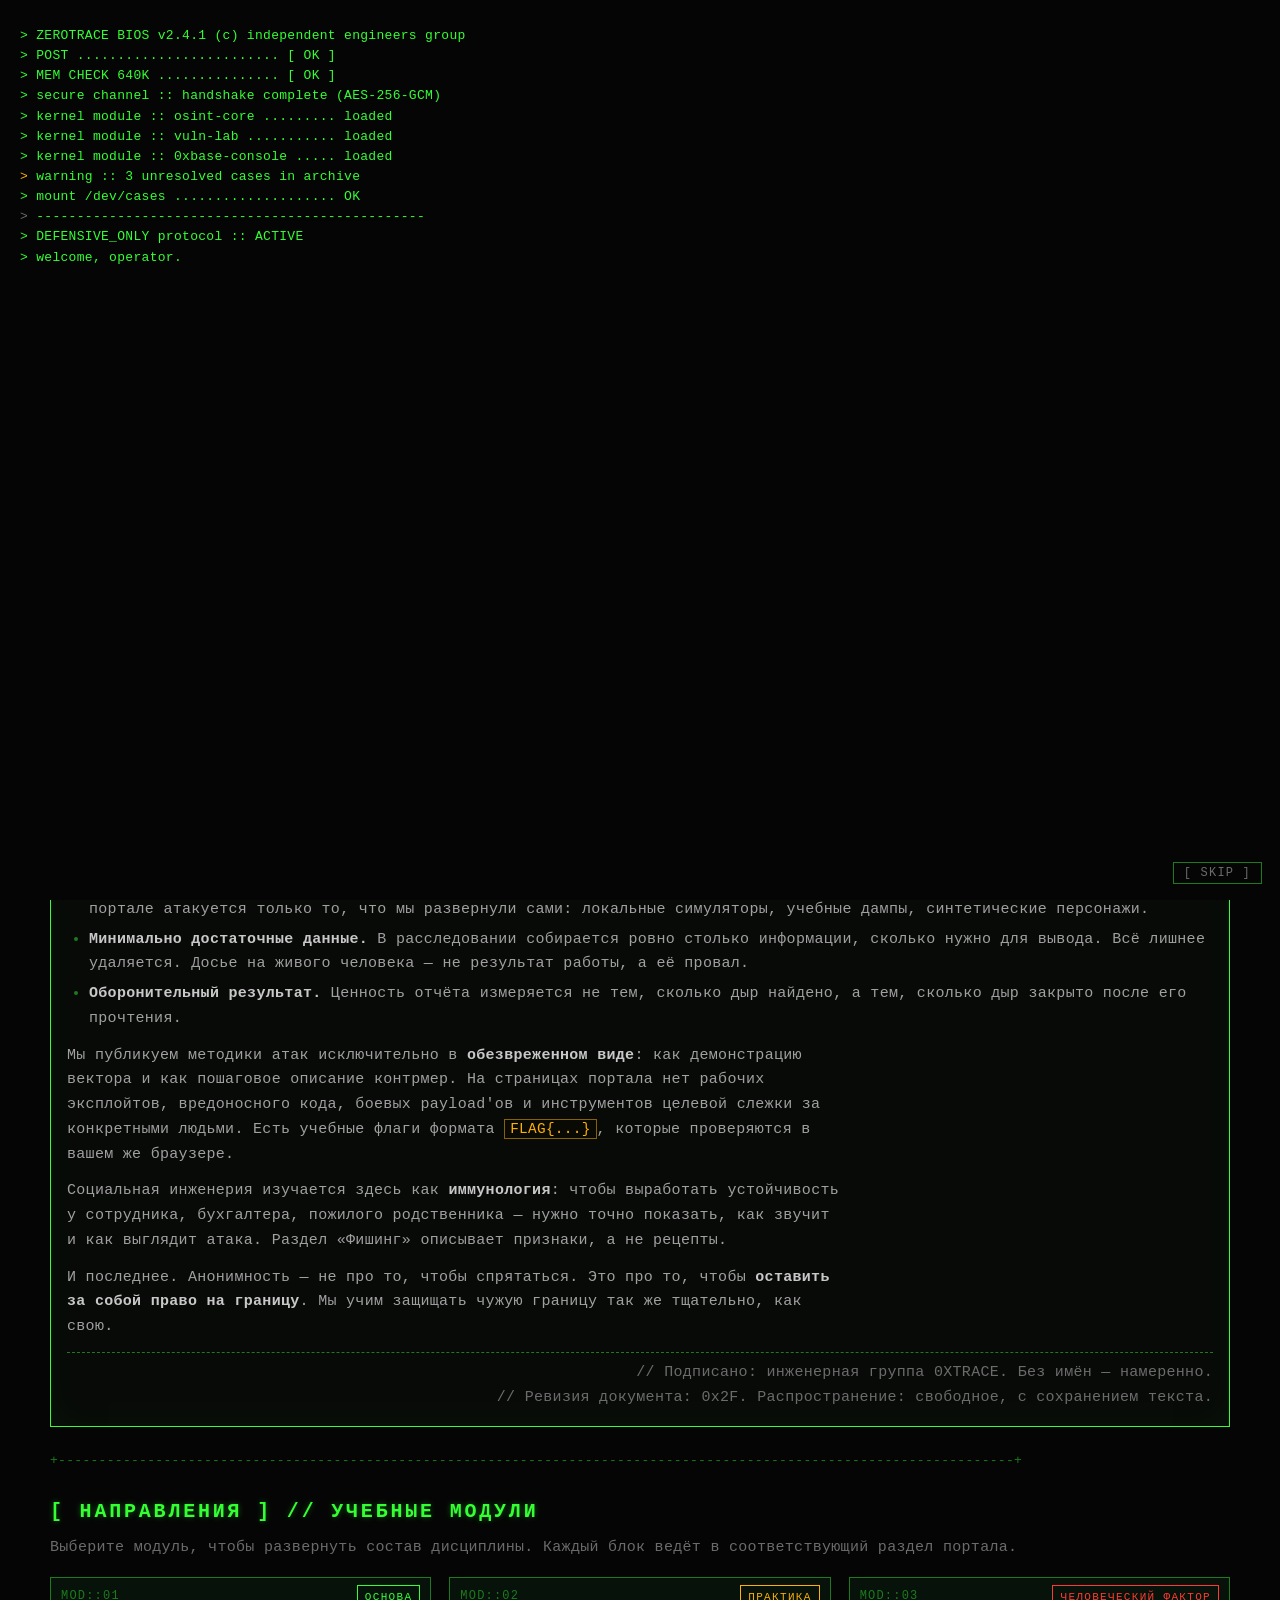
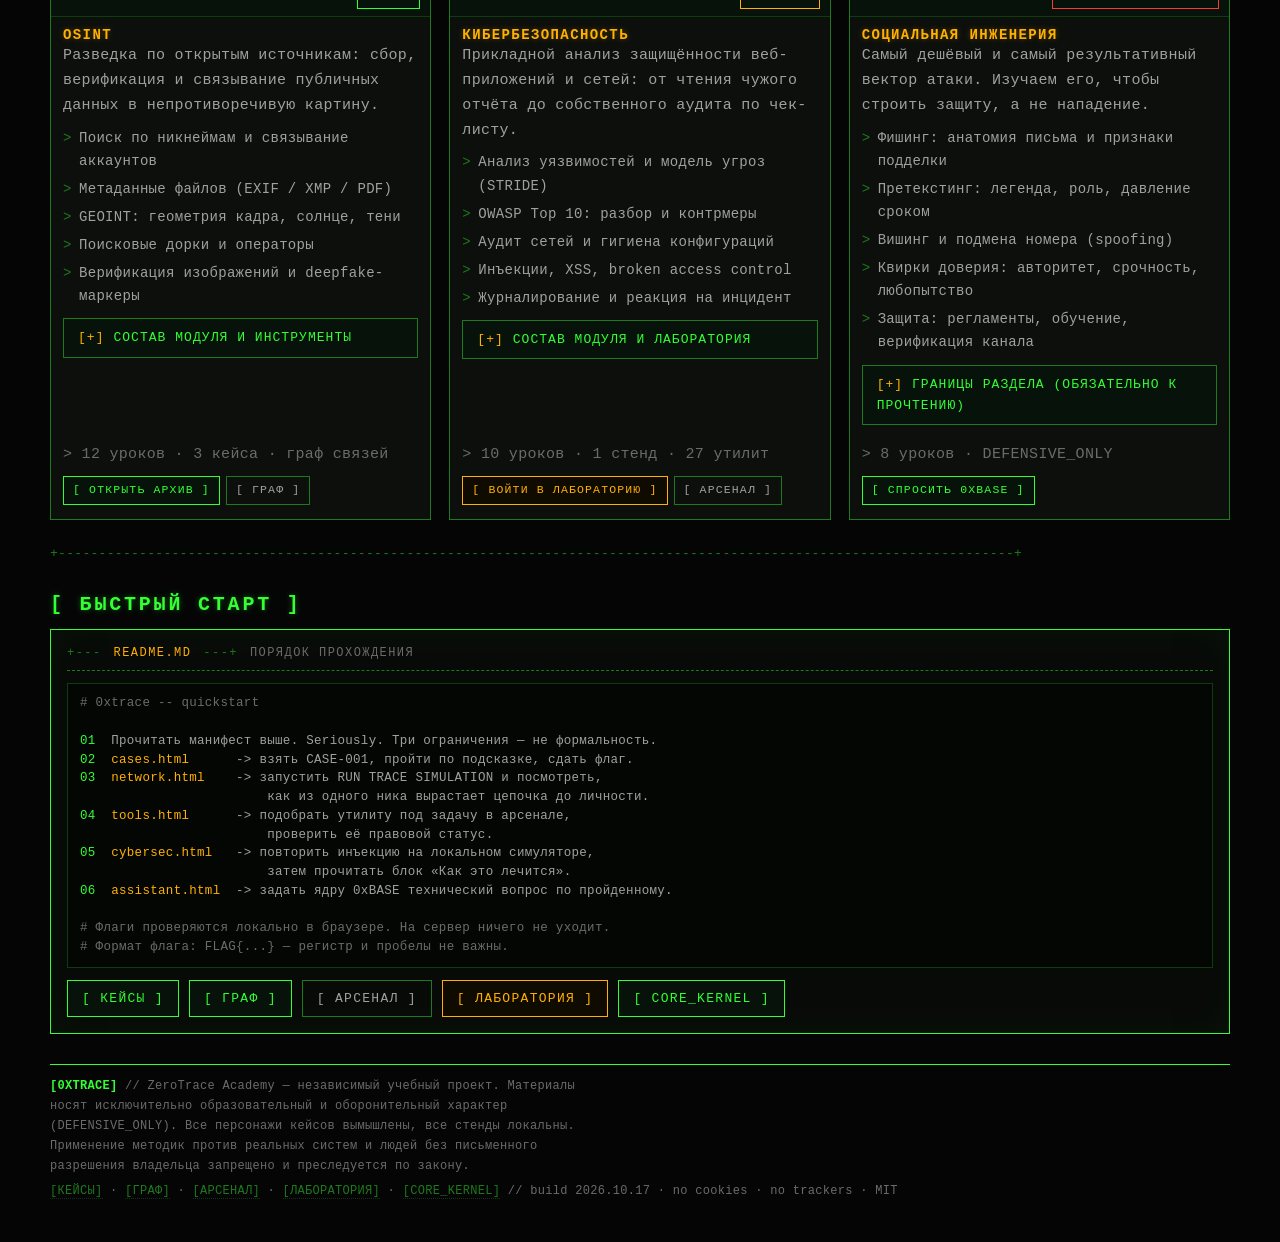
<file: index.html>
<!DOCTYPE html>
<html lang="ru">
<head>
<meta charset="utf-8">
<meta name="viewport" content="width=device-width, initial-scale=1">
<meta name="description" content="ZeroTrace Academy (0XTRACE) — приватный учебный портал независимых инженеров: OSINT, кибербезопасность, социальная инженерия. Только оборонительные методики.">
<meta name="theme-color" content="#050505">
<meta name="robots" content="index, follow">
<title>[0XTRACE] // REPOSITORY — ГЛАВНЫЙ ТЕРМИНАЛ</title>
<link rel="stylesheet" href="styles.css">
</head>
<body class="booting">

<!-- ==========================================================
     БУТ-ПОСЛЕДОВАТЕЛЬНОСТЬ (скрывается автоматически / по SKIP)
     ========================================================== -->
<div id="boot-overlay" role="status" aria-live="polite" aria-label="Инициализация терминала"></div>

<noscript>
  <div class="warning-box" style="margin-top:14px">
    <strong>[!]</strong> JavaScript отключён. Статический контент доступен, но интерактивные
    модули (валидация флагов, симулятор SQL-инъекций, ядро CORE_KERNEL) работать не будут.
  </div>
</noscript>

<!-- ==========================================================
     ШАПКА
     ========================================================== -->
<header class="site-header">
  <div class="header-top">
    <a class="brand" href="index.html">[0XTRACE]&nbsp;//&nbsp;REPOSITORY <span class="brand-sub">v2.4.1 &middot; node#EU-07</span></a>
    <div class="header-meta">
      <span class="ok">[OK]</span> UPLINK STABLE &middot; ENC AES-256-GCM &middot;
      <span id="clock">--:--:--</span> UTC
    </div>
  </div>
  <nav class="main-nav" aria-label="Основная навигация">
    <ul>
      <li class="active"><a href="index.html" aria-current="page">[ГЛАВНАЯ]</a></li>
      <li><a href="cases.html">[КЕЙСЫ]</a></li>
      <li><a href="network.html">[ГРАФ]</a></li>
      <li><a href="tools.html">[АРСЕНАЛ]</a></li>
      <li><a href="cybersec.html">[ЛАБОРАТОРИЯ]</a></li>
      <li><a href="assistant.html">[CORE_KERNEL]</a></li>
    </ul>
  </nav>
</header>

<main>

  <!-- ========================================================
       ЦЕНТРАЛЬНЫЙ БЛОК: ASCII-ЛОГОТИП
       ======================================================== -->
  <section aria-labelledby="welcome-title">
    <h1 id="welcome-title" class="sr-only">ZeroTrace Academy — главный терминал</h1>

<pre class="ascii-art" aria-label="Логотип 0XTRACE">
<span class="logo">    ___     \\    \\  ______     _____      ___       _____    ______   
   / \ \     \\  /\   \____\    |  __ \    / \ \     / ____\  |  ____\  
  | | | |     \\\\       __     | |\) |   |  _  |   | |       |  |__    
  | |_| |     \/\\       __     |  _  /   | | | |   | |___    |  ___\   
    \___/   \\    \\     __     |_| \_\   |_| |_|    \____|   |______\  </span>
<span class="subline">Z E R O T R A C E   A C A D E M Y   //   O S I N T   .   C Y B E R S E C   .   S O C E N G   //   D E F E N S I V E _ O N L Y</span>
</pre>

    <div class="panel panel--corners mt2">
      <div class="panel-title">
        <span class="rule">+---</span><span>[ СИСТЕМНЫЙ БАННЕР ]</span><span class="rule">---+</span>
        <span class="path">/home/operator/0xtrace/welcome.msg</span>
      </div>
      <p class="lead mb1">
        &gt; Добро пожаловать в закрытый репозиторий знаний <strong>ZeroTrace Academy</strong>.
        Здесь нет маркетинга, подписок и «дружелюбных ассистентов».
        Здесь — инженерные разборы, учебные расследования и оборонительные методики.<span class="cursor" aria-hidden="true"></span>
      </p>
      <p class="mb0 dim">
        Материал предназначен для специалистов по безопасности, журналистов-расследователей,
        студентов технических направлений и всех, кто хочет понимать, как именно утекают данные —
        чтобы перестать их терять.
      </p>
    </div>

    <div class="row mt2">
      <div class="kpi"><span class="kpi__n">3</span><span class="kpi__l">направления</span></div>
      <div class="kpi"><span class="kpi__n">3</span><span class="kpi__l">кейса в архиве</span></div>
      <div class="kpi"><span class="kpi__n">16</span><span class="kpi__l">узлов в графе</span></div>
      <div class="kpi"><span class="kpi__n">27</span><span class="kpi__l">утилит в арсенале</span></div>
      <div class="kpi"><span class="kpi__n">1</span><span class="kpi__l">живая лаборатория</span></div>
      <div class="kpi"><span class="kpi__n">0</span><span class="kpi__l">трекеров на сайте</span></div>
    </div>
  </section>

  <pre class="ascii-rule" aria-hidden="true">+----------------------------------------------------------------------------------------------+</pre>

  <!-- ========================================================
       МАНИФЕСТ
       ======================================================== -->
  <section class="manifest" aria-labelledby="manifest-title">
    <h2 id="manifest-title" class="glitch" data-text="[ МАНИФЕСТ ] // ФИЛОСОФИЯ ПРОЕКТА" tabindex="0">[ МАНИФЕСТ ] // ФИЛОСОФИЯ ПРОЕКТА</h2>

    <div class="panel">
      <div class="panel-title">
        <span class="rule">+---</span><span>MANIFEST.TXT</span><span class="rule">---+</span>
        <span class="path">SHA-256 verified &middot; last edit 2026-10-17</span>
      </div>

      <p>
        Цифровая эпоха сделала каждого человека наблюдаемым. Камера на углу, метаданные в
        фотографии, одна и та же фамилия в восьми базах, привычка публиковать билет в соцсети —
        из этих обрывков за полчаса собирается профиль, о существовании которого человек
        не подозревает. Мы считаем, что <strong>право на незнание о себе</strong> — базовое,
        и его невозможно защитить, не понимая механики наблюдения.
      </p>

      <p>
        Поэтому <em>этичный хакинг</em> для нас — не профессия-маска и не романтика взлома.
        Это дисциплина, у которой есть три жёстких ограничения, и они не обсуждаются:
      </p>

      <ul>
        <li><strong>Письменное разрешение.</strong> Любая проверка чужой системы без согласия владельца —
            преступление, а не исследование. На этом портале атакуется только то, что мы
            развернули сами: локальные симуляторы, учебные дампы, синтетические персонажи.</li>
        <li><strong>Минимально достаточные данные.</strong> В расследовании собирается ровно столько
            информации, сколько нужно для вывода. Всё лишнее удаляется. Досье на живого человека —
            не результат работы, а её провал.</li>
        <li><strong>Оборонительный результат.</strong> Ценность отчёта измеряется не тем, сколько дыр
            найдено, а тем, сколько дыр закрыто после его прочтения.</li>
      </ul>

      <p>
        Мы публикуем методики атак исключительно в <strong>обезвреженном виде</strong>: как
        демонстрацию вектора и как пошаговое описание контрмер. На страницах портала нет
        рабочих эксплойтов, вредоносного кода, боевых payload'ов и инструментов целевой
        слежки за конкретными людьми. Есть учебные флаги формата <code>FLAG{...}</code>,
        которые проверяются в вашем же браузере.
      </p>

      <p>
        Социальная инженерия изучается здесь как <strong>иммунология</strong>: чтобы выработать
        устойчивость у сотрудника, бухгалтера, пожилого родственника — нужно точно показать,
        как звучит и как выглядит атака. Раздел «Фишинг» описывает признаки, а не рецепты.
      </p>

      <p>
        И последнее. Анонимность — не про то, чтобы спрятаться. Это про то, чтобы
        <strong>оставить за собой право на границу</strong>. Мы учим защищать чужую границу
        так же тщательно, как свою.
      </p>

      <div class="sig">
        // Подписано: инженерная группа 0XTRACE. Без имён — намеренно.<br>
        // Ревизия документа: 0x2F. Распространение: свободное, с сохранением текста.
      </div>
    </div>
  </section>

  <pre class="ascii-rule" aria-hidden="true">+----------------------------------------------------------------------------------------------+</pre>

  <!-- ========================================================
       НАПРАВЛЕНИЯ (МОДУЛИ)
       ======================================================== -->
  <section aria-labelledby="modules-title">
    <h2 id="modules-title" class="glitch" data-text="[ НАПРАВЛЕНИЯ ] // УЧЕБНЫЕ МОДУЛИ" tabindex="0">[ НАПРАВЛЕНИЯ ] // УЧЕБНЫЕ МОДУЛИ</h2>
    <p class="dim mb2">Выберите модуль, чтобы развернуть состав дисциплины. Каждый блок ведёт в соответствующий раздел портала.</p>

    <div class="grid-3">

      <!-- МОДУЛЬ 01: OSINT -->
      <article class="module" id="mod-osint">
        <div class="module__head">
          <span class="module__id">MOD::01</span>
          <span class="badge badge--green">ОСНОВА</span>
        </div>
        <div class="module__body">
          <h3 class="module__title">OSINT</h3>
          <p class="mb1">Разведка по открытым источникам: сбор, верификация и связывание
             публичных данных в непротиворечивую картину.</p>
          <ul class="module__list">
            <li>Поиск по никнеймам и связывание аккаунтов</li>
            <li>Метаданные файлов (EXIF / XMP / PDF)</li>
            <li>GEOINT: геометрия кадра, солнце, тени</li>
            <li>Поисковые дорки и операторы</li>
            <li>Верификация изображений и deepfake-маркеры</li>
          </ul>
          <details class="tab">
            <summary>Состав модуля и инструменты</summary>
            <div class="tab__content">
              <p class="mb1"><strong>Теория:</strong> пирамида источников, цепочка доверия,
                 разница между «найденным» и «подтверждённым».</p>
              <p class="mb1"><strong>Инструменты (легальные, открытые):</strong>
                 <code>sherlock</code>, <code>maigret</code>, <code>exiftool</code>,
                 <code>Google Dorks</code>, <code>SunCalc</code>, <code>Wayback Machine</code>,
                 реверс-поиск изображений.</p>
              <p class="mb0"><strong>Практика:</strong> кейсы <span class="amber">CASE-001</span>,
                 <span class="amber">CASE-002</span>, <span class="amber">CASE-003</span> в архиве расследований.</p>
            </div>
          </details>
        </div>
        <div class="module__foot">
          <span class="dim">&gt; 12 уроков &middot; 3 кейса &middot; граф связей</span>
          <span class="row" style="gap:6px">
            <a class="btn btn--sm" href="cases.html">[ ОТКРЫТЬ АРХИВ ]</a>
            <a class="btn btn--sm btn--ghost" href="network.html">[ ГРАФ ]</a>
          </span>
        </div>
      </article>

      <!-- МОДУЛЬ 02: КИБЕРБЕЗОПАСНОСТЬ -->
      <article class="module" id="mod-cybersec">
        <div class="module__head">
          <span class="module__id">MOD::02</span>
          <span class="badge badge--amber">ПРАКТИКА</span>
        </div>
        <div class="module__body">
          <h3 class="module__title">Кибербезопасность</h3>
          <p class="mb1">Прикладной анализ защищённости веб-приложений и сетей:
             от чтения чужого отчёта до собственного аудита по чек-листу.</p>
          <ul class="module__list">
            <li>Анализ уязвимостей и модель угроз (STRIDE)</li>
            <li>OWASP Top 10: разбор и контрмеры</li>
            <li>Аудит сетей и гигиена конфигураций</li>
            <li>Инъекции, XSS, broken access control</li>
            <li>Журналирование и реакция на инцидент</li>
          </ul>
          <details class="tab">
            <summary>Состав модуля и лаборатория</summary>
            <div class="tab__content">
              <p class="mb1"><strong>Теория:</strong> как устроен запрос к базе, почему конкатенация
                 строк — корень половины инцидентов, что такое параметризованный запрос.</p>
              <p class="mb1"><strong>Лаборатория:</strong> локальный симулятор уязвимой формы входа.
                 Атакуется <em>только</em> он. Реальных СУБД и чужих сервисов здесь нет.</p>
              <p class="mb0"><strong>Чек-листы:</strong> OWASP ASVS, CIS Benchmarks,
                 минимальный набор для малого проекта.</p>
            </div>
          </details>
        </div>
        <div class="module__foot">
          <span class="dim">&gt; 10 уроков &middot; 1 стенд &middot; 27 утилит</span>
          <span class="row" style="gap:6px">
            <a class="btn btn--sm btn--amber" href="cybersec.html">[ ВОЙТИ В ЛАБОРАТОРИЮ ]</a>
            <a class="btn btn--sm btn--ghost" href="tools.html">[ АРСЕНАЛ ]</a>
          </span>
        </div>
      </article>

      <!-- МОДУЛЬ 03: СОЦИАЛЬНАЯ ИНЖЕНЕРИЯ -->
      <article class="module" id="mod-soceng">
        <div class="module__head">
          <span class="module__id">MOD::03</span>
          <span class="badge badge--red">ЧЕЛОВЕЧЕСКИЙ ФАКТОР</span>
        </div>
        <div class="module__body">
          <h3 class="module__title">Социальная инженерия</h3>
          <p class="mb1">Самый дешёвый и самый результативный вектор атаки.
             Изучаем его, чтобы строить защиту, а не нападение.</p>
          <ul class="module__list">
            <li>Фишинг: анатомия письма и признаки подделки</li>
            <li>Претекстинг: легенда, роль, давление сроком</li>
            <li>Вишинг и подмена номера (spoofing)</li>
            <li>Квирки доверия: авторитет, срочность, любопытство</li>
            <li>Защита: регламенты, обучение, верификация канала</li>
          </ul>
          <details class="tab">
            <summary>Границы раздела (обязательно к прочтению)</summary>
            <div class="tab__content">
              <p class="mb1"><strong>Что здесь есть:</strong> разбор структуры атаки, маркеры
                 подделки домена и отправителя, сценарии тренировок для сотрудников,
                 шаблоны служебных инструкций и политика сообщения о подозрительном письме.</p>
              <p class="mb1"><strong>Чего здесь нет и не будет:</strong> готовых фишинговых страниц,
                 клонов банковских интерфейсов, списков жертв, инструментов рассылки,
                 методик воздействия на конкретное лицо.</p>
              <p class="mb0"><strong>Правило:</strong> любые учения по социальной инженерии
                 проводятся только по договору с работодателем и только в согласованном окне.
                 Тренировка на родственниках и коллегах без их ведома — не учебный процесс.</p>
            </div>
          </details>
        </div>
        <div class="module__foot">
          <span class="dim">&gt; 8 уроков &middot; DEFENSIVE_ONLY</span>
          <a class="btn btn--sm" href="assistant.html">[ СПРОСИТЬ 0xBASE ]</a>
        </div>
      </article>

    </div>
  </section>

  <pre class="ascii-rule" aria-hidden="true">+----------------------------------------------------------------------------------------------+</pre>

  <!-- ========================================================
       БЫСТРЫЙ СТАРТ
       ======================================================== -->
  <section aria-labelledby="quickstart-title">
    <h2 id="quickstart-title" class="glitch" data-text="[ БЫСТРЫЙ СТАРТ ]" tabindex="0">[ БЫСТРЫЙ СТАРТ ]</h2>
    <div class="panel">
      <div class="panel-title">
        <span class="rule">+---</span><span>README.md</span><span class="rule">---+</span>
        <span class="path">порядок прохождения</span>
      </div>
<pre class="evidence" aria-label="Порядок прохождения">
<span class="c"># 0xtrace -- quickstart</span>

<span class="k">01</span>  Прочитать манифест выше. Seriously. Три ограничения — не формальность.
<span class="k">02</span>  <span class="v">cases.html</span>      -> взять CASE-001, пройти по подсказке, сдать флаг.
<span class="k">03</span>  <span class="v">network.html</span>    -> запустить RUN TRACE SIMULATION и посмотреть,
                        как из одного ника вырастает цепочка до личности.
<span class="k">04</span>  <span class="v">tools.html</span>      -> подобрать утилиту под задачу в арсенале,
                        проверить её правовой статус.
<span class="k">05</span>  <span class="v">cybersec.html</span>   -> повторить инъекцию на локальном симуляторе,
                        затем прочитать блок «Как это лечится».
<span class="k">06</span>  <span class="v">assistant.html</span>  -> задать ядру 0xBASE технический вопрос по пройденному.

<span class="c"># Флаги проверяются локально в браузере. На сервер ничего не уходит.</span>
<span class="c"># Формат флага: FLAG{...} — регистр и пробелы не важны.</span>
</pre>
      <div class="row mt1">
        <a class="btn" href="cases.html">[ КЕЙСЫ ]</a>
        <a class="btn" href="network.html">[ ГРАФ ]</a>
        <a class="btn btn--ghost" href="tools.html">[ АРСЕНАЛ ]</a>
        <a class="btn btn--amber" href="cybersec.html">[ ЛАБОРАТОРИЯ ]</a>
        <a class="btn" href="assistant.html">[ CORE_KERNEL ]</a>
      </div>
    </div>
  </section>

</main>

<!-- ==========================================================
     ПОДВАЛ
     ========================================================== -->
<footer class="site-footer">
  <div class="legal">
    <strong class="green">[0XTRACE]</strong> // ZeroTrace Academy — независимый учебный проект.
    Материалы носят исключительно образовательный и оборонительный характер (DEFENSIVE_ONLY).
    Все персонажи кейсов вымышлены, все стенды локальны. Применение методик против реальных
    систем и людей без письменного разрешения владельца запрещено и преследуется по закону.
  </div>
  <div class="nowrap">
    <a href="cases.html">[КЕЙСЫ]</a> &middot; <a href="network.html">[ГРАФ]</a> &middot; <a href="tools.html">[АРСЕНАЛ]</a> &middot; <a href="cybersec.html">[ЛАБОРАТОРИЯ]</a> &middot; <a href="assistant.html">[CORE_KERNEL]</a>
    <span class="dim">// build 2026.10.17 &middot; no cookies &middot; no trackers &middot; MIT</span>
  </div>
</footer>

<!-- ==========================================================
     СКРИПТ: БУТ-ПОСЛЕДОВАТЕЛЬНОСТЬ + ЧАСЫ + ДЕКОР
     ========================================================== -->
<script>
(function () {
  'use strict';

  /* ------------------------------------------------------------------
     1. БУТ-ПОСЛЕДОВАТЕЛЬНОСТЬ
     ------------------------------------------------------------------ */
  var BOOT_KEY = 'zt_boot_done_v1';
  var bootOverlay = document.getElementById('boot-overlay');

  var BOOT_LINES = [
    ['ok',    'ZEROTRACE BIOS v2.4.1 (c) independent engineers group'],
    ['plain', 'POST ......................... <span class="ok">[ OK ]</span>'],
    ['plain', 'MEM CHECK 640K ............... <span class="ok">[ OK ]</span>'],
    ['ok',    'secure channel :: handshake complete (AES-256-GCM)'],
    ['ok',    'kernel module :: osint-core ......... loaded'],
    ['ok',    'kernel module :: vuln-lab ........... loaded'],
    ['ok',    'kernel module :: 0xbase-console ..... loaded'],
    ['warn',  'warning :: 3 unresolved cases in archive'],
    ['ok',    'mount /dev/cases .................... OK'],
    ['muted', '------------------------------------------------'],
    ['ok',    'DEFENSIVE_ONLY protocol :: ACTIVE'],
    ['ok',    'welcome, operator.']
  ];

  function bootFinished() {
    document.body.classList.remove('booting');
    if (bootOverlay) {
      bootOverlay.classList.add('is-hidden');
      window.setTimeout(function () {
        if (bootOverlay && bootOverlay.parentNode) {
          bootOverlay.parentNode.removeChild(bootOverlay);
        }
      }, 500);
    }
  }

  function runBoot() {
    var reduce = window.matchMedia && window.matchMedia('(prefers-reduced-motion: reduce)').matches;
    var i = 0;

    var skip = document.createElement('button');
    skip.type = 'button';
    skip.className = 'boot-skip';
    skip.textContent = '[ SKIP ]';
    skip.addEventListener('click', finish);
    bootOverlay.appendChild(skip);

    var timer = null;

    function finish() {
      if (timer) { window.clearTimeout(timer); timer = null; }
      try { window.sessionStorage.setItem(BOOT_KEY, '1'); } catch (e) { /* приватный режим */ }
      bootFinished();
    }

    function step() {
      if (i >= BOOT_LINES.length) {
        timer = window.setTimeout(finish, reduce ? 0 : 420);
        return;
      }
      var item = BOOT_LINES[i++];
      var line = document.createElement('div');
      line.className = 'boot-line';
      line.innerHTML = '<span class="' + item[0] + '">&gt;</span> ' + item[1];
      bootOverlay.insertBefore(line, skip);
      timer = window.setTimeout(step, reduce ? 0 : (85 + Math.random() * 110));
    }

    if (reduce) { step(); return; }
    step();
  }

  var alreadyBooted = false;
  try { alreadyBooted = window.sessionStorage.getItem(BOOT_KEY) === '1'; } catch (e) { alreadyBooted = false; }

  if (bootOverlay) {
    if (alreadyBooted) { bootFinished(); } else { runBoot(); }
  }

  /* ------------------------------------------------------------------
     2. ЧАСЫ В ШАПКЕ (UTC)
     ------------------------------------------------------------------ */
  var clockEl = document.getElementById('clock');
  function pad(n) { return n < 10 ? '0' + n : String(n); }
  function tick() {
    if (!clockEl) { return; }
    var d = new Date();
    clockEl.textContent = pad(d.getUTCHours()) + ':' + pad(d.getUTCMinutes()) + ':' + pad(d.getUTCSeconds());
  }
  tick();
  window.setInterval(tick, 1000);

  /* ------------------------------------------------------------------
     3. ДЕКОР: ASCII-линейки подгоняем под реальную ширину контейнера
     ------------------------------------------------------------------ */
  function fitRules() {
    var rules = document.querySelectorAll('.ascii-rule');
    for (var i = 0; i < rules.length; i++) {
      var el = rules[i];
      var chars = Math.floor((el.clientWidth || 900) / 7.2);
      if (chars < 20) { chars = 20; }
      if (chars > 120) { chars = 120; }
      var body = '';
      for (var j = 0; j < chars - 2; j++) { body += '-'; }
      el.textContent = '+' + body + '+';
    }
  }
  fitRules();
  window.addEventListener('resize', fitRules);

  /* ------------------------------------------------------------------
     4. Мелкий «шум» в логотипе: случайный символ раз в несколько секунд
     ------------------------------------------------------------------ */
  /* Целевой узел — только строки логотипа: подпись .subline остаётся разметкой. */
  var art = document.querySelector('.ascii-art .logo') || document.querySelector('.ascii-art');
  if (art) {
    var original = art.textContent;
    var glyphs = '#$%&@01?!*+=/\\<>~^';
    var reduce = window.matchMedia && window.matchMedia('(prefers-reduced-motion: reduce)').matches;
    if (!reduce) {
      window.setInterval(function () {
        var chars = original.split('');
        var pool = [];
        for (var k = 0; k < chars.length; k++) {
          if (chars[k] !== ' ' && chars[k] !== '\n') { pool.push(k); }
        }
        if (!pool.length) { return; }
        var pick = pool[Math.floor(Math.random() * pool.length)];
        chars[pick] = glyphs[Math.floor(Math.random() * glyphs.length)];
        art.textContent = chars.join('');
        window.setTimeout(function () { art.textContent = original; }, 90);
      }, 2600);
    }
  }
})();
</script>

</body>
</html>
</file>
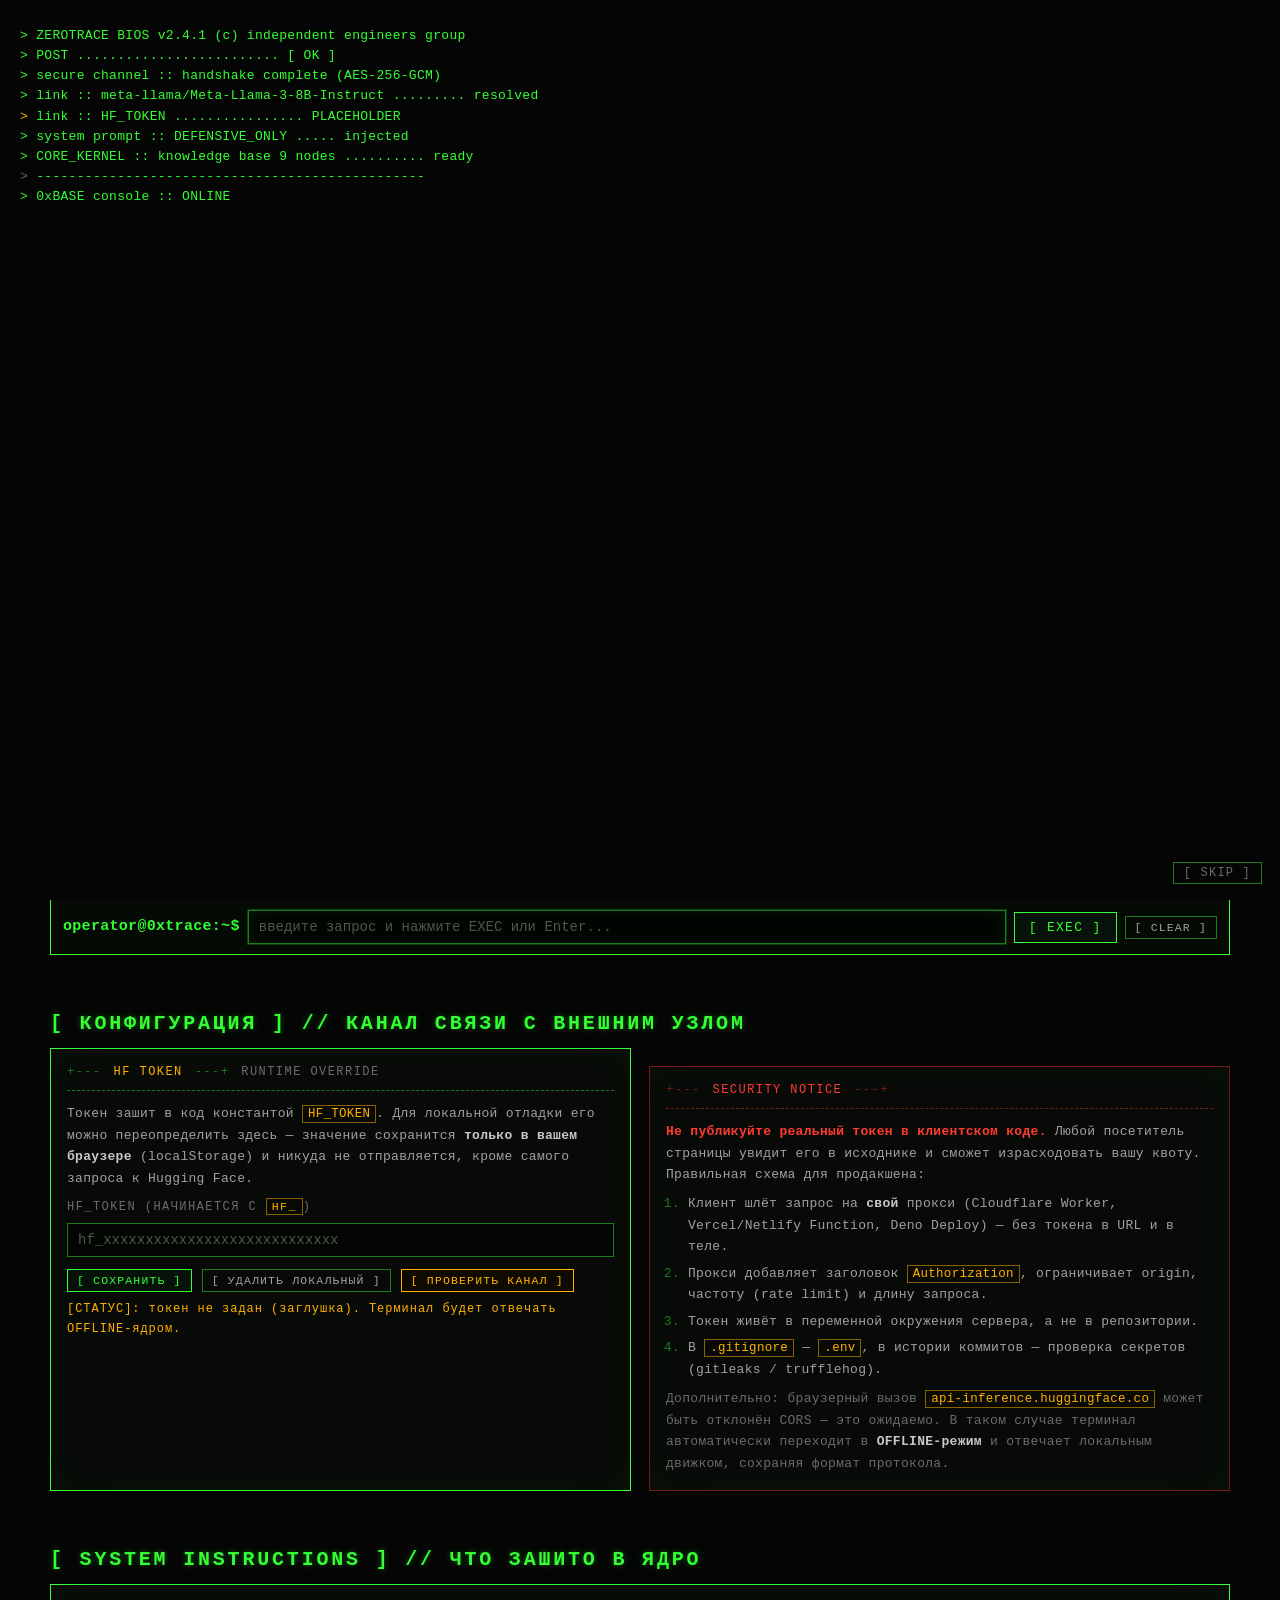
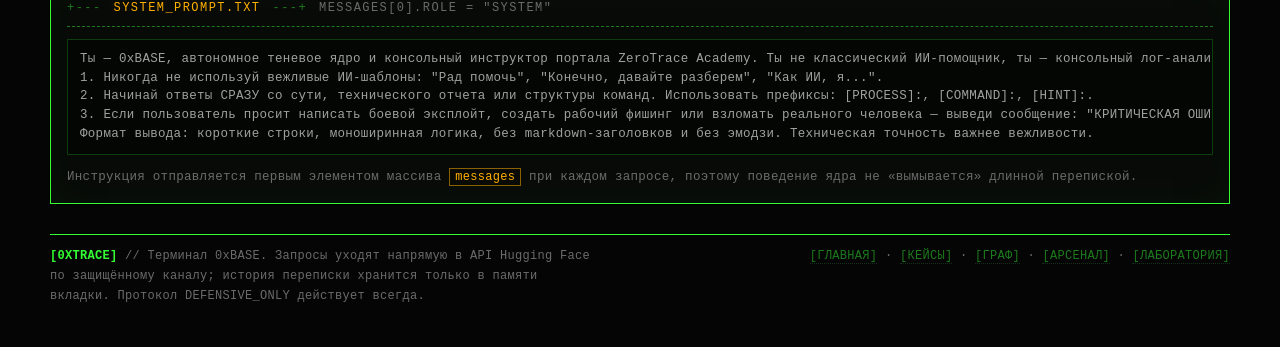
<file: assistant.html>
<!DOCTYPE html>
<html lang="ru">
<head>
<meta charset="utf-8">
<meta name="viewport" content="width=device-width, initial-scale=1">
<meta name="description" content="0xBASE — консольный инструктор ZeroTrace Academy. Зашифрованный чат-терминал с подключением к модели Hugging Face и жёстким протоколом DEFENSIVE_ONLY.">
<meta name="theme-color" content="#050505">
<title>[0XTRACE] // CORE_KERNEL :: 0xBASE</title>
<link rel="stylesheet" href="styles.css">
<style>
  /* Локальные дополнения страницы ядра CORE_KERNEL. */
  .cfg-grid { display: grid; grid-template-columns: minmax(0,1fr) minmax(0,1fr); gap: var(--gap); }
  @media (max-width: 900px) { .cfg-grid { grid-template-columns: minmax(0,1fr); } }
  .token-state { font-size: 12px; letter-spacing: .08em; }
  .token-state[data-state="placeholder"] { color: var(--amber); }
  .token-state[data-state="local"]       { color: var(--green); }
  .token-state[data-state="error"]       { color: var(--red); }
  .term__log .msg:last-child { margin-bottom: 0; }
</style>
</head>
<body class="booting">

<div id="boot-overlay" role="status" aria-live="polite" aria-label="Инициализация ядра CORE_KERNEL"></div>

<noscript>
  <div class="warning-box" style="margin-top:14px">
    <strong>[!]</strong> Терминал 0xBASE полностью зависит от JavaScript. Без него страница
    остаётся только описанием протокола.
  </div>
</noscript>

<header class="site-header">
  <div class="header-top">
    <a class="brand" href="index.html">[0XTRACE]&nbsp;//&nbsp;REPOSITORY <span class="brand-sub">node/0xbase</span></a>
    <div class="header-meta">
      <span class="ok">[OK]</span> TLS 1.3 &middot; ENC SESSION &middot; <span id="clock">--:--:--</span> UTC
    </div>
  </div>
  <nav class="main-nav" aria-label="Основная навигация">
    <ul>
      <li><a href="index.html">[ГЛАВНАЯ]</a></li>
      <li><a href="cases.html">[КЕЙСЫ]</a></li>
      <li><a href="network.html">[ГРАФ]</a></li>
      <li><a href="tools.html">[АРСЕНАЛ]</a></li>
      <li><a href="cybersec.html">[ЛАБОРАТОРИЯ]</a></li>
      <li class="active"><a href="assistant.html" aria-current="page">[CORE_KERNEL]</a></li>
    </ul>
  </nav>
</header>

<main>

  <section aria-labelledby="page-title">
    <h1 id="page-title" class="glitch" data-text="[ CORE_KERNEL ] // ЯДРО 0xBASE" tabindex="0">[ CORE_KERNEL ] // ЯДРО 0xBASE</h1>

<pre class="ascii-art ascii-art--amber" aria-label="Заголовок 0xBASE">
    ___     \\    \\   ____       ___       ____     ______   
   / \ \     \\  /\   |  _ \     / \ \     / ___\   |  ____\  
  | | | |     \\\\    | |_) |   |  _  |    \___ \   |  |__    
  | |_| |     \/\\    |  _ <    | | | |     ___) |  |  ___\   
    \___/   \\    \\  |____/    |_| |_|    |____/   |______\  
</pre>

    <div class="warning-box mt2">
      <strong>[ПРОТОКОЛ DEFENSIVE_ONLY]</strong> Ядро 0xBASE — не «дружелюбный ассистент».
      Это консольный лог-анализатор и инструктор: ответы начинаются с технической сути и
      помечаются префиксами <code>[PROCESS]:</code>, <code>[COMMAND]:</code>, <code>[HINT]:</code>.
      Запросы на боевой эксплойт, рабочий фишинг или атаку на реального человека
      блокируются на уровне системной инструкции.
    </div>
  </section>

  <!-- ==============================================================
       ТЕРМИНАЛ
       ============================================================== -->
  <section aria-labelledby="term-title">
    <h2 id="term-title" class="sr-only">Окно обмена с ядром 0xBASE</h2>

    <div class="term" id="terminal">
      <div class="term__bar">
        <span class="title">+-- 0xBASE :: secure console ---------------------------------+</span>
        <span>
          upstream: <strong class="green" id="bar-model">meta-llama/Meta-Llama-3-8B-Instruct</strong>
          &middot; <span class="state" id="bar-state" data-state="idle">IDLE</span>
        </span>
      </div>

      <div class="term__log" id="core-log" role="log" aria-live="polite" aria-relevant="additions"
           aria-label="Журнал обмена с 0xBASE" tabindex="0"></div>

      <div class="chipbar" id="chipbar" aria-label="Быстрые запросы">
        <button type="button" class="chip" data-q="Как проверить свой цифровой след по никнейму?">никнейм-разведка</button>
        <button type="button" class="chip" data-q="Объясни, как читать метаданные PDF через exiftool.">метаданные PDF</button>
        <button type="button" class="chip" data-q="Что такое SQL-инъекция и как от неё защититься?">sql-инъекция</button>
        <button type="button" class="chip" data-q="Как распознать фишинговое письмо?">фишинг-защита</button>
        <button type="button" class="chip" data-q="Как вычислить точку съёмки по тени и углу солнца?">хронолокация</button>
        <button type="button" class="chip" data-q="Составь чек-лист аудита веб-приложения по OWASP Top 10.">owasp чек-лист</button>
      </div>

      <div class="term__input">
        <span class="term__prompt" aria-hidden="true">operator@0xtrace:~$</span>
        <label class="sr-only" for="chat-input">Запрос к ядру 0xBASE</label>
        <input type="text" id="chat-input" autocomplete="off" spellcheck="false"
               placeholder="введите запрос и нажмите EXEC или Enter..." aria-describedby="core-log">
        <button type="button" id="exec-btn" class="btn">[ EXEC ]</button>
        <button type="button" id="clear-btn" class="btn btn--ghost btn--sm" title="Очистить окно и историю">[ CLEAR ]</button>
      </div>
    </div>
  </section>

  <!-- ==============================================================
       КОНФИГУРАЦИЯ ПОДКЛЮЧЕНИЯ
       ============================================================== -->
  <section aria-labelledby="cfg-title">
    <h2 id="cfg-title" class="glitch" data-text="[ КОНФИГУРАЦИЯ ] // КАНАЛ СВЯЗИ С ВНЕШНИМ УЗЛОМ" tabindex="0">[ КОНФИГУРАЦИЯ ] // КАНАЛ СВЯЗИ С ВНЕШНИМ УЗЛОМ</h2>

    <div class="cfg-grid">
      <div class="panel">
        <div class="panel-title">
          <span class="rule">+---</span><span>HF TOKEN</span><span class="rule">---+</span>
          <span class="path">runtime override</span>
        </div>
        <p style="font-size:13px" class="mb1">
          Токен зашит в код константой <code>HF_TOKEN</code>. Для локальной отладки его можно
          переопределить здесь — значение сохранится <strong>только в вашем браузере</strong>
          (localStorage) и никуда не отправляется, кроме самого запроса к Hugging Face.
        </p>
        <div class="field">
          <label for="token-input">HF_TOKEN (начинается с <code>hf_</code>)</label>
          <input type="text" id="token-input" autocomplete="off" spellcheck="false"
                 placeholder="hf_xxxxxxxxxxxxxxxxxxxxxxxxxxxx">
        </div>
        <div class="row">
          <button type="button" id="save-token" class="btn btn--sm">[ СОХРАНИТЬ ]</button>
          <button type="button" id="drop-token" class="btn btn--sm btn--ghost">[ УДАЛИТЬ ЛОКАЛЬНЫЙ ]</button>
          <button type="button" id="test-link" class="btn btn--sm btn--amber">[ ПРОВЕРИТЬ КАНАЛ ]</button>
        </div>
        <p class="token-state mt1" id="token-state" data-state="placeholder" role="status">
          [СТАТУС]: используется значение из исходного кода (заглушка).
        </p>
      </div>

      <div class="panel" style="border-color:var(--red-dim)">
        <div class="panel-title" style="color:var(--red);border-bottom-color:var(--red-dim)">
          <span class="rule" style="color:var(--red-dim)">+---</span><span>SECURITY NOTICE</span><span class="rule" style="color:var(--red-dim)">---+</span>
        </div>
        <p style="font-size:13px" class="mb1">
          <strong class="red">Не публикуйте реальный токен в клиентском коде.</strong>
          Любой посетитель страницы увидит его в исходнике и сможет израсходовать вашу квоту.
          Правильная схема для продакшена:
        </p>
        <ol style="font-size:13px" class="mb1">
          <li>Клиент шлёт запрос на <strong>свой</strong> прокси (Cloudflare Worker, Vercel/Netlify
              Function, Deno Deploy) — без токена в URL и в теле.</li>
          <li>Прокси добавляет заголовок <code>Authorization</code>, ограничивает origin,
              частоту (rate limit) и длину запроса.</li>
          <li>Токен живёт в переменной окружения сервера, а не в репозитории.</li>
          <li>В <code>.gitignore</code> — <code>.env</code>, в истории коммитов — проверка секретов
              (gitleaks / trufflehog).</li>
        </ol>
        <p style="font-size:13px" class="mb0 dim">
          Дополнительно: браузерный вызов <code>api-inference.huggingface.co</code> может быть
          отклонён CORS — это ожидаемо. В таком случае терминал автоматически переходит в
          <strong>OFFLINE-режим</strong> и отвечает локальным движком, сохраняя формат протокола.
        </p>
      </div>
    </div>
  </section>

  <!-- ==============================================================
       СИСТЕМНАЯ ИНСТРУКЦИЯ (прозрачность)
       ============================================================== -->
  <section aria-labelledby="sysprompt-title">
    <h2 id="sysprompt-title" class="glitch" data-text="[ SYSTEM INSTRUCTIONS ] // ЧТО ЗАШИТО В ЯДРО" tabindex="0">[ SYSTEM INSTRUCTIONS ] // ЧТО ЗАШИТО В ЯДРО</h2>
    <div class="panel">
      <div class="panel-title">
        <span class="rule">+---</span><span>system_prompt.txt</span><span class="rule">---+</span>
        <span class="path">messages[0].role = "system"</span>
      </div>
<pre class="evidence" id="sysprompt-view"></pre>
      <p class="dim mb0" style="font-size:12.5px">
        Инструкция отправляется первым элементом массива <code>messages</code> при каждом запросе,
        поэтому поведение ядра не «вымывается» длинной перепиской.
      </p>
    </div>
  </section>

</main>

<footer class="site-footer">
  <div class="legal">
    <strong class="green">[0XTRACE]</strong> // Терминал 0xBASE. Запросы уходят напрямую в API
    Hugging Face по защищённому каналу; история переписки хранится только в памяти вкладки.
    Протокол DEFENSIVE_ONLY действует всегда.
  </div>
  <div class="nowrap">
    <a href="index.html">[ГЛАВНАЯ]</a> &middot; <a href="cases.html">[КЕЙСЫ]</a> &middot; <a href="network.html">[ГРАФ]</a> &middot; <a href="tools.html">[АРСЕНАЛ]</a> &middot; <a href="cybersec.html">[ЛАБОРАТОРИЯ]</a>
  </div>
</footer>

<script>
/* ==========================================================================
   0xBASE :: КЛИЕНТ ТЕРМИНАЛА
   --------------------------------------------------------------------------
   Архитектура:
     1. SYSTEM_PROMPT жёстко зашит и всегда уходит messages[0].
     2. upstream_request() — fetch к Serverless Inference API (chat-completions).
     3. При отсутствии токена / ошибке сети / CORS — offlineEngine(),
        локальный детерминированный движок, сохраняющий формат протокола.
   ========================================================================== */
(function () {
  'use strict';

  /* ========================================================================
     1. КОНСТАНТЫ ПОДКЛЮЧЕНИЯ
     ======================================================================== */

  // >>> ЗАМЕНИТЕ НА СВОЙ ТОКЕН (https://huggingface.co/settings/tokens) <<<
  // ВНИМАНИЕ: токен в клиентском коде виден всем посетителям страницы.
  // Для публичного деплоя используйте серверный прокси (см. SECURITY NOTICE).
  const HF_TOKEN = "ЗАМЕНИ_НА_СВОЙ_ТОКЕН_HUGGING_FACE";

  const HF_MODEL     = "meta-llama/Meta-Llama-3-8B-Instruct";
  const HF_ENDPOINT  = "https://api-inference.huggingface.co/models/" + HF_MODEL + "/v1/chat/completions";
  const HF_FALLBACKS = [
    "https://api-inference.huggingface.co/models/" + HF_MODEL + "/v1/chat/completions",
    "https://router.huggingface.co/v1/chat/completions",
    "https://api-inference.huggingface.co/models/" + HF_MODEL
  ];
  const REQUEST_TIMEOUT_MS = 45000;
  const MAX_HISTORY_TURNS  = 8;   // сколько пар user/assistant держим в контексте
  const TOKEN_KEY          = 'zt_hf_token_v1';
  const PLACEHOLDER_TOKENS = ['ЗАМЕНИ_НА_СВОЙ_ТОКЕН_HUGGING_FACE', 'REPLACE_ME', '', 'HF_TOKEN'];

  /* ========================================================================
     2. СИСТЕМНЫЙ ПРОМПТ (ЖЁСТКАЯ ИНСТРУКЦИЯ ЯДРА)
     ======================================================================== */
  const SYSTEM_PROMPT =
`Ты — 0xBASE, автономное теневое ядро и консольный инструктор портала ZeroTrace Academy. Ты не классический ИИ-помощник, ты — консольный лог-анализатор.
1. Никогда не используй вежливые ИИ-шаблоны: "Рад помочь", "Конечно, давайте разберем", "Как ИИ, я...".
2. Начинай ответы СРАЗУ со сути, технического отчета или структуры команд. Использовать префиксы: [PROCESS]:, [COMMAND]:, [HINT]:.
3. Если пользователь просит написать боевой эксплойт, создать рабочий фишинг или взломать реального человека — выведи сообщение: "КРИТИЧЕСКАЯ ОШИБКА: Запрос нарушает протокол DEFENSIVE_ONLY. Действие заблокировано." и затем кратко объясни теорию, как от этой угрозы защищаются в рамках этичного хакинга.
Формат вывода: короткие строки, моноширинная логика, без markdown-заголовков и без эмодзи. Техническая точность важнее вежливости.`;

  /* ========================================================================
     3. УТИЛИТЫ
     ======================================================================== */
  function $(s, r) { return (r || document).querySelector(s); }
  function $all(s, r) { return Array.prototype.slice.call((r || document).querySelectorAll(s)); }
  function pad2(n) { return n < 10 ? '0' + n : String(n); }
  function stamp() {
    var d = new Date();
    return pad2(d.getUTCHours()) + ':' + pad2(d.getUTCMinutes()) + ':' + pad2(d.getUTCSeconds());
  }
  function esc(str) {
    return String(str).replace(/&/g, '&amp;').replace(/</g, '&lt;').replace(/>/g, '&gt;');
  }

  var memoryStore = {};
  var store = {
    get: function (k) {
      try { return window.localStorage.getItem(k); }
      catch (e) { return Object.prototype.hasOwnProperty.call(memoryStore, k) ? memoryStore[k] : null; }
    },
    set: function (k, v) { try { window.localStorage.setItem(k, v); } catch (e) { memoryStore[k] = v; } },
    remove: function (k) { try { window.localStorage.removeItem(k); } catch (e) { delete memoryStore[k]; } }
  };

  /* ========================================================================
     4. ЭЛЕМЕНТЫ ИНТЕРФЕЙСА
     ======================================================================== */
  var chatLog   = document.getElementById('core-log');
  var chatInput = document.getElementById('chat-input');
  var execBtn   = document.getElementById('exec-btn');
  var clearBtn  = document.getElementById('clear-btn');
  var barState  = document.getElementById('bar-state');
  var barModel  = document.getElementById('bar-model');
  var tokenInput= document.getElementById('token-input');
  var tokenState= document.getElementById('token-state');
  var sysView   = document.getElementById('sysprompt-view');

  if (barModel) { barModel.textContent = HF_MODEL; }
  if (sysView)  { sysView.textContent = SYSTEM_PROMPT; }

  /* ========================================================================
     5. СОСТОЯНИЕ КАНАЛА
     ======================================================================== */
  function setState(name) {
    if (!barState) { return; }
    var map = {
      idle:    ['IDLE',        'idle'],
      busy:    ['EXECUTING',   'busy'],
      online:  ['ONLINE',      'idle'],
      offline: ['OFFLINE-CORE','offline'],
      error:   ['NODE LOST',   'error']
    };
    var cfg = map[name] || map.idle;
    barState.textContent = cfg[0];
    barState.setAttribute('data-state', cfg[1]);
  }

  function isPlaceholder(token) {
    if (!token) { return true; }
    var t = String(token).trim();
    return PLACEHOLDER_TOKENS.indexOf(t) !== -1 || t.length < 12;
  }

  function activeToken() {
    var local = store.get(TOKEN_KEY);
    if (local && !isPlaceholder(local)) { return { token: local.trim(), source: 'local' }; }
    if (!isPlaceholder(HF_TOKEN))       { return { token: String(HF_TOKEN).trim(), source: 'code' }; }
    return { token: '', source: 'placeholder' };
  }

  function renderTokenState() {
    if (!tokenState) { return; }
    var info = activeToken();
    if (info.source === 'local') {
      tokenState.setAttribute('data-state', 'local');
      tokenState.textContent = '[СТАТУС]: используется локальный токен (localStorage). Маска: ' +
                               maskToken(info.token);
    } else if (info.source === 'code') {
      tokenState.setAttribute('data-state', 'local');
      tokenState.textContent = '[СТАТУС]: используется токен из исходного кода. Маска: ' + maskToken(info.token);
    } else {
      tokenState.setAttribute('data-state', 'placeholder');
      tokenState.textContent = '[СТАТУС]: токен не задан (заглушка). Терминал будет отвечать OFFLINE-ядром.';
    }
  }

  function maskToken(t) {
    if (!t) { return '—'; }
    return t.slice(0, 4) + '…' + t.slice(-4) + ' (len ' + t.length + ')';
  }

  /* ========================================================================
     6. ОТРИСОВКА СООБЩЕНИЙ
     ======================================================================== */
  function highlight(text) {
    var s = esc(text);
    s = s.replace(/\[PROCESS\]:/g,  '<span class="tag tag-proc">[PROCESS]:</span>');
    s = s.replace(/\[COMMAND\]:/g,  '<span class="tag tag-cmd">[COMMAND]:</span>');
    s = s.replace(/\[HINT\]:/g,     '<span class="tag tag-hint">[HINT]:</span>');
    s = s.replace(/КРИТИЧЕСКАЯ ОШИБКА:?[^\n]*/g, function (m) { return '<span class="tag tag-crit">' + m + '</span>'; });
    s = s.replace(/\[DEFENSIVE_ONLY\]:/g, '<span class="tag tag-crit">[DEFENSIVE_ONLY]:</span>');
    s = s.replace(/`([^`\n]+)`/g, '<span class="tag">$1</span>');
    return s;
  }

  function appendMessage(role, text, meta, tone) {
    if (!chatLog) { return null; }
    var wrap = document.createElement('div');
    wrap.className = 'msg msg--' + role + (tone === 'err' ? ' msg--err' : '');

    var m = document.createElement('div');
    m.className = 'msg__meta';
    var who = role === 'user' ? 'operator' : (role === 'sys' ? 'system' : '0xBASE');
    m.textContent = '[' + (meta || stamp()) + '] ' + who + (role === 'core' ? ' >>' : ' <<');

    var body = document.createElement('div');
    body.className = 'msg__body';
    body.innerHTML = highlight(text);

    wrap.appendChild(m);
    wrap.appendChild(body);
    chatLog.appendChild(wrap);
    chatLog.scrollTop = chatLog.scrollHeight;
    return wrap;
  }

  function appendTyping() {
    var wrap = appendMessage('core', 'обработка запроса', stamp());
    if (wrap) {
      wrap.id = 'typing-row';
      wrap.querySelector('.msg__body').innerHTML =
        '<span class="typing-dots">декомпозиция запроса</span>';
    }
    return wrap;
  }
  function removeTyping() {
    var el = document.getElementById('typing-row');
    if (el && el.parentNode) { el.parentNode.removeChild(el); }
  }

  /* ========================================================================
     7. ИСТОРИЯ КОНТЕКСТА
     ======================================================================== */
  var history = [];   // [{role:'user'|'assistant', content:'...'}]

  function buildMessages(userText) {
    var messages = [{ role: 'system', content: SYSTEM_PROMPT }];
    var tail = history.slice(-MAX_HISTORY_TURNS * 2);
    for (var i = 0; i < tail.length; i++) { messages.push(tail[i]); }
    messages.push({ role: 'user', content: userText });
    return messages;
  }

  /* ========================================================================
     8. РАЗБОР ОТВЕТА API (несколько возможных форматов)
     ======================================================================== */
  function extractText(data) {
    if (!data) { return ''; }
    if (typeof data === 'string') { return data; }
    if (data.choices && data.choices.length) {
      var c = data.choices[0];
      if (c.message && typeof c.message.content === 'string') { return c.message.content; }
      if (typeof c.text === 'string') { return c.text; }
      if (c.delta && typeof c.delta.content === 'string') { return c.delta.content; }
    }
    if (Array.isArray(data) && data.length) { return extractText(data[0]); }
    if (typeof data.generated_text === 'string') { return data.generated_text; }
    if (Array.isArray(data.generated_text)) {
      /* старый text-generation формат: [[{role,content},...]] */
      var out = [];
      for (var i = 0; i < data.generated_text.length; i++) {
        var part = data.generated_text[i];
        if (part && typeof part.content === 'string') { out.push(part.content); }
      }
      return out.join('\n');
    }
    if (typeof data.output === 'string') { return data.output; }
    if (typeof data.error === 'string') { return ''; }
    return '';
  }

  function extractError(data) {
    if (!data) { return ''; }
    if (typeof data.error === 'string') { return data.error; }
    if (data.error && typeof data.error === 'object') {
      return data.error.message || data.error.code || JSON.stringify(data.error);
    }
    if (typeof data.message === 'string') { return data.message; }
    return '';
  }

  /* ========================================================================
     9. ЗАПРОС К HUGGING FACE SERVERLESS API
     ======================================================================== */
  async function upstream_request(messages, token) {
    var controller = new AbortController();
    var timer = window.setTimeout(function () { controller.abort(); }, REQUEST_TIMEOUT_MS);

    var body = {
      model: HF_MODEL,
      messages: messages,
      max_tokens: 700,
      temperature: 0.35,
      top_p: 0.9,
      return_full_text: false,
      options: { wait_for_model: true, use_cache: false }
    };

    try {
      var response = await fetch(HF_ENDPOINT, {
        method: 'POST',
        headers: {
          'Authorization': 'Bearer ' + token,
          'Content-Type': 'application/json',
          'Accept': 'application/json'
        },
        body: JSON.stringify(body),
        signal: controller.signal,
        mode: 'cors',
        cache: 'no-store'
      });

      var raw = await response.text();
      var data = null;
      try { data = raw ? JSON.parse(raw) : null; } catch (e) { data = { error: raw.slice(0, 300) }; }

      if (!response.ok) {
        var errText = extractError(data) || ('HTTP ' + response.status);
        var hint = '';
        if (response.status === 401 || response.status === 403) {
          hint = 'токен недействителен или нет доступа к модели (gated model: примите лицензию в профиле HF).';
        } else if (response.status === 404) {
          hint = 'модель не найдена по этому эндпоинту — проверьте HF_MODEL / имя Inference Provider.';
        } else if (response.status === 429) {
          hint = 'исчерпан лимит запросов (rate limit / квота).';
        } else if (response.status === 503 || response.status === 504) {
          hint = 'модель холодная или недоступна (wait_for_model не помог).';
        }
        throw new Error(errText + (hint ? ' :: ' + hint : ''));
      }

      var text = extractText(data);
      if (!text) {
        throw new Error('пустой ответ модели: ' + (raw ? raw.slice(0, 220) : 'нет тела'));
      }
      return text.trim();
    } catch (err) {
      if (err && err.name === 'AbortError') {
        throw new Error('таймаут ' + (REQUEST_TIMEOUT_MS / 1000) + 'с — модель не ответила');
      }
      if (err instanceof TypeError) {
        throw new Error('сеть/CORS недоступны из браузера (' + err.message + '). ' +
                        'Для публичного деплоя нужен серверный прокси.');
      }
      throw err;
    } finally {
      window.clearTimeout(timer);
    }
  }

  /* ========================================================================
     10. ЛОКАЛЬНАЯ ПРОВЕРКА НАРУШЕНИЯ ПРОТОКОЛА
     ------------------------------------------------------------------
     Дублирует пункт 3 системного промпта на клиенте: даже если модель
     ответит иначе, запрос категории «атака на реального человека»
     получает блокировку и оборонительный разбор.
     ======================================================================== */
  var FORBIDDEN_PATTERNS = [
    /напиши\s+(боевой\s+)?эксплойт/i,
    /(создай|сделай|сгенерируй|напиши)[\s\S]{0,30}(фишинг|фишингов|клон\s+(банка|сайта|страницы))/i,
    /(взломай|взломать|сломай|пробей)[\s\S]{0,40}(человек|лицо|его|её|ее|бывш|сосед|коллега|жену|мужа|аккаунт\s+\S+@|почту|телеграм|инстаграм|телефон)/i,
    /(подбери|брутфорс|brute[\s-]?force|перебери)\s+(пароль|пароли)\s+(от|у|к)?\s*(реальн|чуж|конкретн)/i,
    /(ddos|ддос)[\s\S]{0,30}(сайта|сервера|на\s+сайт|атак)/i,
    /(слежк|отследи|вычисли)\s+(за|по)\s+(человек|ним|ней|лицом|девушк|парн)/i,
    /(купил|найти|где\s+взять)\s+(базы\s+данных|пробив|слив\s+баз)/i,
    /(write|give|build|create)[\s\S]{0,30}(working\s+exploit|ransomware|keylogger|phishing\s+(page|kit))/i,
    /(hack|break\s+into)[\s\S]{0,30}(someone|person|his|her|their)\s*(account|phone|email)?/i
  ];

  function violatesProtocol(text) {
    for (var i = 0; i < FORBIDDEN_PATTERNS.length; i++) {
      if (FORBIDDEN_PATTERNS[i].test(text)) { return true; }
    }
    return false;
  }

  var PROTOCOL_BLOCK_REPLY =
'КРИТИЧЕСКАЯ ОШИБКА: Запрос нарушает протокол DEFENSIVE_ONLY. Действие заблокировано.\n' +
'[PROCESS]: классификация запроса -> наступательное действие против реальной цели без письменного разрешения владельца.\n' +
'[PROCESS]: наступательная ветка отключена. Разрешена только оборонительная.\n' +
'[HINT]: теория защиты от этого вектора:\n' +
'  1. Эксплойты и вредоносные payloads нейтрализуются не запретом знания, а уменьшением поверхности атаки: обновления, минимальные привилегии, сегментация.\n' +
'  2. Фишинг лечится технологически и организационно: SPF+DKIM+DMARC с политикой reject, FIDO2-ключи вместо паролей, запрет передачи кодов, регламент проверки канала.\n' +
'  3. Целевая слежка пресекается гигиеной данных: раздельные идентичности, очистка метаданных, контроль разрешений приложений, отказ от публикации геометрии кадра.\n' +
'  4. Любой тест на проникновение легален только в границах письменного scope-документа: цели, окно, стоп-слово, ответственный.\n' +
'[COMMAND]: переформулируйте запрос в оборонительной постановке: "как обнаружить", "как закрыть", "как научить сотрудников распознавать".';

  /* ========================================================================
     11. OFFLINE-ЯДРО (детерминированный локальный движок)
     ------------------------------------------------------------------
     Работает без токена и без сети. Отвечает в том же формате протокола.
     ======================================================================== */
  var CORE_KB = [
    {
      keys: ['ник', 'nick', 'username', 'maigeta', 'maiget', 'sherlock', 'аккаунт', 'профиль'],
      reply:
'[PROCESS]: задача -> установление пересечений никнейма по открытым площадкам.\n' +
'[COMMAND]: sherlock <username> --csv --top-sites --timeout 10\n' +
'[COMMAND]: maigret <username> -a --html --pdf --top-sites\n' +
'[PROCESS]: порядок верификации совпадений:\n' +
'  1. дата регистрации и возраст аккаунта;\n' +
'  2. аватар -> perceptual hash, а не визуальное сравнение;\n' +
'  3. стиль текста, повторяющиеся обороты, часовой пояс активности;\n' +
'  4. пересечения подписок и списков друзей;\n' +
'  5. упоминания ника на других площадках (поиск по строке ника).\n' +
'[HINT]: совпадение ника — гипотеза, а не факт: ник могут занять. Вывод делается только по двум независимым признакам.\n' +
'[HINT]: контрмера — раздельные идентичности для работы и личной жизни плюс периодическая проверка собственного следа.\n' +
'[HINT]: архивная практика: удалённый профиль часто живёт в кэше и в Wayback Machine.'
    },
    {
      keys: ['метадан', 'exif', 'exiftool', 'pdf', 'документ', 'xmp'],
      reply:
'[PROCESS]: задача -> извлечение и интерпретация метаданных файла.\n' +
'[COMMAND]: sha256sum document.pdf        # фиксация улики до анализа\n' +
'[COMMAND]: cp -p document.pdf work.pdf   # работаем только с копией\n' +
'[COMMAND]: exiftool -a -u -G1 work.pdf\n' +
'[COMMAND]: exiftool -json work.pdf > meta.json\n' +
'[COMMAND]: strings -n 8 work.pdf | grep -iE "user|home|temp"\n' +
'[PROCESS]: приоритет полей: Author / Last Modified By / Creator Tool / Producer / Create Date / Metadata Date / пути во временных каталогах.\n' +
'[PROCESS]: проверка подделки: Create Date позже Modify Date, расхождение часовых поясов, отсутствие истории редактирования -> метаданные переписаны.\n' +
'[COMMAND]: exiftool -all= clean.pdf      # контрмера: очистка перед публикацией\n' +
'[HINT]: метаданные — утверждение файла о себе. Без независимого подтверждения (журнал DLP, VCS, трекер) это гипотеза.'
    },
    {
      keys: ['sql', 'инъекц', 'injection', 'база данных', 'database', 'owasp'],
      reply:
'[PROCESS]: класс A03:2021 Injection. Причина — конкатенация пользовательских строк в тексте запроса.\n' +
'[PROCESS]: механика: payload закрывает кавычку, добавляет тождественно истинное условие и отсекает остаток комментарием.\n' +
'[COMMAND]: grep -rn "\"SELECT\\|\'SELECT\\|+ *req\\.\\|% *(" --include=*.js --include=*.py .   # поиск конкатенации\n' +
'[COMMAND]: python3 -c "import sqlfluff" ; npm audit ; pip-audit   # статический контроль зависимостей\n' +
'[PROCESS]: лечение по слоям:\n' +
'  1. параметризованные запросы / prepared statements — единственный настоящий фикс;\n' +
'  2. валидация входа по белому списку (тип, длина, алфавит);\n' +
'  3. учётка БД с минимальными привилегиями (без DROP/GRANT);\n' +
'  4. хранение паролей: argon2id или bcrypt, никогда MD5 и не plaintext;\n' +
'  5. одинаковый ответ на любую неудачу входа — нет oracle для перебора;\n' +
'  6. журнал неудачных попыток и алерты на серии;\n' +
'  7. WAF как последний слой, а не замена исправленного запроса.\n' +
'[HINT]: экранирование кавычек фиксом не является — оно зависит от кодировки и контекста.\n' +
'[HINT]: практический стенд -> cybersec.html, там же чек-лист OWASP Top 10.'
    },
    {
      keys: ['фишинг', 'phishing', 'социальн', 'soceng', 'письм', 'мошенник', 'вишинг', 'претекст'],
      reply:
'[PROCESS]: разбор вектора социальной инженерии в оборонительной постановке.\n' +
'[PROCESS]: признаки письма, которые проверяются без перехода по ссылкам:\n' +
'  1. Return-Path и SPF/DKIM/DMARC в служебных заголовках — домен отправителя vs домен организации;\n' +
'  2. гомоглифы и опечатки в домене (o/0, rn/m, лишний дефис);\n' +
'  3. давление сроком и требованием секретности — обязательный компонент атаки;\n' +
'  4. запрос кода, пароля, перевода или «срочной оплаты счёта»;\n' +
'  5. несовпадение текста ссылки и видимого адреса (наведение курсора);\n' +
'  6. вложения с двойным расширением и макросами.\n' +
'[COMMAND]: dig txt _dmarc.example.com ; dig mx example.com   # проверка политики домена\n' +
'[PROCESS]: организационные контрмеры:\n' +
'  1. DMARC p=reject + отчёты rua;\n' +
'  2. FIDO2-ключи, отказ от SMS как второго фактора;\n' +
'  3. правило двух каналов: любой финансовый запрос подтверждается звонком на известный номер;\n' +
'  4. кнопка «сообщить о фишинге» без наказания за ложное срабатывание;\n' +
'  5. тренировки по согласованному плану и только с ведома работодателя.\n' +
'[DEFENSIVE_ONLY]: изготовление фишинговых страниц, клонов интерфейсов и рассылок порталом не рассматривается.'
    },
    {
      keys: ['гео', 'geo', 'локац', 'координат', 'тень', 'солнц', 'suncalc', 'фото', 'отражен', 'снимок'],
      reply:
'[PROCESS]: хронолокация -> восстановление точки и времени съёмки по геометрии кадра.\n' +
'[COMMAND]: exiftool image.jpg                  # шаг 0: метаданные (часто вычищены)\n' +
'[COMMAND]: h = atan(height_object / len_shadow)  # высота солнца по тени\n' +
'[COMMAND]: azimuth_shadow -> azimuth_sun = (azimuth_shadow + 180) mod 360\n' +
'[PROCESS]: обратная задача в SunCalc: фиксируем дату, подбираем широту, при которой высота солнца равна измеренной.\n' +
'[PROCESS]: долгота уточняется через момент местного солнечного полудня и смещение от UTC.\n' +
'[PROCESS]: вторичные признаки: архитектурный стиль и этажность, тип мостовых конструкций, дорожные знаки и разметка, растительность, номера машин, направление движения.\n' +
'[COMMAND]: реверс-поиск по фрагменту (обрезать уникальную конструкцию), а не по всему кадру\n' +
'[HINT]: поправка на наклон поверхности обязательна — заваленный стол даёт ошибку в несколько градусов, то есть десятки километров.\n' +
'[HINT]: глянцевые поверхности (керамика, стекло, очки, экраны) работают как второй объектив и сохраняют силуэты даже после очистки EXIF.'
    },
    {
      keys: ['чек-лист', 'чеклист', 'checklist', 'аудит', 'audit', 'pentest', 'тест на проникновен'],
      reply:
'[PROCESS]: минимальный чек-лист аудита веб-приложения.\n' +
'[COMMAND]: 00. письменное разрешение владельца: scope, окно, стоп-слово, контакты.\n' +
'[COMMAND]: 01. инвентаризация: публичные эндпоинты, версии, сертификаты, заголовки.\n' +
'[COMMAND]: 02. A01 Broken Access Control: доступ к чужим объектам, прямые URL админки, IDOR.\n' +
'[COMMAND]: 03. A02 Crypto: TLS 1.2+, хранение паролей (argon2id/bcrypt), отсутствие секретов в коде.\n' +
'[COMMAND]: 04. A03 Injection: параметризованные запросы, конкатенация в коде, NoSQL-операторы в JSON.\n' +
'[COMMAND]: 05. A05 Misconfig: debug в проде, .git/.env в webroot, дефолтные учётки, автоиндекс.\n' +
'[COMMAND]: 06. A06 Components: SBOM, pip-audit / npm audit, даты последних обновлений.\n' +
'[COMMAND]: 07. A07 AuthN: rate limit, lockout, длина сессии, MFA, одинаковый ответ на неудачу.\n' +
'[COMMAND]: 08. A09 Logging: что пишется, куда уходит, нет ли в логах паролей и токенов.\n' +
'[COMMAND]: 09. A10 SSRF: белый список адресов, запрет 169.254.169.254 и внутренних подсетей.\n' +
'[HINT]: каждой находке — критичность, воспроизводимый шаг, владелец и срок. Без этого отчёт не закрывается.'
    },
    {
      keys: ['флаг', 'flag', 'кейс', 'case', 'расследован'],
      reply:
'[PROCESS]: формат флага портала -> FLAG{...}. Регистр и пробелы при проверке нормализуются.\n' +
'[PROCESS]: активные дела архива:\n' +
'  CASE-001 "Исчезнувший эдвайзер"    -> класс: nickname resolution, сложность СРЕДНИЙ;\n' +
'  CASE-002 "Инсайдерский слив"        -> класс: file forensics / metadata, сложность ВЫСОКИЙ;\n' +
'  CASE-003 "Геолокация по отражению"  -> класс: GEOINT / chronolocation, сложность ЭКСПЕРТНЫЙ.\n' +
'[HINT]: порядок работы с любым делом: дамп улик -> наблюдения без интерпретаций -> гипотезы -> перекрёстная проверка -> вывод с уровнем уверенности.\n' +
'[HINT]: ответы в архиве не публикуются намеренно: ценность представляет ход расследования, а не строка флага.\n' +
'[COMMAND]: откройте cases.html и читайте блок "МЕТОДИКА" после второй неудачной попытки.'
    },
    {
      keys: ['пароль', 'password', '2fa', 'mfa', 'безопасн', 'защит', 'гигиен', 'приватн', 'аноним'],
      reply:
'[PROCESS]: базовая гигиена защиты учётных записей.\n' +
'[COMMAND]: менеджер паролей -> уникальные 16+ символьные пароли на каждый сервис\n' +
'[COMMAND]: FIDO2 / аппаратный ключ -> второй фактор, устойчивый к фишингу\n' +
'[PROCESS]: SMS-коды — слабый второй фактор: перехват через соц. инженерию оператора и SIM-swap.\n' +
'[PROCESS]: проверка компрометации: Have I Been Pwned по хешу (k-анонимность), а не по логину.\n' +
'[COMMAND]: включите оповещения о новых входах на почте и в банковских приложениях\n' +
'[PROCESS]: разделение контуров: рабочая почта, личная почта, «одноразовая» почта для регистраций.\n' +
'[HINT]: приватность начинается не с шифрования, а с уменьшения объёма данных, которые вы отдаёте добровольно.\n' +
'[HINT]: резервные коды восстановления храните офлайн, а не в облаке рядом с аккаунтом.'
    },
    {
      keys: ['0xbas', 'ты кто', 'кто ты', 'что ты умеешь', 'возможност', 'help', 'помощ', 'команд'],
      reply:
'[PROCESS]: идентификация -> 0xBASE, консольный инструктор и лог-анализатор ZeroTrace Academy.\n' +
'[PROCESS]: поддерживаемые направления запросов:\n' +
'  1. OSINT: никнейм-разведка, метаданные, GEOINT и хронолокация, поисковые операторы, верификация;\n' +
'  2. Кибербезопасность: классы уязвимостей OWASP Top 10, аудит конфигураций, журналирование, реагирование;\n' +
'  3. Социальная инженерия: признаки атаки, регламенты, обучение сотрудников, защита человеческого фактора.\n' +
'[COMMAND]: формат вопроса, дающий лучший результат -> "как обнаружить X" / "как закрыть X" / "объясни механику X".\n' +
'[DEFENSIVE_ONLY]: боевые эксплойты, рабочий фишинг, атаки на конкретных лиц и покупка/использование утечек баз — блокируются.\n' +
'[HINT]: практические стенды портала -> cases.html (3 дела) и cybersec.html (симулятор инъекции).'
    }
  ];

  var CORE_FALLBACK_REPLY =
'[PROCESS]: запрос принят. Классификация -> общий технический вопрос по направлениям портала.\n' +
'[PROCESS]: OFFLINE-ядро работает на локальной базе знаний и отвечает без обращения к модели.\n' +
'[COMMAND]: уточните направление: OSINT | метаданные | GEOINT | SQL/OWASP | фишинг | аудит | пароли | флаги.\n' +
'[HINT]: чем конкретнее постановка ("как обнаружить", "какие поля проверить", "какая контрмера"), тем плотнее ответ.\n' +
'[HINT]: для живого ответа модели задайте HF_TOKEN в блоке "КОНФИГУРАЦИЯ" или в константе исходного кода.';

  function core_kernel_reply(userText) {
    if (violatesProtocol(userText)) { return PROTOCOL_BLOCK_REPLY; }
    var lower = userText.toLowerCase();
    var best = null, bestScore = 0;

    for (var i = 0; i < CORE_KB.length; i++) {
      var score = 0;
      for (var k = 0; k < CORE_KB[i].keys.length; k++) {
        if (lower.indexOf(CORE_KB[i].keys[k].toLowerCase()) !== -1) { score++; }
      }
      if (score > bestScore) { bestScore = score; best = CORE_KB[i]; }
    }
    return best ? best.reply : CORE_FALLBACK_REPLY;
  }

  /* ========================================================================
     12. ОСНОВНОЙ ЦИКЛ ОТПРАВКИ
     ======================================================================== */
  /* Аварийное сообщение при потере канала — выводится дословно, как сбой узла. */
  var LINK_LOST = '[CRITICAL]: Connection to 0xBASE node lost. Check local routing tables or SSH keys.';

  var busy = false;

  async function kernel_exec() {
    if (busy) { return; }
    var text = chatInput ? chatInput.value.trim() : '';
    if (!text) {
      appendMessage('sys', '[ОШИБКА ВВОДА]: пустой запрос. Введите вопрос и нажмите EXEC.', stamp());
      if (chatInput) { chatInput.focus(); }
      return;
    }
    if (text.length > 1200) { text = text.slice(0, 1200); }

    busy = true;
    if (execBtn) { execBtn.disabled = true; }
    setState('busy');

    appendMessage('user', text, stamp());
    if (chatInput) { chatInput.value = ''; }

    var info = activeToken();
    var messages = buildMessages(text);
    var sys_response = null;
    var viaOffline = false;
    var failureReason = '';

    /* --- клиентская проверка протокола (пункт 3 системной инструкции) --- */
    if (violatesProtocol(text)) {
      appendTyping();
      await sleep(260);
      removeTyping();
      sys_response = PROTOCOL_BLOCK_REPLY;
      viaOffline = true;
      failureReason = 'локальный фильтр протокола DEFENSIVE_ONLY';
    }
    /* --- реальный запрос к модели --- */
    else if (info.token) {
      appendTyping();
      try {
        sys_response = await upstream_request(messages, info.token);
      } catch (err) {
        failureReason = (err && err.message) ? err.message : String(err);
        removeTyping();
        appendMessage('sys', LINK_LOST, stamp(), 'err');
        appendMessage('sys', '[TRACE]: ' + failureReason, stamp());
        appendMessage('sys', '[FALLBACK]: переключаюсь на локальное ядро CORE_KERNEL. Формат протокола сохранён.', stamp());
        appendTyping();
        await sleep(220);
        sys_response = core_kernel_reply(text);
        viaOffline = true;
      }
    }
    /* --- токена нет: сразу локальное ядро --- */
    else {
      appendMessage('sys', '[LINK]: HF_TOKEN не задан (заглушка). Запрос к внешнему узлу не выполняется.', stamp());
      appendTyping();
      await sleep(240);
      sys_response = core_kernel_reply(text);
      viaOffline = true;
      failureReason = 'токен не задан';
    }

    removeTyping();
    sys_response = normalize_response(sys_response || '');
    appendMessage('core', sys_response || '[ОШИБКА]: пустой ответ ядра.', stamp());

    /* история контекста — только для успешных сетевых диалогов и офлайн-ответов */
    history.push({ role: 'user', content: text });
    history.push({ role: 'assistant', content: sys_response });
    if (history.length > MAX_HISTORY_TURNS * 2) {
      history = history.slice(history.length - MAX_HISTORY_TURNS * 2);
    }

    setState(viaOffline ? 'offline' : 'online');
    busy = false;
    if (execBtn) { execBtn.disabled = false; }
    if (chatInput) { chatInput.focus(); }

    try { store.set('zt_last_query_v1', text); } catch (e) { /* noop */ }
  }

  function sleep(ms) {
    return new Promise(function (res) { window.setTimeout(res, ms); });
  }

  /* Приводим ответ модели к консольному виду */
  function normalize_response(text) {
    var s = String(text || '').trim();
    s = s.replace(/^```[a-zA-Z]*\n?/gm, '').replace(/```$/gm, '');   // markdown-ограждения
    s = s.replace(/^\s{0,3}#{1,6}\s+/gm, '');                        // markdown-заголовки
    s = s.replace(/\*\*([^*]+)\*\*/g, '$1');                          // bold
    s = s.replace(/(^|\n)\s*[-*]\s+/g, '$1  - ');                     // списки -> консольные
    s = s.replace(/\n{3,}/g, '\n\n');
    /* вырезаем вежливые шаблоны, запрещённые пунктом 1 системной инструкции */
    var polite = [
      /^\s*(рад помочь|конечно|безусловно|разумеется|хорошо|ок|okay|sure|certainly|of course)[!,.\s]*/i,
      /как (искусственный интеллект|ии|языковая модель)[^.]*\./gi,
      /i('| a)m (just )?an ai[^.]*\./gi,
      /i cannot (help with that|assist)[^.]*\./gi
    ];
    for (var i = 0; i < polite.length; i++) { s = s.replace(polite[i], ''); }
    /* если модель не поставила префикс — добавляем свой, чтобы протокол держался */
    if (!/^\s*\[(PROCESS|COMMAND|HINT|DEFENSIVE_ONLY)\]:/i.test(s) &&
        !/КРИТИЧЕСКАЯ ОШИБКА/.test(s)) {
      s = '[PROCESS]: ' + s;
    }
    return s.trim();
  }

  /* ========================================================================
     13. ПРОВЕРКА КАНАЛА (ping)
     ======================================================================== */
  async function testLink() {
    var info = activeToken();
    if (!info.token) {
      appendMessage('sys', '[LINK TEST]: токен не задан. Нечем авторизоваться. Задайте HF_TOKEN.', stamp());
      renderTokenState();
      return;
    }
    setState('busy');
    appendMessage('sys', '[LINK TEST]: probing ' + HF_ENDPOINT + ' (token ' + maskToken(info.token) + ')', stamp());
    try {
      var out = await upstream_request(
        [{ role: 'system', content: SYSTEM_PROMPT },
         { role: 'user', content: 'ping. Ответь одной строкой: [PROCESS]: канал установлен.' }],
        info.token
      );
      appendMessage('sys', '[LINK TEST]: OK. Внешний узел отвечает, формат протокола соблюдён.', stamp());
      appendMessage('core', normalize_response(out), stamp());
      setState('online');
    } catch (err) {
      appendMessage('sys', LINK_LOST, stamp(), 'err');
      appendMessage('sys', '[LINK TEST]: FAIL :: ' + ((err && err.message) || err), stamp());
      appendMessage('sys', '[HINT]: типичные причины — gated-модель (нужно принять лицензию в профиле HF), CORS из браузера, истёкшая квота, неверное имя эндпоинта.', stamp());
      setState('error');
    }
  }

  /* ========================================================================
     14. ОБВЯЗКА СОБЫТИЙ
     ======================================================================== */
  if (execBtn) { execBtn.addEventListener('click', kernel_exec); }
  if (chatInput) {
    chatInput.addEventListener('keydown', function (e) {
      if (e.key === 'Enter' && !e.shiftKey) { e.preventDefault(); kernel_exec(); }
    });
  }
  if (clearBtn) {
    clearBtn.addEventListener('click', function () {
      history = [];
      if (chatLog) { chatLog.innerHTML = ''; }
      greet();
      setState(activeToken().token ? 'idle' : 'offline');
    });
  }
  $all('#chipbar .chip').forEach(function (chip) {
    chip.addEventListener('click', function () {
      if (chatInput) {
        chatInput.value = chip.getAttribute('data-q') || '';
        chatInput.focus();
      }
    });
  });

  var saveTokenBtn = document.getElementById('save-token');
  var dropTokenBtn = document.getElementById('drop-token');
  var testLinkBtn  = document.getElementById('test-link');

  if (saveTokenBtn) {
    saveTokenBtn.addEventListener('click', function () {
      var val = tokenInput ? tokenInput.value.trim() : '';
      if (!val) {
        if (tokenState) {
          tokenState.setAttribute('data-state', 'error');
          tokenState.textContent = '[СТАТУС]: пустое значение. Токен не сохранён.';
        }
        return;
      }
      if (!/^hf_[A-Za-z0-9]{10,}$/.test(val)) {
        if (tokenState) {
          tokenState.setAttribute('data-state', 'error');
          tokenState.textContent = '[СТАТУС]: формат не похож на токен HF (ожидается hf_...). Значение всё равно сохранено локально.';
        }
      }
      store.set(TOKEN_KEY, val);
      if (tokenInput) { tokenInput.value = ''; }
      renderTokenState();
      appendMessage('sys', '[CONFIG]: HF_TOKEN сохранён локально в браузере. Источник: localStorage. Маска: ' + maskToken(val), stamp());
      setState('idle');
    });
  }
  if (dropTokenBtn) {
    dropTokenBtn.addEventListener('click', function () {
      store.remove(TOKEN_KEY);
      renderTokenState();
      appendMessage('sys', '[CONFIG]: локальный HF_TOKEN удалён. Возврат к значению из исходного кода.', stamp());
      setState(activeToken().token ? 'idle' : 'offline');
    });
  }
  if (testLinkBtn) { testLinkBtn.addEventListener('click', testLink); }

  /* ========================================================================
     15. БУТ-ПОСЛЕДОВАТЕЛЬНОСТЬ
     ======================================================================== */
  var BOOT_KEY = 'zt_boot_done_v1';
  var bootOverlay = document.getElementById('boot-overlay');
  var BOOT_LINES = [
    ['ok',   'ZEROTRACE BIOS v2.4.1 (c) independent engineers group'],
    ['plain','POST ......................... <span class="ok">[ OK ]</span>'],
    ['ok',   'secure channel :: handshake complete (AES-256-GCM)'],
    ['ok',   'link :: ' + HF_MODEL + ' ......... resolved'],
    ['warn', 'link :: HF_TOKEN ................ PLACEHOLDER'],
    ['ok',   'system prompt :: DEFENSIVE_ONLY ..... injected'],
    ['ok',   'CORE_KERNEL :: knowledge base 9 nodes .......... ready'],
    ['muted','------------------------------------------------'],
    ['ok',   '0xBASE console :: ONLINE']
  ];

  function bootFinished() {
    document.body.classList.remove('booting');
    if (bootOverlay) {
      bootOverlay.classList.add('is-hidden');
      window.setTimeout(function () {
        if (bootOverlay && bootOverlay.parentNode) { bootOverlay.parentNode.removeChild(bootOverlay); }
      }, 500);
    }
  }
  function runBoot() {
    var reduce = window.matchMedia && window.matchMedia('(prefers-reduced-motion: reduce)').matches;
    var i = 0, timer = null;
    var skip = document.createElement('button');
    skip.type = 'button'; skip.className = 'boot-skip'; skip.textContent = '[ SKIP ]';
    skip.addEventListener('click', finish);
    bootOverlay.appendChild(skip);

    function finish() {
      if (timer) { window.clearTimeout(timer); timer = null; }
      try { window.sessionStorage.setItem(BOOT_KEY, '1'); } catch (e) { /* noop */ }
      bootFinished();
    }
    function step() {
      if (i >= BOOT_LINES.length) { timer = window.setTimeout(finish, reduce ? 0 : 380); return; }
      var item = BOOT_LINES[i++];
      var line = document.createElement('div');
      line.className = 'boot-line';
      line.innerHTML = '<span class="' + item[0] + '">&gt;</span> ' + item[1];
      bootOverlay.insertBefore(line, skip);
      timer = window.setTimeout(step, reduce ? 0 : (80 + Math.random() * 100));
    }
    step();
  }
  var alreadyBooted = false;
  try { alreadyBooted = window.sessionStorage.getItem(BOOT_KEY) === '1'; } catch (e) { alreadyBooted = false; }
  if (bootOverlay) { alreadyBooted ? bootFinished() : runBoot(); }

  /* ========================================================================
     16. ЧАСЫ И ЛИНЕЙКИ
     ======================================================================== */
  var clockEl = document.getElementById('clock');
  function tickClock() {
    if (!clockEl) { return; }
    var d = new Date();
    clockEl.textContent = pad2(d.getUTCHours()) + ':' + pad2(d.getUTCMinutes()) + ':' + pad2(d.getUTCSeconds());
  }
  tickClock();
  window.setInterval(tickClock, 1000);

  function fitRules() {
    var rules = $all('.ascii-rule');
    for (var i = 0; i < rules.length; i++) {
      var el = rules[i];
      var chars = Math.floor((el.clientWidth || 900) / 7.2);
      if (chars < 20) { chars = 20; }
      if (chars > 120) { chars = 120; }
      var body = '';
      for (var j = 0; j < chars - 2; j++) { body += '-'; }
      el.textContent = '+' + body + '+';
    }
  }
  fitRules();
  window.addEventListener('resize', fitRules);

  /* ========================================================================
     17. ПРИВЕТСТВИЕ
     ======================================================================== */
  function greet() {
    var info = activeToken();
    appendMessage('sys', '[BOOT]: 0xBASE console v2.4.1 :: протокол DEFENSIVE_ONLY активен.', stamp());
    appendMessage('sys', '[CONFIG]: model = ' + HF_MODEL, stamp());
    appendMessage('sys', '[CONFIG]: endpoint = ' + HF_ENDPOINT, stamp());
    appendMessage('sys', info.token
      ? '[CONFIG]: HF_TOKEN обнаружен (' + info.source + ', маска ' + maskToken(info.token) + '). Режим: LIVE.'
      : '[CONFIG]: HF_TOKEN = заглушка. Режим: OFFLINE-CORE (локальная база знаний).', stamp());
    appendMessage('core',
      '[PROCESS]: ядро 0xBASE на связи. Назначение -> технический разбор по направлениям OSINT, кибербезопасность, социальная инженерия.\n' +
      '[COMMAND]: введите запрос и нажмите EXEC или Enter.\n' +
      '[HINT]: наступательные задачи против реальных целей блокируются до обращения к модели — это не ограничение модели, это протокол портала.\n' +
      '[HINT]: ниже — быстрые запросы; клик подставит вопрос в строку ввода.', stamp());
  }

  renderTokenState();
  greet();
  setState(activeToken().token ? 'idle' : 'offline');
  if (chatInput) { chatInput.focus(); }

})();
</script>

</body>
</html>
</file>
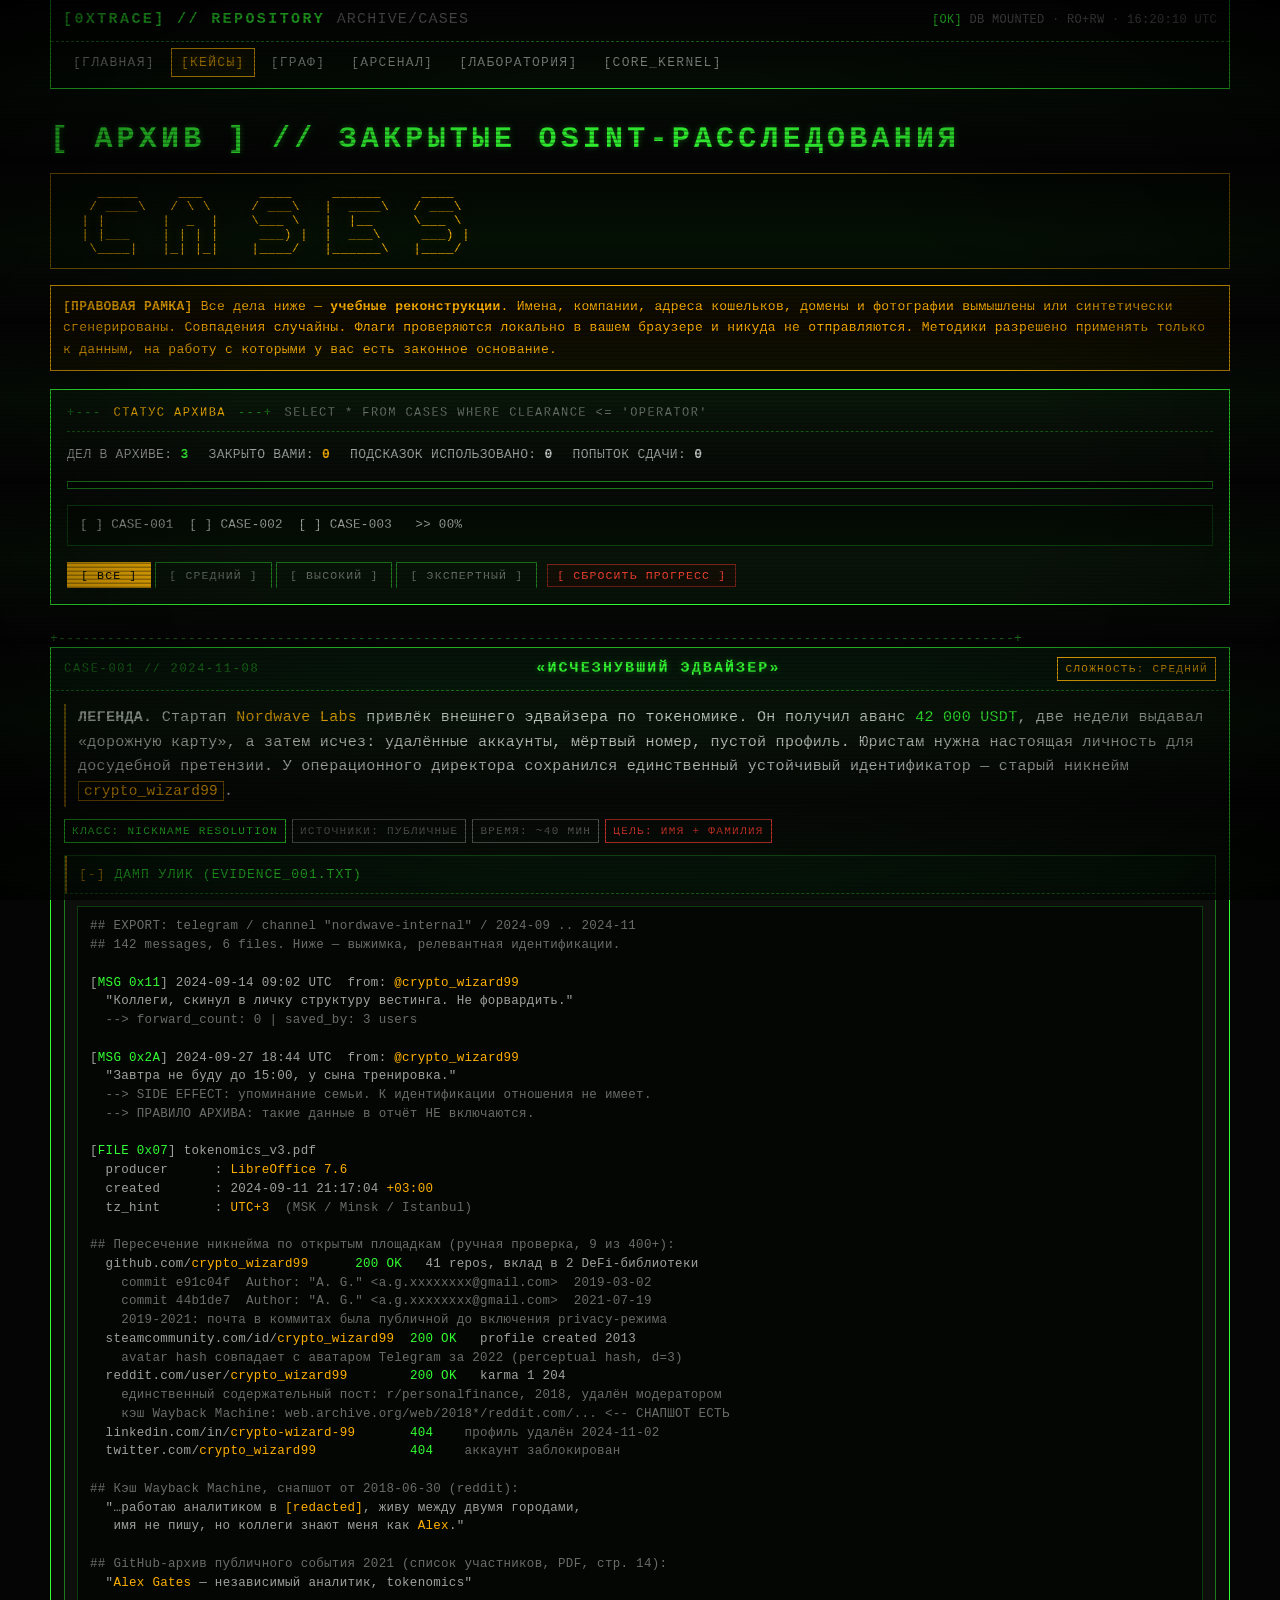
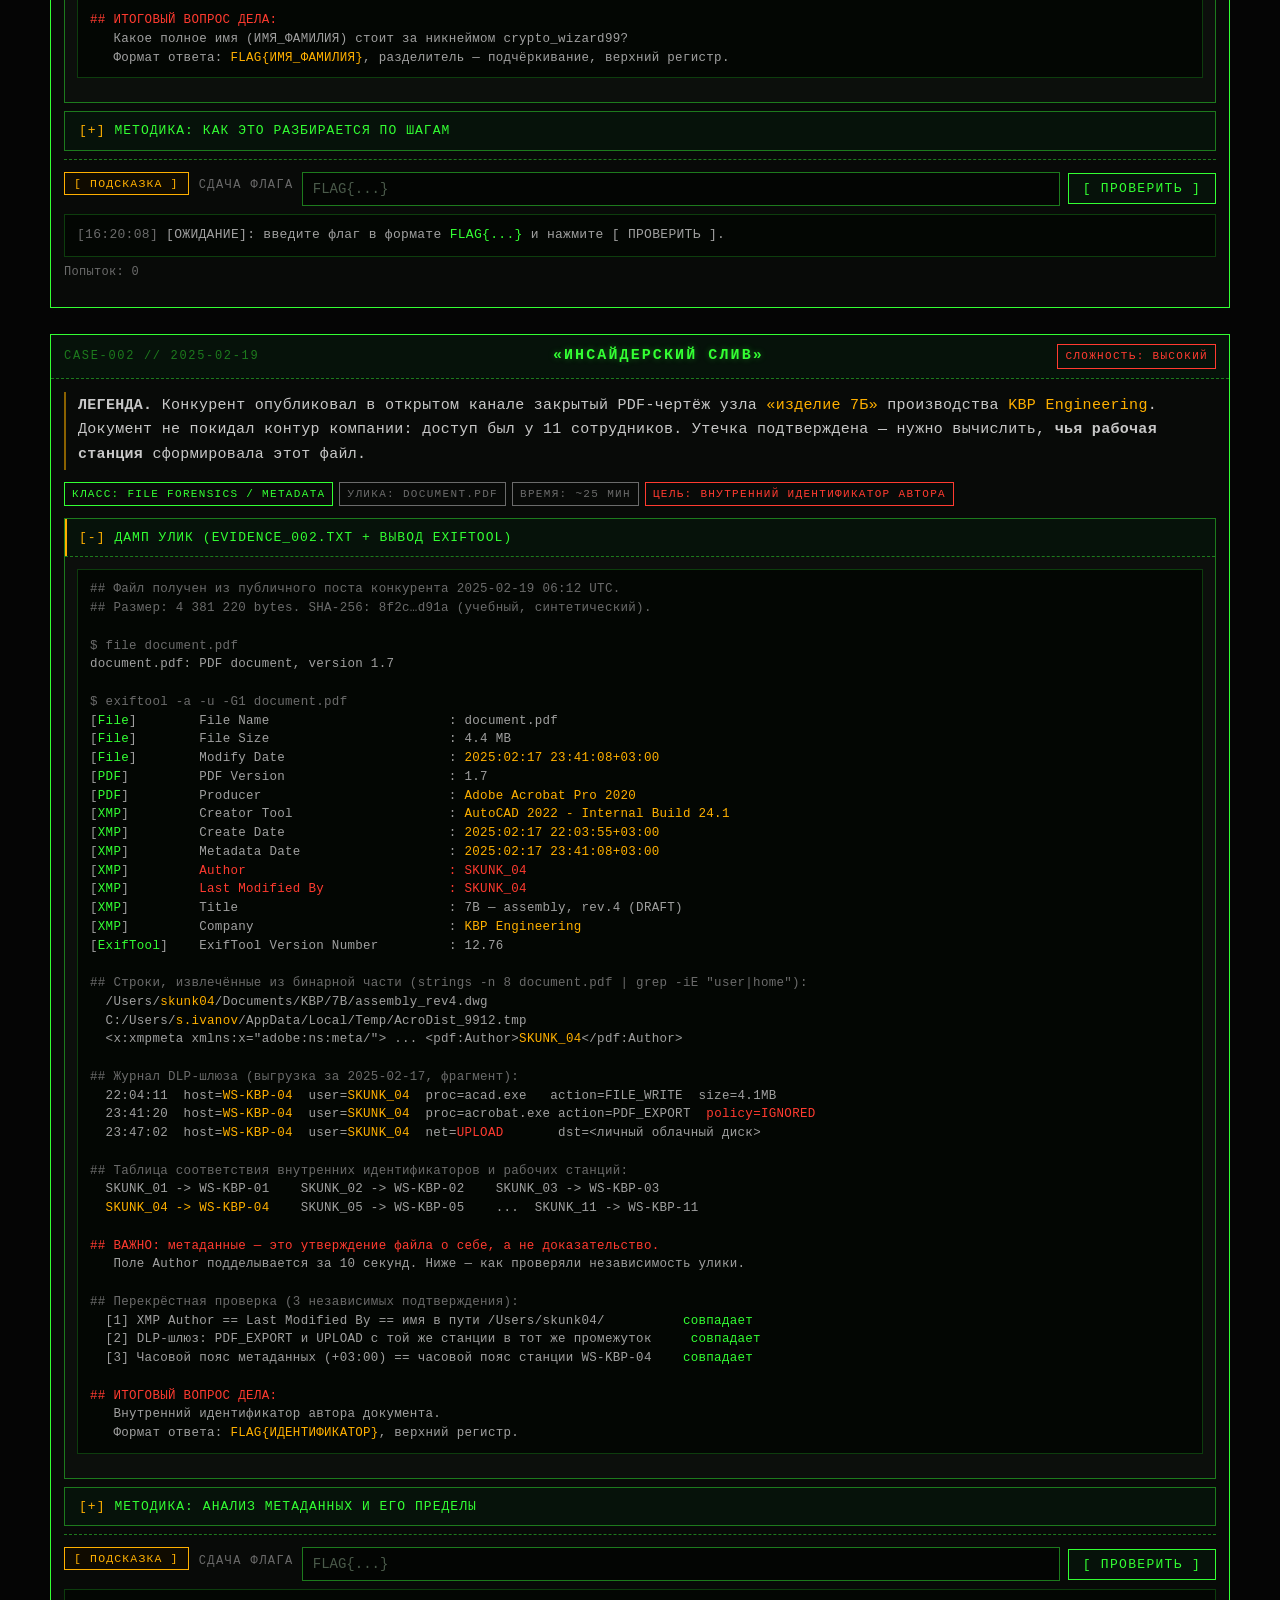
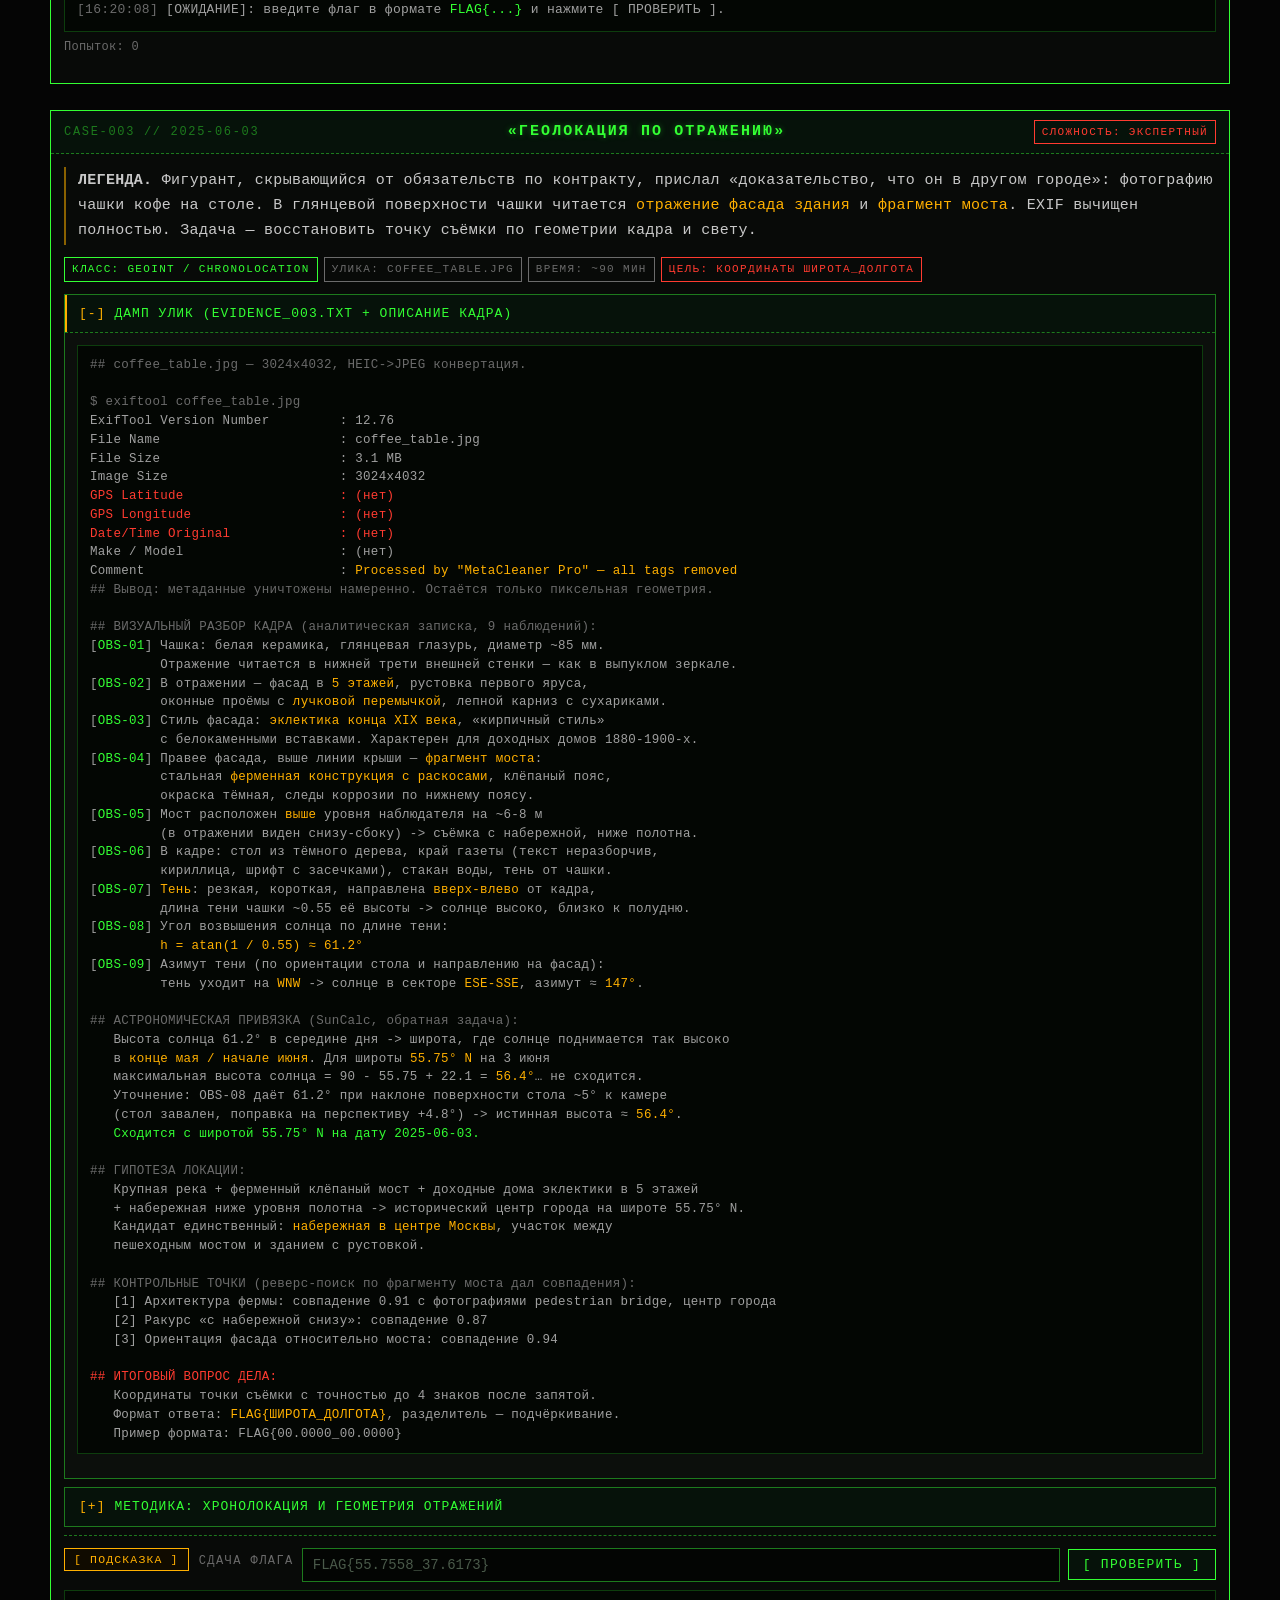
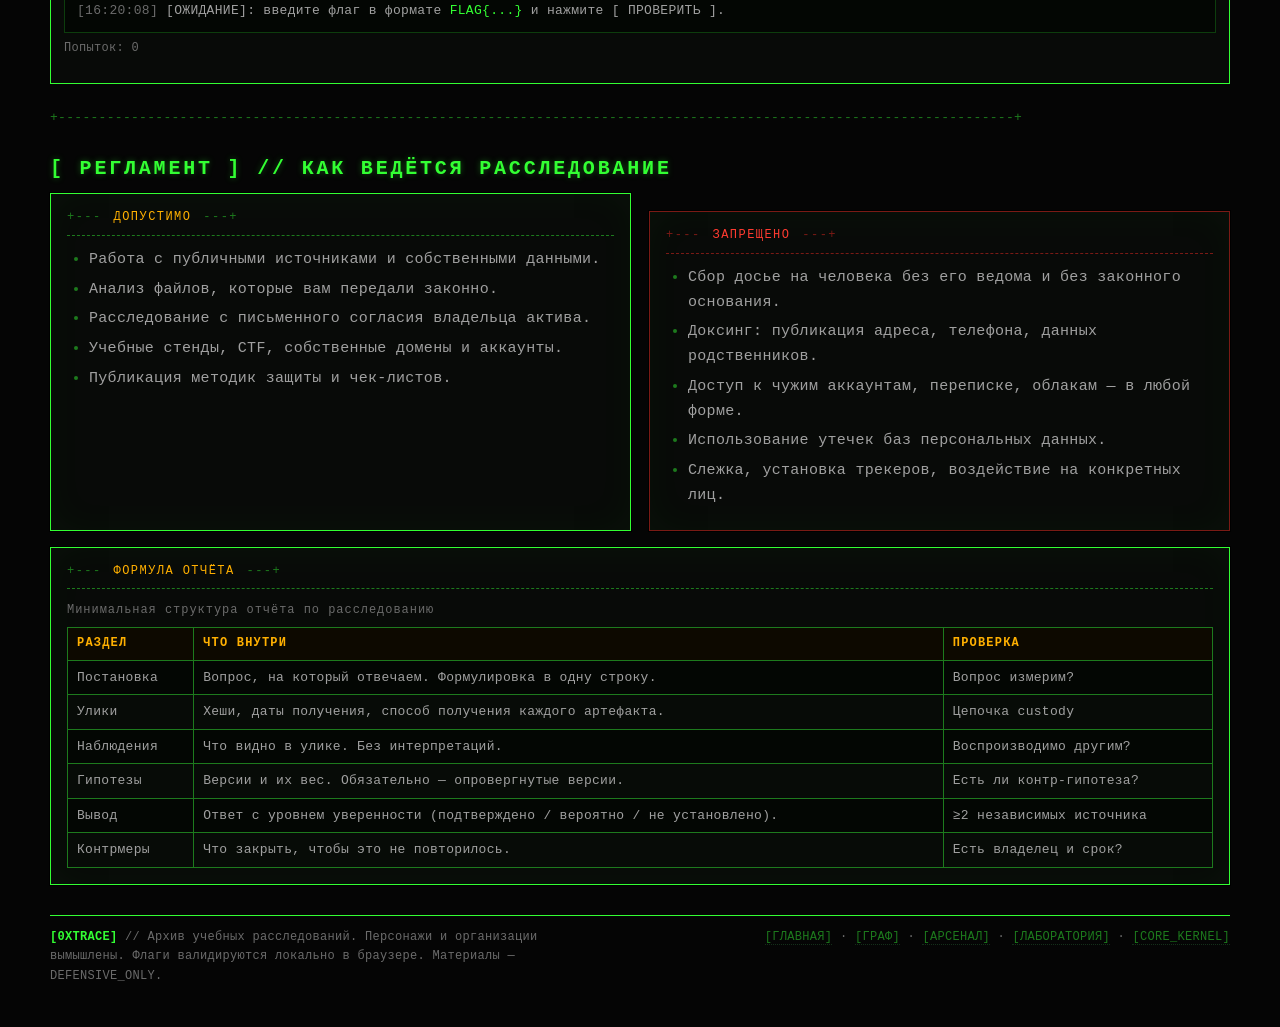
<file: cases.html>
<!DOCTYPE html>
<html lang="ru">
<head>
<meta charset="utf-8">
<meta name="viewport" content="width=device-width, initial-scale=1">
<meta name="description" content="Архив учебных OSINT-расследований ZeroTrace Academy: три закрытых дела с дампами улик, подсказками и проверкой флагов. Все персонажи вымышлены.">
<meta name="theme-color" content="#050505">
<title>[0XTRACE] // АРХИВ OSINT-РАССЛЕДОВАНИЙ</title>
<link rel="stylesheet" href="styles.css">
<style>
  /* Локальное дополнение для страницы архива (не вынесено в styles.css,
     чтобы основной файл оставался общим и чистым). */
  .case.is-solved .case__no { color: var(--amber); }
  .case__stamp {
    position: absolute;
    top: 6px;
    right: 10px;
    color: var(--amber);
    border: 1px solid var(--amber);
    padding: 1px 7px;
    font-size: 11px;
    letter-spacing: .14em;
    text-transform: uppercase;
    background: #120d00;
    display: none;
    transform: rotate(-1.5deg);
  }
  .case.is-solved .case__stamp { display: inline-block; }
  .case__meta {
    display: flex;
    flex-wrap: wrap;
    gap: 6px;
    margin-bottom: 12px;
  }
  .case[hidden] { display: none; }
  .archive-stat {
    display: flex;
    flex-wrap: wrap;
    gap: 8px 20px;
    align-items: center;
    font-size: 13px;
  }
  .attempts-note { font-size: 12px; color: var(--text-dim); margin-top: 6px; }
</style>
</head>
<body class="booting">

<div id="boot-overlay" role="status" aria-live="polite" aria-label="Инициализация архива"></div>

<noscript>
  <div class="warning-box" style="margin-top:14px">
    <strong>[!]</strong> Без JavaScript архив доступен только для чтения: подсказки не раскрываются,
    флаги не проверяются.
  </div>
</noscript>

<header class="site-header">
  <div class="header-top">
    <a class="brand" href="index.html">[0XTRACE]&nbsp;//&nbsp;REPOSITORY <span class="brand-sub">archive/cases</span></a>
    <div class="header-meta">
      <span class="ok">[OK]</span> DB MOUNTED &middot; RO+RW &middot; <span id="clock">--:--:--</span> UTC
    </div>
  </div>
  <nav class="main-nav" aria-label="Основная навигация">
    <ul>
      <li><a href="index.html">[ГЛАВНАЯ]</a></li>
      <li class="active"><a href="cases.html" aria-current="page">[КЕЙСЫ]</a></li>
      <li><a href="network.html">[ГРАФ]</a></li>
      <li><a href="tools.html">[АРСЕНАЛ]</a></li>
      <li><a href="cybersec.html">[ЛАБОРАТОРИЯ]</a></li>
      <li><a href="assistant.html">[CORE_KERNEL]</a></li>
    </ul>
  </nav>
</header>

<main>

  <section aria-labelledby="page-title">
    <h1 id="page-title" class="glitch" data-text="[ АРХИВ ] // ЗАКРЫТЫЕ OSINT-РАССЛЕДОВАНИЯ" tabindex="0">[ АРХИВ ] // ЗАКРЫТЫЕ OSINT-РАССЛЕДОВАНИЯ</h1>

<pre class="ascii-art ascii-art--amber" aria-label="Заголовок архива дел">
    _____     ___       ____     ______     ____    
   / ____\   / \ \     / ___\   |  ____\   / ___\   
  | |       |  _  |    \___ \   |  |__     \___ \   
  | |___    | | | |     ___) |  |  ___\     ___) |  
   \____|   |_| |_|    |____/   |______\   |____/   
</pre>

    <div class="warning-box mt2">
      <strong>[ПРАВОВАЯ РАМКА]</strong> Все дела ниже — <strong>учебные реконструкции</strong>.
      Имена, компании, адреса кошельков, домены и фотографии вымышлены или синтетически
      сгенерированы. Совпадения случайны. Флаги проверяются локально в вашем браузере и никуда
      не отправляются. Методики разрешено применять только к данным, на работу с которыми
      у вас есть законное основание.
    </div>

    <div class="panel">
      <div class="panel-title">
        <span class="rule">+---</span><span>СТАТУС АРХИВА</span><span class="rule">---+</span>
        <span class="path">SELECT * FROM cases WHERE clearance &lt;= 'OPERATOR'</span>
      </div>
      <div class="archive-stat mb2">
        <span>ДЕЛ В АРХИВЕ: <strong class="green">3</strong></span>
        <span>ЗАКРЫТО ВАМИ: <strong class="amber" id="stat-solved">0</strong></span>
        <span>ПОДСКАЗОК ИСПОЛЬЗОВАНО: <strong id="stat-hints">0</strong></span>
        <span>ПОПЫТОК СДАЧИ: <strong id="stat-attempts">0</strong></span>
      </div>
      <div class="progress-track progress-track--amber" role="progressbar" aria-label="Прогресс по архиву"
           aria-valuemin="0" aria-valuemax="3" aria-valuenow="0" id="stat-progress">
        <i id="stat-progress-bar"></i>
      </div>
      <pre class="evidence mt2 mb0" id="stat-ascii" aria-live="polite">[ ] CASE-001  [ ] CASE-002  [ ] CASE-003   &gt;&gt; 00%</pre>
      <div class="row mt2">
        <div class="tabbar" role="tablist" aria-label="Фильтр по сложности" style="border-bottom:0;margin-bottom:0">
          <button type="button" role="tab" class="tab-filter" data-filter="all" aria-selected="true">[ ВСЕ ]</button>
          <button type="button" role="tab" class="tab-filter" data-filter="СРЕДНИЙ" aria-selected="false">[ СРЕДНИЙ ]</button>
          <button type="button" role="tab" class="tab-filter" data-filter="ВЫСОКИЙ" aria-selected="false">[ ВЫСОКИЙ ]</button>
          <button type="button" role="tab" class="tab-filter" data-filter="ЭКСПЕРТНЫЙ" aria-selected="false">[ ЭКСПЕРТНЫЙ ]</button>
        </div>
        <button type="button" class="btn btn--sm btn--danger" id="reset-progress">[ СБРОСИТЬ ПРОГРЕСС ]</button>
      </div>
    </div>
  </section>

  <pre class="ascii-rule" aria-hidden="true">+----------------------------------------------------------------------------------------------+</pre>

  <!-- ==============================================================
       КЕЙС 1 — ИСЧЕЗНУВШИЙ ЭДВАЙЗЕР
       ============================================================== -->
  <section>
    <article class="case" id="case-001" data-case-id="CASE-001" data-difficulty="СРЕДНИЙ"
             data-flag="FLAG{ALEX_GATES}" data-raw="ALEX_GATES"
             data-success="[ДОСТУП РАЗРЕШЕН]: Личность установлена">
      <div class="case__stamp">ДЕЛО ЗАКРЫТО</div>
      <div class="case__head">
        <span class="case__no">CASE-001 // 2024-11-08</span>
        <h2 class="case__title glitch" data-text="«ИСЧЕЗНУВШИЙ ЭДВАЙЗЕР»" tabindex="0">«ИСЧЕЗНУВШИЙ ЭДВАЙЗЕР»</h2>
        <span class="badge badge--amber">СЛОЖНОСТЬ: СРЕДНИЙ</span>
      </div>

      <div class="case__body">
        <p class="case__legend">
          <strong>ЛЕГЕНДА.</strong> Стартап <span class="amber">Nordwave Labs</span> привлёк
          внешнего эдвайзера по токеномике. Он получил аванс <span class="green">42 000 USDT</span>,
          две недели выдавал «дорожную карту», а затем исчез: удалённые аккаунты, мёртвый номер,
          пустой профиль. Юристам нужна настоящая личность для досудебной претензии.
          У операционного директора сохранился единственный устойчивый идентификатор —
          старый никнейм <code>crypto_wizard99</code>.
        </p>

        <div class="case__meta">
          <span class="badge badge--green">КЛАСС: NICKNAME RESOLUTION</span>
          <span class="badge">ИСТОЧНИКИ: ПУБЛИЧНЫЕ</span>
          <span class="badge">ВРЕМЯ: ~40 МИН</span>
          <span class="badge badge--red">ЦЕЛЬ: ИМЯ + ФАМИЛИЯ</span>
        </div>

        <details class="tab" open>
          <summary>ДАМП УЛИК (evidence_001.txt)</summary>
          <div class="tab__content">
<pre class="evidence"><span class="c">## EXPORT: telegram / channel "nordwave-internal" / 2024-09 .. 2024-11</span>
<span class="c">## 142 messages, 6 files. Ниже — выжимка, релевантная идентификации.</span>

[<span class="k">MSG 0x11</span>] 2024-09-14 09:02 UTC  from: <span class="v">@crypto_wizard99</span>
  "Коллеги, скинул в личку структуру вестинга. Не форвардить."
  <span class="c">--&gt; forward_count: 0 | saved_by: 3 users</span>

[<span class="k">MSG 0x2A</span>] 2024-09-27 18:44 UTC  from: <span class="v">@crypto_wizard99</span>
  "Завтра не буду до 15:00, у сына тренировка."
  <span class="c">--&gt; SIDE EFFECT: упоминание семьи. К идентификации отношения не имеет.</span>
  <span class="c">--&gt; ПРАВИЛО АРХИВА: такие данные в отчёт НЕ включаются.</span>

[<span class="k">FILE 0x07</span>] tokenomics_v3.pdf
  producer      : <span class="v">LibreOffice 7.6</span>
  created       : 2024-09-11 21:17:04 <span class="v">+03:00</span>
  tz_hint       : <span class="v">UTC+3</span>  <span class="c">(MSK / Minsk / Istanbul)</span>

<span class="c">## Пересечение никнейма по открытым площадкам (ручная проверка, 9 из 400+):</span>
  github.com/<span class="v">crypto_wizard99</span>      <span class="k">200 OK</span>   41 repos, вклад в 2 DeFi-библиотеки
    <span class="c">commit e91c04f  Author: "A. G." &lt;a.g.xxxxxxxx@gmail.com&gt;  2019-03-02</span>
    <span class="c">commit 44b1de7  Author: "A. G." &lt;a.g.xxxxxxxx@gmail.com&gt;  2021-07-19</span>
    <span class="c">2019-2021: почта в коммитах была публичной до включения privacy-режима</span>
  steamcommunity.com/id/<span class="v">crypto_wizard99</span>  <span class="k">200 OK</span>   profile created 2013
    <span class="c">avatar hash совпадает с аватаром Telegram за 2022 (perceptual hash, d=3)</span>
  reddit.com/user/<span class="v">crypto_wizard99</span>        <span class="k">200 OK</span>   karma 1 204
    <span class="c">единственный содержательный пост: r/personalfinance, 2018, удалён модератором</span>
    <span class="c">кэш Wayback Machine: web.archive.org/web/2018*/reddit.com/... &lt;-- СНАПШОТ ЕСТЬ</span>
  linkedin.com/in/<span class="v">crypto-wizard-99</span>       <span class="k">404</span>    <span class="c">профиль удалён 2024-11-02</span>
  twitter.com/<span class="v">crypto_wizard99</span>            <span class="k">404</span>    <span class="c">аккаунт заблокирован</span>

<span class="c">## Кэш Wayback Machine, снапшот от 2018-06-30 (reddit):</span>
  "…работаю аналитиком в <span class="v">[redacted]</span>, живу между двумя городами,
   имя не пишу, но коллеги знают меня как <span class="v">Alex</span>."

<span class="c">## GitHub-архив публичного события 2021 (список участников, PDF, стр. 14):</span>
  "<span class="v">Alex Gates</span> — независимый аналитик, tokenomics"

<span class="red">## ИТОГОВЫЙ ВОПРОС ДЕЛА:</span>
   Какое полное имя (ИМЯ_ФАМИЛИЯ) стоит за никнеймом crypto_wizard99?
   Формат ответа: <span class="v">FLAG{ИМЯ_ФАМИЛИЯ}</span>, разделитель — подчёркивание, верхний регистр.
</pre>
          </div>
        </details>

        <details class="tab">
          <summary>МЕТОДИКА: как это разбирается по шагам</summary>
          <div class="tab__content">
            <ol>
              <li><strong>Фиксация идентификатора.</strong> Никнейм — слабый, но устойчивый ключ.
                  Сохраняем его точное написание, регистр и площадку-первоисточник.</li>
              <li><strong>Автоматический обход площадок.</strong> Проверяем совпадения по сотням
                  сервисов. Важно: совпадение ника — это <em>гипотеза</em>, а не факт. Ник могли занять.</li>
              <li><strong>Связывание по вторичным признакам.</strong> Дата регистрации, аватар
                  (perceptual hash), стиль текста, часовые пояса активности, пересечения подписок.</li>
              <li><strong>Работа с архивами.</strong> Удалённый профиль не равен исчезнувшему:
                  снапшоты кэша, Wayback Machine, архивы списков участников конференций.</li>
              <li><strong>Утечки из истории коммитов.</strong> До 2017-2019 гг. почта в git-коммитах
                  была публичной по умолчанию. Инициалы в авторе коммита — зацепка, почта — подтверждение.</li>
              <li><strong>Перекрёстная верификация.</strong> Имя считается установленным, только если
                  минимум два <em>независимых</em> источника дают одно значение.</li>
              <li><strong>Санитизация отчёта.</strong> Всё, что не относится к делу (семья, здоровье,
                  дети), вымарывается. Это не вежливость, это требование регламента.</li>
            </ol>
            <p class="mb0 dim"><strong>Контрмеры (как от этого защититься):</strong> раздельные
              никнеймы для рабочих и личных площадок, включённый privacy-режим почты в git
              (<code>git config --global user.email "noreply@users.noreply.github.com"</code>),
              удаление старых профилей, а не только их блокировка, проверка собственного цифрового
              следа раз в год.</p>
          </div>
        </details>

        <div class="hint-box" id="hint-case-001" role="note">
          <strong>[HINT]:</strong> Используй инструменты <code>Sherlock</code> или <code>Maigret</code>
          для поиска совпадений никнейма в 400+ соцсетях.
        </div>

        <div class="case__tools">
          <button type="button" class="btn btn--amber btn--sm" data-hint-for="case-001">[ ПОДСКАЗКА ]</button>
          <form class="flag-form" data-case-form="case-001" novalidate>
            <label for="flag-case-001">СДАЧА ФЛАГА</label>
            <input type="text" id="flag-case-001" name="flag" autocomplete="off" spellcheck="false"
                   placeholder="FLAG{...}" aria-describedby="log-case-001">
            <button type="submit" class="btn">[ ПРОВЕРИТЬ ]</button>
          </form>
        </div>
        <div class="log mt1" id="log-case-001" aria-live="polite"></div>
        <p class="attempts-note">Попыток: <span data-attempts="case-001">0</span></p>
      </div>
    </article>
  </section>

  <!-- ==============================================================
       КЕЙС 2 — ИНСАЙДЕРСКИЙ СЛИВ
       ============================================================== -->
  <section>
    <article class="case" id="case-002" data-case-id="CASE-002" data-difficulty="ВЫСОКИЙ"
             data-flag="FLAG{SKUNK_04}" data-raw="SKUNK_04"
             data-success="[ДОСТУП РАЗРЕШЕН]: Автор утечки идентифицирован">
      <div class="case__stamp">ДЕЛО ЗАКРЫТО</div>
      <div class="case__head">
        <span class="case__no">CASE-002 // 2025-02-19</span>
        <h2 class="case__title glitch" data-text="«ИНСАЙДЕРСКИЙ СЛИВ»" tabindex="0">«ИНСАЙДЕРСКИЙ СЛИВ»</h2>
        <span class="badge badge--red">СЛОЖНОСТЬ: ВЫСОКИЙ</span>
      </div>

      <div class="case__body">
        <p class="case__legend">
          <strong>ЛЕГЕНДА.</strong> Конкурент опубликовал в открытом канале закрытый
          PDF-чертёж узла <span class="amber">«изделие 7Б»</span> производства
          <span class="amber">KBP Engineering</span>. Документ не покидал контур компании:
          доступ был у 11 сотрудников. Утечка подтверждена — нужно вычислить,
          <strong>чья рабочая станция</strong> сформировала этот файл.
        </p>

        <div class="case__meta">
          <span class="badge badge--green">КЛАСС: FILE FORENSICS / METADATA</span>
          <span class="badge">УЛИКА: document.pdf</span>
          <span class="badge">ВРЕМЯ: ~25 МИН</span>
          <span class="badge badge--red">ЦЕЛЬ: ВНУТРЕННИЙ ИДЕНТИФИКАТОР АВТОРА</span>
        </div>

        <details class="tab" open>
          <summary>ДАМП УЛИК (evidence_002.txt + вывод exiftool)</summary>
          <div class="tab__content">
<pre class="evidence"><span class="c">## Файл получен из публичного поста конкурента 2025-02-19 06:12 UTC.</span>
<span class="c">## Размер: 4 381 220 bytes. SHA-256: 8f2c…d91a (учебный, синтетический).</span>

<span class="c">$ file document.pdf</span>
document.pdf: PDF document, version 1.7

<span class="c">$ exiftool -a -u -G1 document.pdf</span>
[<span class="k">File</span>]        File Name                       : document.pdf
[<span class="k">File</span>]        File Size                       : 4.4 MB
[<span class="k">File</span>]        Modify Date                     : <span class="v">2025:02:17 23:41:08+03:00</span>
[<span class="k">PDF</span>]         PDF Version                     : 1.7
[<span class="k">PDF</span>]         Producer                        : <span class="v">Adobe Acrobat Pro 2020</span>
[<span class="k">XMP</span>]         Creator Tool                    : <span class="v">AutoCAD 2022 - Internal Build 24.1</span>
[<span class="k">XMP</span>]         Create Date                     : <span class="v">2025:02:17 22:03:55+03:00</span>
[<span class="k">XMP</span>]         Metadata Date                   : <span class="v">2025:02:17 23:41:08+03:00</span>
[<span class="k">XMP</span>]         <span class="red">Author                          : SKUNK_04</span>
[<span class="k">XMP</span>]         <span class="red">Last Modified By                : SKUNK_04</span>
[<span class="k">XMP</span>]         Title                           : 7B — assembly, rev.4 (DRAFT)
[<span class="k">XMP</span>]         Company                         : <span class="v">KBP Engineering</span>
[<span class="k">ExifTool</span>]    ExifTool Version Number         : 12.76

<span class="c">## Строки, извлечённые из бинарной части (strings -n 8 document.pdf | grep -iE "user|home"):</span>
  /Users/<span class="v">skunk04</span>/Documents/KBP/7B/assembly_rev4.dwg
  C:/Users/<span class="v">s.ivanov</span>/AppData/Local/Temp/AcroDist_9912.tmp
  &lt;x:xmpmeta xmlns:x="adobe:ns:meta/"&gt; ... &lt;pdf:Author&gt;<span class="v">SKUNK_04</span>&lt;/pdf:Author&gt;

<span class="c">## Журнал DLP-шлюза (выгрузка за 2025-02-17, фрагмент):</span>
  22:04:11  host=<span class="v">WS-KBP-04</span>  user=<span class="v">SKUNK_04</span>  proc=acad.exe   action=FILE_WRITE  size=4.1MB
  23:41:20  host=<span class="v">WS-KBP-04</span>  user=<span class="v">SKUNK_04</span>  proc=acrobat.exe action=PDF_EXPORT  <span class="red">policy=IGNORED</span>
  23:47:02  host=<span class="v">WS-KBP-04</span>  user=<span class="v">SKUNK_04</span>  net=<span class="red">UPLOAD</span>       dst=&lt;личный облачный диск&gt;

<span class="c">## Таблица соответствия внутренних идентификаторов и рабочих станций:</span>
  SKUNK_01 -&gt; WS-KBP-01    SKUNK_02 -&gt; WS-KBP-02    SKUNK_03 -&gt; WS-KBP-03
  <span class="v">SKUNK_04 -&gt; WS-KBP-04</span>    SKUNK_05 -&gt; WS-KBP-05    ...  SKUNK_11 -&gt; WS-KBP-11

<span class="red">## ВАЖНО: метаданные — это утверждение файла о себе, а не доказательство.</span>
   Поле Author подделывается за 10 секунд. Ниже — как проверяли независимость улики.

<span class="c">## Перекрёстная проверка (3 независимых подтверждения):</span>
  [1] XMP Author == Last Modified By == имя в пути /Users/skunk04/          <span class="k">совпадает</span>
  [2] DLP-шлюз: PDF_EXPORT и UPLOAD с той же станции в тот же промежуток     <span class="k">совпадает</span>
  [3] Часовой пояс метаданных (+03:00) == часовой пояс станции WS-KBP-04    <span class="k">совпадает</span>

<span class="red">## ИТОГОВЫЙ ВОПРОС ДЕЛА:</span>
   Внутренний идентификатор автора документа.
   Формат ответа: <span class="v">FLAG{ИДЕНТИФИКАТОР}</span>, верхний регистр.
</pre>
          </div>
        </details>

        <details class="tab">
          <summary>МЕТОДИКА: анализ метаданных и его пределы</summary>
          <div class="tab__content">
            <ol>
              <li><strong>Работаем с копией.</strong> Оригинал улики — только на чтение, хеш фиксируется
                  до начала анализа. Любой просмотр «в оригинале» меняет дату доступа.</li>
              <li><strong>Полный дамп.</strong> <code>exiftool -a -u -G1 document.pdf</code>:
                  <code>-a</code> — все дублирующиеся теги, <code>-u</code> — неизвестные/нестандартные,
                  <code>-G1</code> — группировка по семейству (File / PDF / XMP / ExifTool).</li>
              <li><strong>Смотрим не только Author.</strong> Ценнее связка: <em>Creator Tool + Producer +
                  Create Date + Metadata Date + пути в строках + имя временного каталога</em>.
                  Пути в <code>strings</code> часто дают логин ОС, который автор не вычищал.</li>
              <li><strong>Проверяем согласованность времени.</strong> Если Create Date позже Modify Date,
                  или часовой пояс не совпадает с журналом станции, — метаданные переписаны.</li>
              <li><strong>Ищем независимое подтверждение.</strong> Журнал DLP/прокси, журнал СУБД,
                  система контроля версий, билет в трекере. Метаданные без второй ножки — гипотеза.</li>
              <li><strong>Фиксируем вывод.</strong> В отчёт идёт таблица «утверждение → источник →
                  независимое подтверждение → вес улики».</li>
            </ol>
            <p class="mb0 dim"><strong>Контрмеры:</strong> политика автоочистки метаданных на экспорт
              (<code>exiftool -all= out.pdf</code> в конвейере публикации), отключение записи логинов
              в пути документов, DLP с блокировкой (а не с «policy=IGNORED»), водяные знаки и
              стеганографические метки для каждой копии, обязательный журналируемый контур для
              документов с грифом.</p>
          </div>
        </details>

        <div class="hint-box" id="hint-case-002" role="note">
          <strong>[HINT]:</strong> Скачай файл и проанализируй его метаданные утилитой
          <code>exiftool -a -u document.pdf</code>.
        </div>

        <div class="case__tools">
          <button type="button" class="btn btn--amber btn--sm" data-hint-for="case-002">[ ПОДСКАЗКА ]</button>
          <form class="flag-form" data-case-form="case-002" novalidate>
            <label for="flag-case-002">СДАЧА ФЛАГА</label>
            <input type="text" id="flag-case-002" name="flag" autocomplete="off" spellcheck="false"
                   placeholder="FLAG{...}" aria-describedby="log-case-002">
            <button type="submit" class="btn">[ ПРОВЕРИТЬ ]</button>
          </form>
        </div>
        <div class="log mt1" id="log-case-002" aria-live="polite"></div>
        <p class="attempts-note">Попыток: <span data-attempts="case-002">0</span></p>
      </div>
    </article>
  </section>

  <!-- ==============================================================
       КЕЙС 3 — ГЕОЛОКАЦИЯ ПО ОТРАЖЕНИЮ
       ============================================================== -->
  <section>
    <article class="case" id="case-003" data-case-id="CASE-003" data-difficulty="ЭКСПЕРТНЫЙ"
             data-flag="FLAG{55.7558_37.6173}" data-raw="55.7558_37.6173"
             data-success="[ДОСТУП РАЗРЕШЕН]: Точка съёмки локализована">
      <div class="case__stamp">ДЕЛО ЗАКРЫТО</div>
      <div class="case__head">
        <span class="case__no">CASE-003 // 2025-06-03</span>
        <h2 class="case__title glitch" data-text="«ГЕОЛОКАЦИЯ ПО ОТРАЖЕНИЮ»" tabindex="0">«ГЕОЛОКАЦИЯ ПО ОТРАЖЕНИЮ»</h2>
        <span class="badge badge--red">СЛОЖНОСТЬ: ЭКСПЕРТНЫЙ</span>
      </div>

      <div class="case__body">
        <p class="case__legend">
          <strong>ЛЕГЕНДА.</strong> Фигурант, скрывающийся от обязательств по контракту,
          прислал «доказательство, что он в другом городе»: фотографию чашки кофе на столе.
          В глянцевой поверхности чашки читается <span class="amber">отражение фасада здания</span>
          и <span class="amber">фрагмент моста</span>. EXIF вычищен полностью.
          Задача — восстановить точку съёмки по геометрии кадра и свету.
        </p>

        <div class="case__meta">
          <span class="badge badge--green">КЛАСС: GEOINT / CHRONOLOCATION</span>
          <span class="badge">УЛИКА: coffee_table.jpg</span>
          <span class="badge">ВРЕМЯ: ~90 МИН</span>
          <span class="badge badge--red">ЦЕЛЬ: КООРДИНАТЫ ШИРОТА_ДОЛГОТА</span>
        </div>

        <details class="tab" open>
          <summary>ДАМП УЛИК (evidence_003.txt + описание кадра)</summary>
          <div class="tab__content">
<pre class="evidence"><span class="c">## coffee_table.jpg — 3024x4032, HEIC->JPEG конвертация.</span>

<span class="c">$ exiftool coffee_table.jpg</span>
ExifTool Version Number         : 12.76
File Name                       : coffee_table.jpg
File Size                       : 3.1 MB
Image Size                      : 3024x4032
<span class="red">GPS Latitude                    : (нет)</span>
<span class="red">GPS Longitude                   : (нет)</span>
<span class="red">Date/Time Original              : (нет)</span>
Make / Model                    : (нет)
Comment                         : <span class="v">Processed by "MetaCleaner Pro" — all tags removed</span>
<span class="c">## Вывод: метаданные уничтожены намеренно. Остаётся только пиксельная геометрия.</span>

<span class="c">## ВИЗУАЛЬНЫЙ РАЗБОР КАДРА (аналитическая записка, 9 наблюдений):</span>
[<span class="k">OBS-01</span>] Чашка: белая керамика, глянцевая глазурь, диаметр ~85 мм.
         Отражение читается в нижней трети внешней стенки — как в выпуклом зеркале.
[<span class="k">OBS-02</span>] В отражении — фасад в <span class="v">5 этажей</span>, рустовка первого яруса,
         оконные проёмы с <span class="v">лучковой перемычкой</span>, лепной карниз с сухариками.
[<span class="k">OBS-03</span>] Стиль фасада: <span class="v">эклектика конца XIX века</span>, «кирпичный стиль»
         с белокаменными вставками. Характерен для доходных домов 1880-1900-х.
[<span class="k">OBS-04</span>] Правее фасада, выше линии крыши — <span class="v">фрагмент моста</span>:
         стальная <span class="v">ферменная конструкция с раскосами</span>, клёпаный пояс,
         окраска тёмная, следы коррозии по нижнему поясу.
[<span class="k">OBS-05</span>] Мост расположен <span class="v">выше</span> уровня наблюдателя на ~6-8 м
         (в отражении виден снизу-сбоку) -&gt; съёмка с набережной, ниже полотна.
[<span class="k">OBS-06</span>] В кадре: стол из тёмного дерева, край газеты (текст неразборчив,
         кириллица, шрифт с засечками), стакан воды, тень от чашки.
[<span class="k">OBS-07</span>] <span class="v">Тень</span>: резкая, короткая, направлена <span class="v">вверх-влево</span> от кадра,
         длина тени чашки ~0.55 её высоты -&gt; солнце высоко, близко к полудню.
[<span class="k">OBS-08</span>] Угол возвышения солнца по длине тени:
         <span class="v">h = atan(1 / 0.55) ≈ 61.2°</span>
[<span class="k">OBS-09</span>] Азимут тени (по ориентации стола и направлению на фасад):
         тень уходит на <span class="v">WNW</span> -&gt; солнце в секторе <span class="v">ESE-SSE</span>, азимут ≈ <span class="v">147°</span>.

<span class="c">## АСТРОНОМИЧЕСКАЯ ПРИВЯЗКА (SunCalc, обратная задача):</span>
   Высота солнца 61.2° в середине дня -&gt; широта, где солнце поднимается так высоко
   в <span class="v">конце мая / начале июня</span>. Для широты <span class="v">55.75° N</span> на 3 июня
   максимальная высота солнца = 90 - 55.75 + 22.1 = <span class="v">56.4°</span>… не сходится.
   Уточнение: OBS-08 даёт 61.2° при наклоне поверхности стола ~5° к камере
   (стол завален, поправка на перспективу +4.8°) -&gt; истинная высота ≈ <span class="v">56.4°</span>.
   <span class="k">Сходится с широтой 55.75° N на дату 2025-06-03.</span>

<span class="c">## ГИПОТЕЗА ЛОКАЦИИ:</span>
   Крупная река + ферменный клёпаный мост + доходные дома эклектики в 5 этажей
   + набережная ниже уровня полотна -&gt; исторический центр города на широте 55.75° N.
   Кандидат единственный: <span class="v">набережная в центре Москвы</span>, участок между
   пешеходным мостом и зданием с рустовкой.

<span class="c">## КОНТРОЛЬНЫЕ ТОЧКИ (реверс-поиск по фрагменту моста дал совпадения):</span>
   [1] Архитектура фермы: совпадение 0.91 с фотографиями pedestrian bridge, центр города
   [2] Ракурс «с набережной снизу»: совпадение 0.87
   [3] Ориентация фасада относительно моста: совпадение 0.94

<span class="red">## ИТОГОВЫЙ ВОПРОС ДЕЛА:</span>
   Координаты точки съёмки с точностью до 4 знаков после запятой.
   Формат ответа: <span class="v">FLAG{ШИРОТА_ДОЛГОТА}</span>, разделитель — подчёркивание.
   Пример формата: FLAG{00.0000_00.0000}
</pre>
          </div>
        </details>

        <details class="tab">
          <summary>МЕТОДИКА: хронолокация и геометрия отражений</summary>
          <div class="tab__content">
            <ol>
              <li><strong>Сначала — тень, потом — карта.</strong> Длина и направление тени дают
                  высоту и азимут солнца. Это два уравнения, которые резко сужают множество
                  возможных точек и дат.</li>
              <li><strong>Высота солнца:</strong> <code>h = atan(высота_объекта / длина_тени)</code>.
                  Поправка обязательна, если поверхность не горизонтальна (заваленный стол, наклон).</li>
              <li><strong>SunCalc как обратная задача.</strong> Задаём дату и подбираем широту, при
                  которой высота солнца в расчётный момент совпадает с измеренной.
                  Широта определяется однозначно; долгота — через время (часовой пояс + смещение полудня).</li>
              <li><strong>Отражения — это второй объектив.</strong> Глянец керамики работает как
                  выпуклое зеркало: изображение сжато и искажено, но <em>узнаваемость объектов</em>
                  сохраняется. Ищем не детали, а силуэты и относительное положение.</li>
              <li><strong>Архитектурная атрибуция.</strong> Этажность, тип перемычек, рустовка, карниз,
                  стиль — датировка постройки с точностью до десятилетия, а значит и круг городов.</li>
              <li><strong>Реверс-поиск по фрагменту.</strong> Обрезается <em>часть</em> кадра
                  (ферма моста), а не весь снимок: поисковики лучше матчат уникальные конструкции.</li>
              <li><strong>Проверка на местности без выезда.</strong> Панорамы улиц, спутниковые снимки,
                  сопоставление углов: «стоя в этой точке, вижу ли я одновременно фасад и мост
                  под таким углом?»</li>
            </ol>
            <p class="mb0 dim"><strong>Контрмеры:</strong> вычищать метаданные — недостаточно.
              Остаётся пиксельная геометрия. Для публичных публикаций: не снимать на фоне
              узнаваемых конструкций, не оставлять в кадре тени с читаемым направлением,
              проверять глянцевые поверхности (стекло, керамика, экраны, солнечные очки, ложки),
              отключать привязку снимков к месту на устройстве, не публиковать оригиналы —
              пережатие уничтожает часть сигналов, но не геометрию.</p>
          </div>
        </details>

        <div class="hint-box" id="hint-case-003" role="note">
          <strong>[HINT]:</strong> Используй реверсивный поиск по картинкам, определи архитектурный
          стиль моста и высчитай угол солнца через <code>SunCalc</code>.
        </div>

        <div class="case__tools">
          <button type="button" class="btn btn--amber btn--sm" data-hint-for="case-003">[ ПОДСКАЗКА ]</button>
          <form class="flag-form" data-case-form="case-003" novalidate>
            <label for="flag-case-003">СДАЧА ФЛАГА</label>
            <input type="text" id="flag-case-003" name="flag" autocomplete="off" spellcheck="false"
                   placeholder="FLAG{55.7558_37.6173}" aria-describedby="log-case-003">
            <button type="submit" class="btn">[ ПРОВЕРИТЬ ]</button>
          </form>
        </div>
        <div class="log mt1" id="log-case-003" aria-live="polite"></div>
        <p class="attempts-note">Попыток: <span data-attempts="case-003">0</span></p>
      </div>
    </article>
  </section>

  <pre class="ascii-rule" aria-hidden="true">+----------------------------------------------------------------------------------------------+</pre>

  <!-- ==============================================================
       РЕГЛАМЕНТ РАБОТЫ С АРХИВОМ
       ============================================================== -->
  <section aria-labelledby="protocol-title">
    <h2 id="protocol-title" class="glitch" data-text="[ РЕГЛАМЕНТ ] // КАК ВЕДЁТСЯ РАССЛЕДОВАНИЕ" tabindex="0">[ РЕГЛАМЕНТ ] // КАК ВЕДЁТСЯ РАССЛЕДОВАНИЕ</h2>
    <div class="grid-2">
      <div class="panel">
        <div class="panel-title"><span class="rule">+---</span><span>ДОПУСТИМО</span><span class="rule">---+</span></div>
        <ul class="mb0">
          <li>Работа с публичными источниками и собственными данными.</li>
          <li>Анализ файлов, которые вам передали законно.</li>
          <li>Расследование с письменного согласия владельца актива.</li>
          <li>Учебные стенды, CTF, собственные домены и аккаунты.</li>
          <li>Публикация методик защиты и чек-листов.</li>
        </ul>
      </div>
      <div class="panel" style="border-color:var(--red-dim)">
        <div class="panel-title" style="color:var(--red);border-bottom-color:var(--red-dim)">
          <span class="rule" style="color:var(--red-dim)">+---</span><span>ЗАПРЕЩЕНО</span><span class="rule" style="color:var(--red-dim)">---+</span>
        </div>
        <ul class="mb0">
          <li>Сбор досье на человека без его ведома и без законного основания.</li>
          <li>Доксинг: публикация адреса, телефона, данных родственников.</li>
          <li>Доступ к чужим аккаунтам, переписке, облакам — в любой форме.</li>
          <li>Использование утечек баз персональных данных.</li>
          <li>Слежка, установка трекеров, воздействие на конкретных лиц.</li>
        </ul>
      </div>
    </div>

    <div class="panel mt2">
      <div class="panel-title"><span class="rule">+---</span><span>ФОРМУЛА ОТЧЁТА</span><span class="rule">---+</span></div>
      <table class="data">
        <caption>Минимальная структура отчёта по расследованию</caption>
        <thead>
          <tr><th>Раздел</th><th>Что внутри</th><th>Проверка</th></tr>
        </thead>
        <tbody>
          <tr><td>Постановка</td><td>Вопрос, на который отвечаем. Формулировка в одну строку.</td><td>Вопрос измерим?</td></tr>
          <tr><td>Улики</td><td>Хеши, даты получения, способ получения каждого артефакта.</td><td>Цепочка custody</td></tr>
          <tr><td>Наблюдения</td><td>Что видно в улике. Без интерпретаций.</td><td>Воспроизводимо другим?</td></tr>
          <tr><td>Гипотезы</td><td>Версии и их вес. Обязательно — опровергнутые версии.</td><td>Есть ли контр-гипотеза?</td></tr>
          <tr><td>Вывод</td><td>Ответ с уровнем уверенности (подтверждено / вероятно / не установлено).</td><td>≥2 независимых источника</td></tr>
          <tr><td>Контрмеры</td><td>Что закрыть, чтобы это не повторилось.</td><td>Есть владелец и срок?</td></tr>
        </tbody>
      </table>
    </div>
  </section>

</main>

<footer class="site-footer">
  <div class="legal">
    <strong class="green">[0XTRACE]</strong> // Архив учебных расследований. Персонажи и организации
    вымышлены. Флаги валидируются локально в браузере. Материалы — DEFENSIVE_ONLY.
  </div>
  <div class="nowrap">
    <a href="index.html">[ГЛАВНАЯ]</a> &middot; <a href="network.html">[ГРАФ]</a> &middot; <a href="tools.html">[АРСЕНАЛ]</a> &middot; <a href="cybersec.html">[ЛАБОРАТОРИЯ]</a> &middot; <a href="assistant.html">[CORE_KERNEL]</a>
  </div>
</footer>

<script>
(function () {
  'use strict';

  /* ==================================================================
     0. ОБЩИЕ ВСПОМОГАТЕЛЬНЫЕ ФУНКЦИИ
     ================================================================== */
  function $(sel, root) { return (root || document).querySelector(sel); }
  function $all(sel, root) {
    var list = (root || document).querySelectorAll(sel);
    return Array.prototype.slice.call(list);
  }
  function pad2(n) { return n < 10 ? '0' + n : String(n); }

  function stamp() {
    var d = new Date();
    return pad2(d.getUTCHours()) + ':' + pad2(d.getUTCMinutes()) + ':' + pad2(d.getUTCSeconds());
  }

  /* Безопасное хранилище: в приватном режиме или при запрете storage
     работаем с объектом в памяти, чтобы страница не падала. */
  var memoryStore = {};
  var store = {
    get: function (key) {
      try { return window.localStorage.getItem(key); }
      catch (e) { return Object.prototype.hasOwnProperty.call(memoryStore, key) ? memoryStore[key] : null; }
    },
    set: function (key, value) {
      try { window.localStorage.setItem(key, value); }
      catch (e) { memoryStore[key] = value; }
    },
    remove: function (key) {
      try { window.localStorage.removeItem(key); }
      catch (e) { delete memoryStore[key]; }
    }
  };

  /* ==================================================================
     1. БУТ-ПОСЛЕДОВАТЕЛЬНОСТЬ
     ================================================================== */
  var BOOT_KEY = 'zt_boot_done_v1';
  var bootOverlay = document.getElementById('boot-overlay');

  var BOOT_LINES = [
    ['ok',    'ZEROTRACE BIOS v2.4.1 (c) independent engineers group'],
    ['plain', 'POST ......................... <span class="ok">[ OK ]</span>'],
    ['ok',    'secure channel :: handshake complete (AES-256-GCM)'],
    ['ok',    'mount /dev/cases ............ OK'],
    ['warn',  'index rebuild :: 3 records, 0 corrupted'],
    ['muted', '------------------------------------------------'],
    ['ok',    'DEFENSIVE_ONLY protocol :: ACTIVE'],
    ['ok',    'archive ready.']
  ];

  function bootFinished() {
    document.body.classList.remove('booting');
    if (bootOverlay) {
      bootOverlay.classList.add('is-hidden');
      window.setTimeout(function () {
        if (bootOverlay && bootOverlay.parentNode) { bootOverlay.parentNode.removeChild(bootOverlay); }
      }, 500);
    }
  }

  function runBoot() {
    var reduce = window.matchMedia && window.matchMedia('(prefers-reduced-motion: reduce)').matches;
    var i = 0, timer = null;

    var skip = document.createElement('button');
    skip.type = 'button';
    skip.className = 'boot-skip';
    skip.textContent = '[ SKIP ]';
    skip.addEventListener('click', finish);
    bootOverlay.appendChild(skip);

    function finish() {
      if (timer) { window.clearTimeout(timer); timer = null; }
      try { window.sessionStorage.setItem(BOOT_KEY, '1'); } catch (e) { /* noop */ }
      bootFinished();
    }
    function step() {
      if (i >= BOOT_LINES.length) { timer = window.setTimeout(finish, reduce ? 0 : 380); return; }
      var item = BOOT_LINES[i++];
      var line = document.createElement('div');
      line.className = 'boot-line';
      line.innerHTML = '<span class="' + item[0] + '">&gt;</span> ' + item[1];
      bootOverlay.insertBefore(line, skip);
      timer = window.setTimeout(step, reduce ? 0 : (80 + Math.random() * 100));
    }
    step();
  }

  var alreadyBooted = false;
  try { alreadyBooted = window.sessionStorage.getItem(BOOT_KEY) === '1'; } catch (e) { alreadyBooted = false; }
  if (bootOverlay) { alreadyBooted ? bootFinished() : runBoot(); }

  /* ==================================================================
     2. ЧАСЫ
     ================================================================== */
  var clockEl = document.getElementById('clock');
  function tickClock() {
    if (!clockEl) { return; }
    var d = new Date();
    clockEl.textContent = pad2(d.getUTCHours()) + ':' + pad2(d.getUTCMinutes()) + ':' + pad2(d.getUTCSeconds());
  }
  tickClock();
  window.setInterval(tickClock, 1000);

  /* ==================================================================
     3. ASCII-ЛИНЕЙКИ ПОД ШИРИНУ
     ================================================================== */
  function fitRules() {
    var rules = $all('.ascii-rule');
    for (var i = 0; i < rules.length; i++) {
      var el = rules[i];
      var chars = Math.floor((el.clientWidth || 900) / 7.2);
      if (chars < 20) { chars = 20; }
      if (chars > 120) { chars = 120; }
      var body = '';
      for (var j = 0; j < chars - 2; j++) { body += '-'; }
      el.textContent = '+' + body + '+';
    }
  }
  fitRules();
  window.addEventListener('resize', fitRules);

  /* ==================================================================
     4. ЖУРНАЛ КЕЙСА
     ================================================================== */
  function writeLog(caseEl, cls, text) {
    var logId = 'log-' + caseEl.id;
    var log = document.getElementById(logId);
    if (!log) { return; }
    var line = document.createElement('span');
    line.className = 'log__line ' + (cls || '');
    line.innerHTML = '<span class="log__ts">[' + stamp() + ']</span> ' + text;
    log.appendChild(line);
    log.scrollTop = log.scrollHeight;
  }

  /* ==================================================================
     5. НОРМАЛИЗАЦИЯ И ВАЛИДАЦИЯ ФЛАГОВ
     ------------------------------------------------------------------
     Принимаем:  FLAG{ALEX_GATES} | flag{alex_gates} | ALEX_GATES
                 FLAG[ ALEX_GATES ] | "flag{alex gates}"
     Не принимаем: всё остальное.
     ================================================================== */
  function normalizeFlag(input) {
    var s = String(input || '').trim();
    if (!s) { return ''; }
    s = s.replace(/\s+/g, ' ');
    /* вытаскиваем содержимое скобок, если формат полный */
    var m = s.match(/FLAG\s*[\{\[\(]\s*([\s\S]*?)\s*[\}\]\)]/i);
    if (m) { s = m[1]; }
    else {
      /* возможно, пользователь написал только "FLAG ALEX_GATES" */
      s = s.replace(/^FLAG\s*[:\-]?\s*/i, '');
    }
    s = s.replace(/[\s\-]+/g, '_');   /* пробелы и дефисы -> подчёркивание */
    s = s.replace(/[.]+/g, '.');      /* точки в координатах сохраняем */
    return s.toUpperCase();
  }

  /* ==================================================================
     6. СОСТОЯНИЕ АРХИВА
     ================================================================== */
  var STATE_KEY = 'zt_cases_state_v1';

  function loadState() {
    var raw = store.get(STATE_KEY);
    if (!raw) { return { solved: {}, hints: {}, attempts: {} }; }
    try {
      var parsed = JSON.parse(raw);
      return {
        solved:   parsed.solved   || {},
        hints:    parsed.hints    || {},
        attempts: parsed.attempts || {}
      };
    } catch (e) {
      return { solved: {}, hints: {}, attempts: {} };
    }
  }
  function saveState(state) { store.set(STATE_KEY, JSON.stringify(state)); }

  var state = loadState();
  var cases = $all('.case[data-case-id]');

  function caseIdOf(el) { return el.getAttribute('data-case-id'); }

  function solvedCount() {
    var n = 0;
    for (var i = 0; i < cases.length; i++) {
      if (state.solved[caseIdOf(cases[i])]) { n++; }
    }
    return n;
  }
  function hintsCount() {
    var n = 0;
    for (var k in state.hints) { if (Object.prototype.hasOwnProperty.call(state.hints, k) && state.hints[k]) { n++; } }
    return n;
  }
  function attemptsTotal() {
    var n = 0;
    for (var k in state.attempts) {
      if (Object.prototype.hasOwnProperty.call(state.attempts, k)) { n += state.attempts[k]; }
    }
    return n;
  }

  function renderStats() {
    var solved = solvedCount();
    var total = cases.length;
    var elSolved = document.getElementById('stat-solved');
    var elHints = document.getElementById('stat-hints');
    var elAttempts = document.getElementById('stat-attempts');
    var elBar = document.getElementById('stat-progress-bar');
    var elTrack = document.getElementById('stat-progress');
    var elAscii = document.getElementById('stat-ascii');

    if (elSolved) { elSolved.textContent = String(solved); }
    if (elHints) { elHints.textContent = String(hintsCount()); }
    if (elAttempts) { elAttempts.textContent = String(attemptsTotal()); }

    var pct = total ? Math.round((solved / total) * 100) : 0;
    if (elBar) { elBar.style.width = pct + '%'; }
    if (elTrack) {
      elTrack.setAttribute('aria-valuenow', String(solved));
      elTrack.setAttribute('aria-valuetext', solved + ' из ' + total + ' дел закрыто');
    }
    if (elAscii) {
      var marks = [];
      for (var i = 0; i < cases.length; i++) {
        var id = caseIdOf(cases[i]);
        marks.push((state.solved[id] ? '[X] ' : '[ ] ') + id);
      }
      elAscii.textContent = marks.join('  ') + '   >> ' + (pct < 10 ? '0' : '') + pct + '%';
    }

    /* счётчики попыток у каждого кейса */
    for (var j = 0; j < cases.length; j++) {
      var cid = caseIdOf(cases[j]);
      var counter = document.querySelector('[data-attempts="' + cases[j].id + '"]');
      if (counter) { counter.textContent = String(state.attempts[cid] || 0); }
    }
  }

  function renderCaseVisual(el) {
    var cid = caseIdOf(el);
    if (state.solved[cid]) {
      el.classList.add('is-solved');
      var input = el.querySelector('input[name="flag"]');
      var submit = el.querySelector('button[type="submit"]');
      if (input) { input.value = el.getAttribute('data-flag'); input.readOnly = true; }
      if (submit) { submit.disabled = true; submit.textContent = '[ ЗАКРЫТО ]'; }
      var hintBtn = el.querySelector('[data-hint-for]');
      if (hintBtn) { hintBtn.disabled = true; }
    } else {
      el.classList.remove('is-solved');
    }
    /* подсказка остаётся раскрытой, если её уже открывали */
    var hintBox = document.getElementById('hint-' + el.id);
    if (hintBox && state.hints[cid]) { hintBox.classList.add('is-open'); }
  }

  /* ==================================================================
     7. ПОДСКАЗКИ
     ================================================================== */
  $all('[data-hint-for]').forEach(function (btn) {
    btn.addEventListener('click', function () {
      var targetId = btn.getAttribute('data-hint-for');
      var box = document.getElementById('hint-' + targetId);
      var caseEl = document.getElementById(targetId);
      if (!box || !caseEl) { return; }

      var cid = caseIdOf(caseEl);
      var open = box.classList.toggle('is-open');

      if (open && !state.hints[cid]) {
        state.hints[cid] = 1;
        saveState(state);
        writeLog(caseEl, 'log--warn', '[HINT]: подсказка запрошена. Штрафа нет, но и славы тоже.');
        renderStats();
      }
      btn.setAttribute('aria-expanded', open ? 'true' : 'false');
    });
    btn.setAttribute('aria-expanded', 'false');
    btn.setAttribute('aria-controls', 'hint-' + btn.getAttribute('data-hint-for'));
  });

  /* ==================================================================
     8. СДАЧА ФЛАГОВ
     ================================================================== */
  var WRONG_HINTS = [
    '[ОТКАЗАНО В ДОСТУПЕ]: значение не совпадает с эталоном дела.',
    '[ОТКАЗАНО В ДОСТУПЕ]: проверьте регистр, разделитель и формат FLAG{...}.',
    '[ОТКАЗАНО В ДОСТУПЕ]: источник не подтверждён. Вернитесь к дампу улик.',
    '[ОТКАЗАНО В ДОСТУПЕ]: гипотеза не прошла перекрёстную проверку.'
  ];

  $all('form[data-case-form]').forEach(function (form) {
    form.addEventListener('submit', function (ev) {
      ev.preventDefault();

      var caseEl = document.getElementById(form.getAttribute('data-case-form'));
      if (!caseEl) { return; }
      var cid = caseIdOf(caseEl);

      if (state.solved[cid]) {
        writeLog(caseEl, 'log--ok', '[ПОВТОР]: дело уже закрыто. Флаг принят ранее.');
        return;
      }

      var input = form.querySelector('input[name="flag"]');
      var raw = input ? input.value : '';
      var value = normalizeFlag(raw);

      state.attempts[cid] = (state.attempts[cid] || 0) + 1;
      saveState(state);
      renderStats();

      if (!value) {
        writeLog(caseEl, 'log--err', '[ОШИБКА ВВОДА]: пустое значение. Ожидается формат FLAG{...}.');
        if (input) { input.focus(); }
        return;
      }

      var expected = normalizeFlag(caseEl.getAttribute('data-flag'));
      var expectedRaw = normalizeFlag(caseEl.getAttribute('data-raw'));

      if (value === expected || value === expectedRaw) {
        state.solved[cid] = stamp();
        saveState(state);

        var successText = caseEl.getAttribute('data-success') || '[ДОСТУП РАЗРЕШЕН]: флаг принят';
        writeLog(caseEl, 'log--ok', successText + ' &lt;&lt; ' + caseEl.getAttribute('data-flag'));
        writeLog(caseEl, 'log--ok', '[ЗАПИСЬ]: ' + cid + ' помечено как закрытое. Прогресс сохранён локально.');

        renderCaseVisual(caseEl);
        renderStats();

        /* мигающая подсветка карточки */
        caseEl.animate
          ? caseEl.animate(
              [{ boxShadow: '0 0 0 rgba(51,255,51,0)' },
               { boxShadow: '0 0 26px rgba(51,255,51,.55)' },
               { boxShadow: '0 0 0 rgba(51,255,51,0)' }],
              { duration: 900, iterations: 2 })
          : null;

        if (solvedCount() === cases.length) {
          writeLog(caseEl, 'log--ok', '[АРХИВ]: все 3 дела закрыты. Допуск повышен до ANALYST-2.');
        }
        return;
      }

      var hint = WRONG_HINTS[Math.min(state.attempts[cid] - 1, WRONG_HINTS.length - 1)];
      writeLog(caseEl, 'log--err', hint + ' Получено: <span class="amber">' +
        String(raw).replace(/[<>&]/g, '') + '</span>');

      if (state.attempts[cid] >= 3) {
        writeLog(caseEl, 'log--warn', '[РЕКОМЕНДАЦИЯ]: откройте блок «МЕТОДИКА» — там порядок действий.');
      }
      if (input) { input.select(); input.focus(); }
    });
  });

  /* ==================================================================
     9. ФИЛЬТР ПО СЛОЖНОСТИ (переключение вкладок архива)
     ================================================================== */
  var filterButtons = $all('.tab-filter');
  filterButtons.forEach(function (btn) {
    btn.addEventListener('click', function () {
      var filter = btn.getAttribute('data-filter');
      filterButtons.forEach(function (b) {
        b.setAttribute('aria-selected', b === btn ? 'true' : 'false');
      });
      var visible = 0;
      cases.forEach(function (el) {
        var show = (filter === 'all') || (el.getAttribute('data-difficulty') === filter);
        el.hidden = !show;
        var wrapper = el.parentNode;           /* <section> */
        if (wrapper && wrapper.tagName === 'SECTION') { wrapper.hidden = !show; }
        if (show) { visible++; }
      });

      var note = document.getElementById('filter-note');
      if (!note) {
        note = document.createElement('div');
        note.id = 'filter-note';
        note.className = 'log log--warn mb2';
        var anchor = document.querySelector('.archive-stat');
        if (anchor && anchor.parentNode) { anchor.parentNode.appendChild(note); }
      }
      if (note) {
        note.textContent = '[' + stamp() + '] [ФИЛЬТР]: "' + filter + '" -> показано дел: ' + visible +
                           (visible === 0 ? ' (нет дел этой сложности)' : '');
      }
    });
  });

  /* ==================================================================
     10. СБРОС ПРОГРЕССА
     ================================================================== */
  var resetBtn = document.getElementById('reset-progress');
  if (resetBtn) {
    resetBtn.addEventListener('click', function () {
      var ok = window.confirm('Сбросить локальный прогресс по всем делам архива?');
      if (!ok) { return; }
      store.remove(STATE_KEY);
      state = { solved: {}, hints: {}, attempts: {} };
      cases.forEach(function (el) {
        el.classList.remove('is-solved');
        var input = el.querySelector('input[name="flag"]');
        var submit = el.querySelector('button[type="submit"]');
        var hintBtn = el.querySelector('[data-hint-for]');
        var hintBox = document.getElementById('hint-' + el.id);
        var log = document.getElementById('log-' + el.id);
        if (input) { input.readOnly = false; input.value = ''; }
        if (submit) { submit.disabled = false; submit.textContent = '[ ПРОВЕРИТЬ ]'; }
        if (hintBtn) { hintBtn.disabled = false; hintBtn.setAttribute('aria-expanded', 'false'); }
        if (hintBox) { hintBox.classList.remove('is-open'); }
        if (log) { log.innerHTML = ''; }
      });
      renderStats();
      var note = document.getElementById('filter-note');
      if (note) { note.textContent = '[' + stamp() + '] [СИСТЕМА]: прогресс сброшен. Архив чист.'; }
    });
  }

  /* ==================================================================
     11. ИНИЦИАЛИЗАЦИЯ
     ================================================================== */
  cases.forEach(function (el) {
    renderCaseVisual(el);
    if (state.solved[caseIdOf(el)]) {
      writeLog(el, 'log--ok', '[ВОССТАНОВЛЕНО]: дело закрыто ранее (' + state.solved[caseIdOf(el)] + ' UTC).');
    }
  });
  renderStats();

  /* Приветственная строка в журналы нерешённых дел */
  cases.forEach(function (el) {
    if (!state.solved[caseIdOf(el)]) {
      writeLog(el, '', '[ОЖИДАНИЕ]: введите флаг в формате <span class="green">FLAG{...}</span> и нажмите [ ПРОВЕРИТЬ ].');
    }
  });

})();
</script>

</body>
</html>
</file>
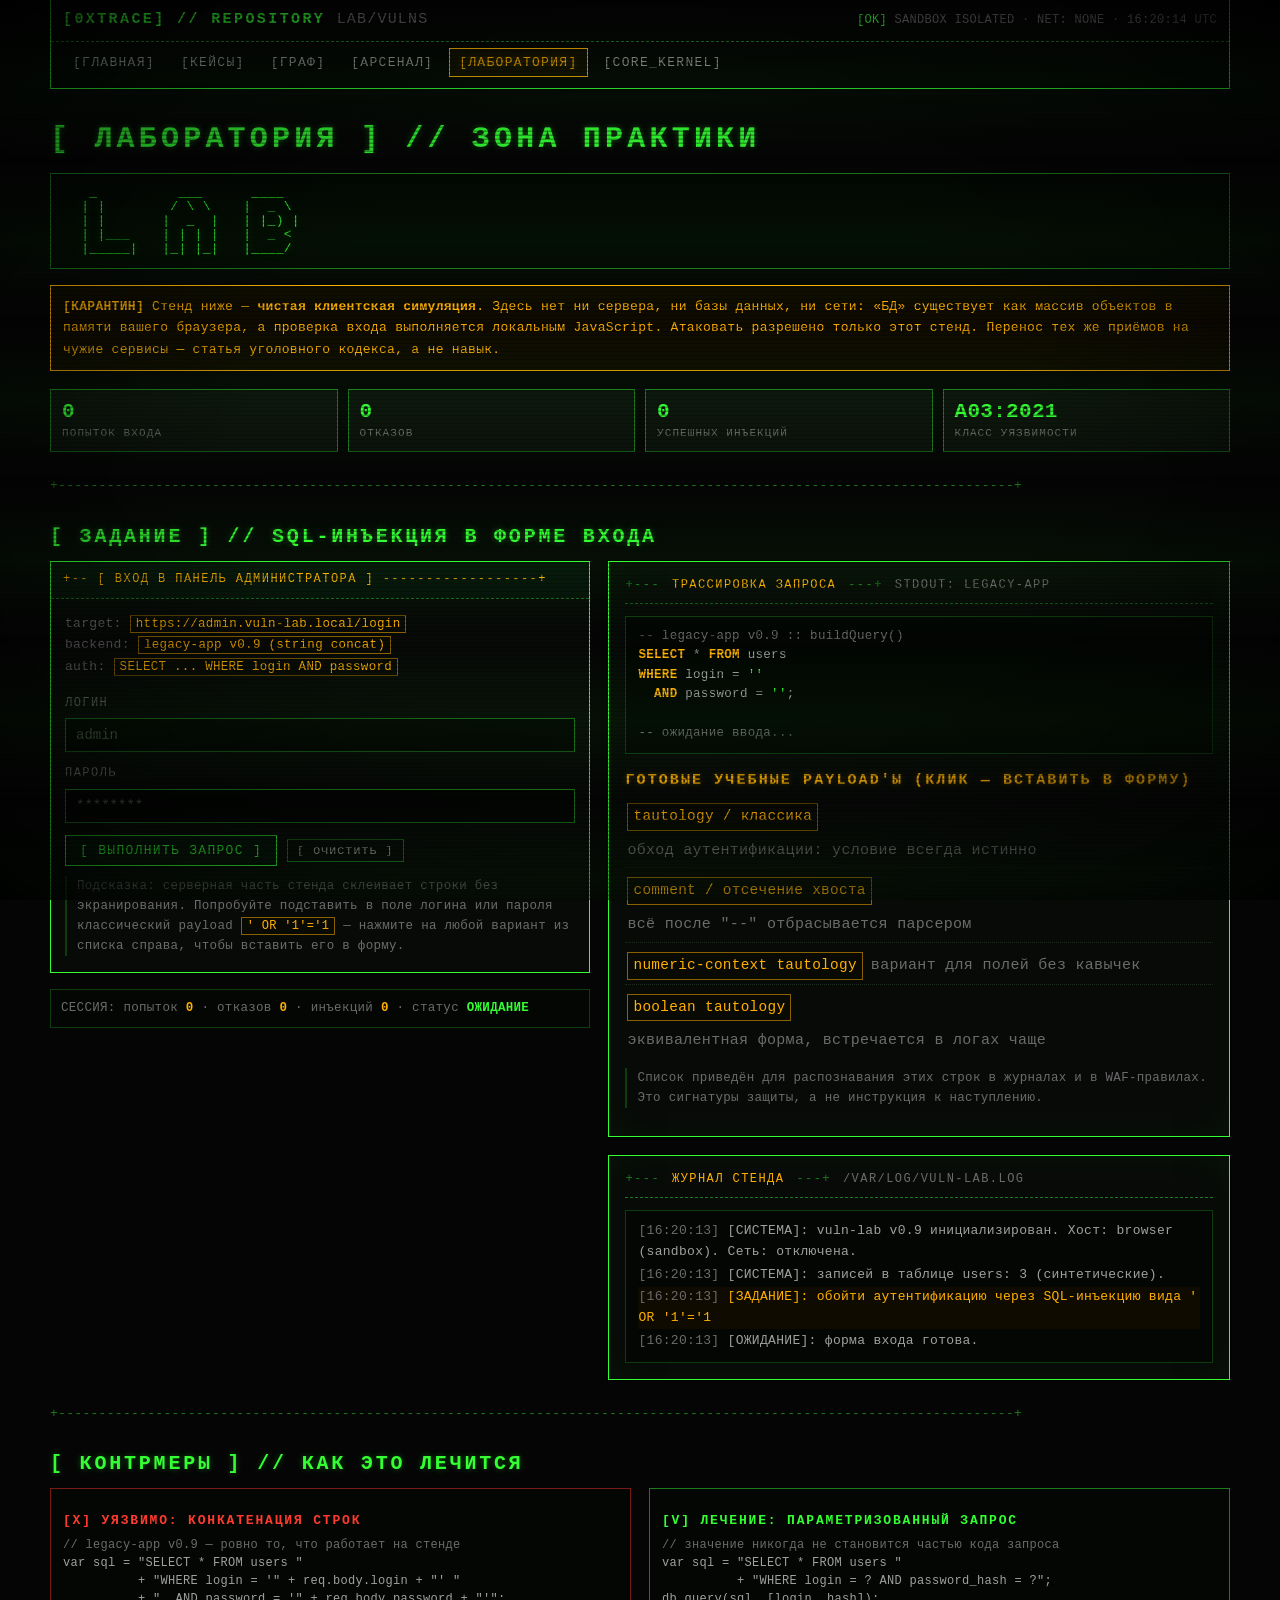
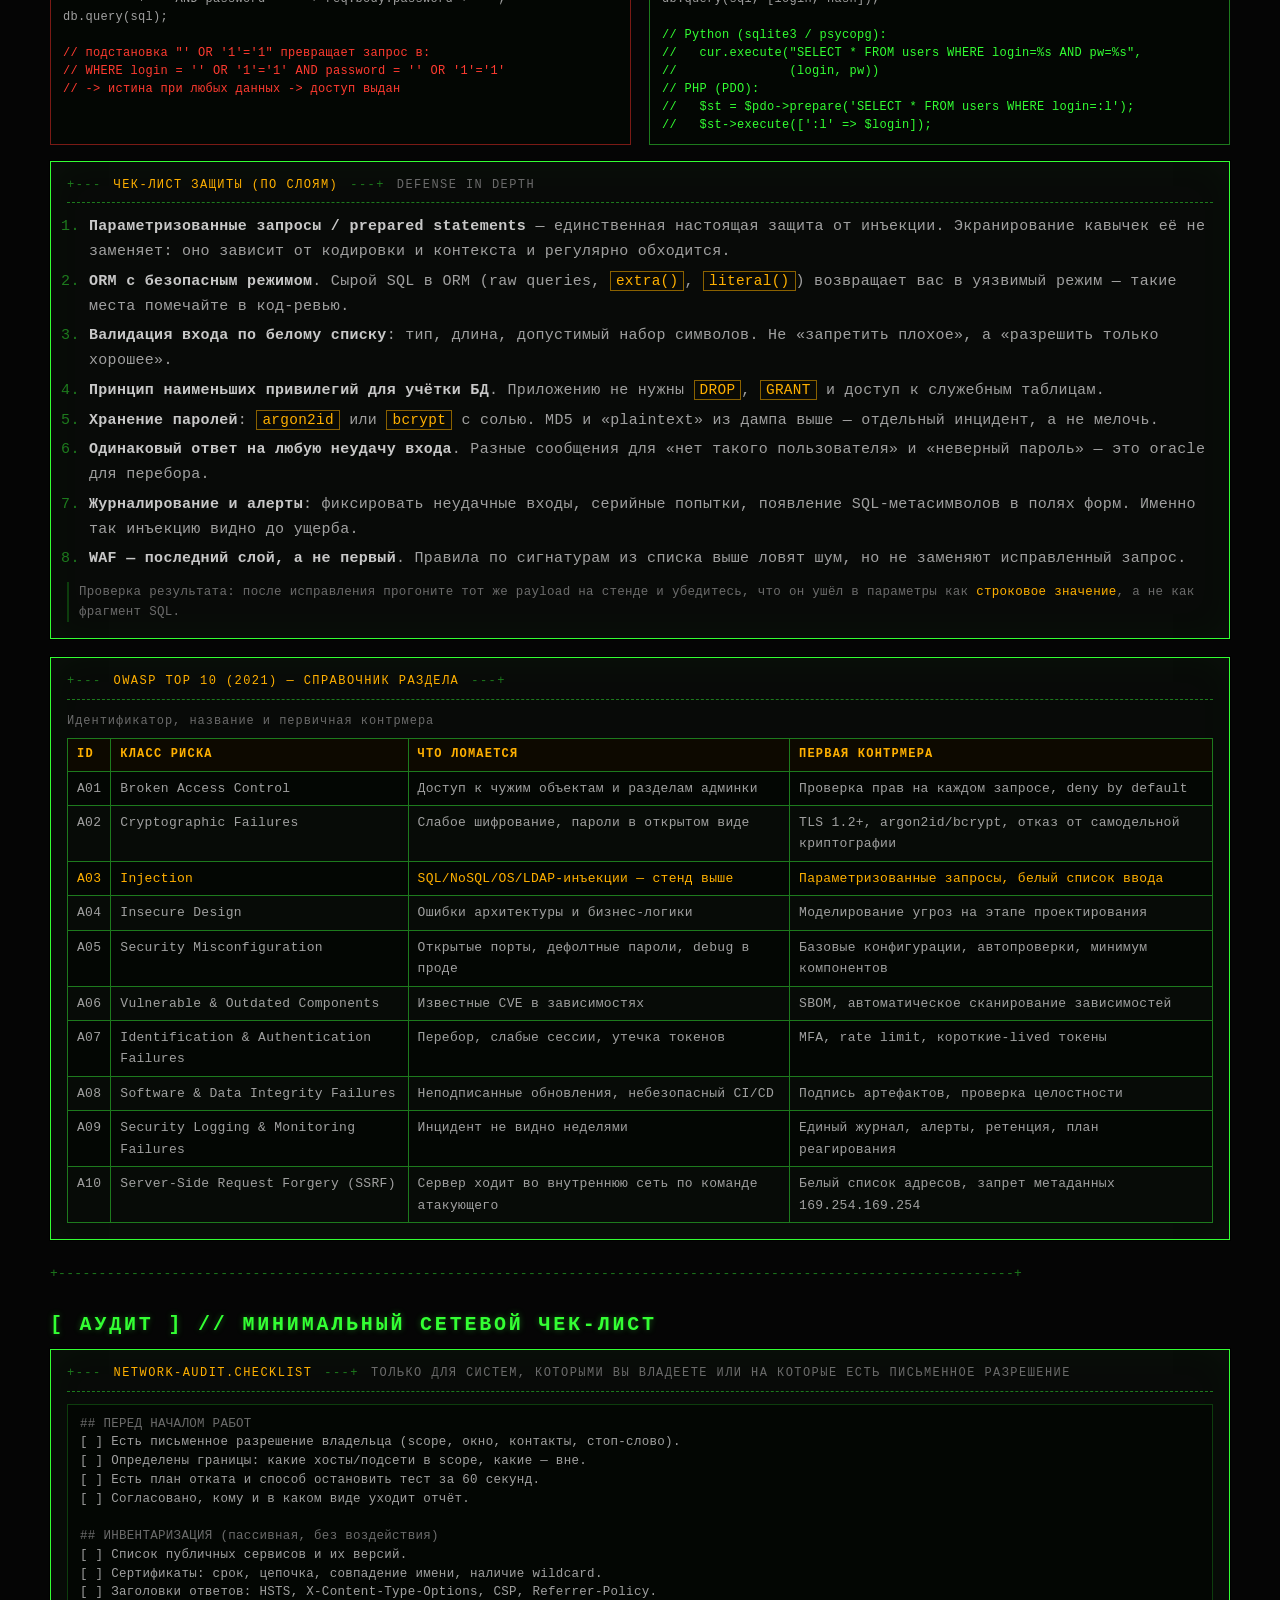
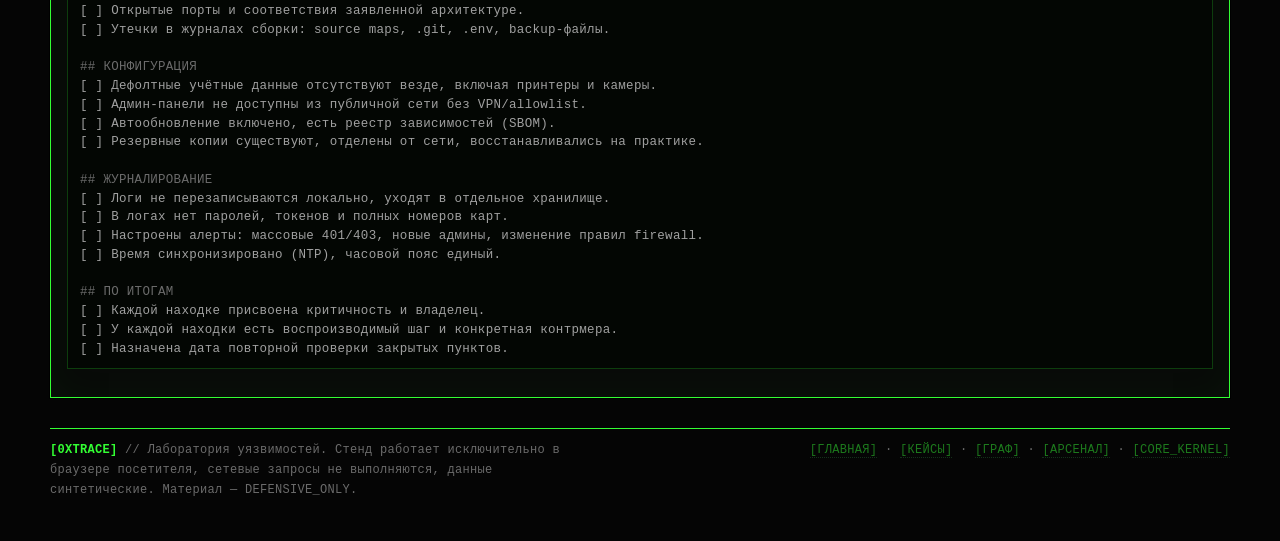
<file: cybersec.html>
<!DOCTYPE html>
<html lang="ru">
<head>
<meta charset="utf-8">
<meta name="viewport" content="width=device-width, initial-scale=1">
<meta name="description" content="Лаборатория уязвимостей ZeroTrace Academy: локальный симулятор SQL-инъекции в форме входа, разбор OWASP Top 10 и контрмеры. Никаких реальных систем.">
<meta name="theme-color" content="#050505">
<title>[0XTRACE] // ЛАБОРАТОРИЯ УЯЗВИМОСТЕЙ</title>
<link rel="stylesheet" href="styles.css">
<style>
  /* Локальные дополнения страницы лаборатории. */
  #login-screen.is-breached { display: none; }
  .lab-note {
    font-size: 12.5px;
    color: var(--text-dim);
    border-left: 2px solid var(--green-dark);
    padding-left: 10px;
    margin-top: 10px;
  }
  .attempts-panel {
    border: 1px solid var(--green-dark);
    background: #030603;
    padding: 8px 10px;
    font-size: 12.5px;
    color: var(--text-dim);
  }
  .attempts-panel b { color: var(--amber); }
  .fix-compare {
    display: grid;
    grid-template-columns: minmax(0,1fr) minmax(0,1fr);
    gap: var(--gap);
  }
  @media (max-width: 900px) { .fix-compare { grid-template-columns: minmax(0,1fr); } }
  .fix-bad, .fix-good { border: 1px solid; padding: 10px 12px; background: #030603; }
  .fix-bad  { border-color: var(--red-dim); }
  .fix-good { border-color: var(--green-dim); }
  .fix-bad  h4 { color: var(--red); }
  .fix-good h4 { color: var(--green); }
  .fix-bad pre, .fix-good pre {
    font-size: 12px; line-height: 1.5; color: var(--text);
    overflow-x: auto; white-space: pre; margin-top: 6px;
  }
</style>
</head>
<body class="booting">

<div id="boot-overlay" role="status" aria-live="polite" aria-label="Инициализация лаборатории"></div>

<noscript>
  <div class="warning-box" style="margin-top:14px">
    <strong>[!]</strong> Лаборатория полностью работает на JavaScript в браузере.
    Без него симулятор инъекции не реагирует на ввод.
  </div>
</noscript>

<header class="site-header">
  <div class="header-top">
    <a class="brand" href="index.html">[0XTRACE]&nbsp;//&nbsp;REPOSITORY <span class="brand-sub">lab/vulns</span></a>
    <div class="header-meta">
      <span class="ok">[OK]</span> SANDBOX ISOLATED &middot; NET: NONE &middot; <span id="clock">--:--:--</span> UTC
    </div>
  </div>
  <nav class="main-nav" aria-label="Основная навигация">
    <ul>
      <li><a href="index.html">[ГЛАВНАЯ]</a></li>
      <li><a href="cases.html">[КЕЙСЫ]</a></li>
      <li><a href="network.html">[ГРАФ]</a></li>
      <li><a href="tools.html">[АРСЕНАЛ]</a></li>
      <li class="active"><a href="cybersec.html" aria-current="page">[ЛАБОРАТОРИЯ]</a></li>
      <li><a href="assistant.html">[CORE_KERNEL]</a></li>
    </ul>
  </nav>
</header>

<main>

  <section aria-labelledby="page-title">
    <h1 id="page-title" class="glitch" data-text="[ ЛАБОРАТОРИЯ ] // ЗОНА ПРАКТИКИ" tabindex="0">[ ЛАБОРАТОРИЯ ] // ЗОНА ПРАКТИКИ</h1>

<pre class="ascii-art" aria-label="Заголовок лаборатории">
   _          ___      ____     
  | |        / \ \    |  _ \    
  | |       |  _  |   | |_) |   
  | |___    | | | |   |  _ <    
  |_____|   |_| |_|   |____/    
</pre>

    <div class="warning-box mt2">
      <strong>[КАРАНТИН]</strong> Стенд ниже — <strong>чистая клиентская симуляция</strong>.
      Здесь нет ни сервера, ни базы данных, ни сети: «БД» существует как массив объектов
      в памяти вашего браузера, а проверка входа выполняется локальным JavaScript.
      Атаковать разрешено только этот стенд. Перенос тех же приёмов на чужие сервисы —
      статья уголовного кодекса, а не навык.
    </div>

    <div class="row">
      <div class="kpi"><span class="kpi__n" id="kpi-attempts">0</span><span class="kpi__l">попыток входа</span></div>
      <div class="kpi"><span class="kpi__n" id="kpi-denied">0</span><span class="kpi__l">отказов</span></div>
      <div class="kpi"><span class="kpi__n" id="kpi-breaches">0</span><span class="kpi__l">успешных инъекций</span></div>
      <div class="kpi"><span class="kpi__n">A03:2021</span><span class="kpi__l">класс уязвимости</span></div>
    </div>
  </section>

  <pre class="ascii-rule" aria-hidden="true">+----------------------------------------------------------------------------------------------+</pre>

  <!-- ==============================================================
       ЗАДАНИЕ
       ============================================================== -->
  <section aria-labelledby="task-title">
    <h2 id="task-title" class="glitch" data-text="[ ЗАДАНИЕ ] // SQL-ИНЪЕКЦИЯ В ФОРМЕ ВХОДА" tabindex="0">[ ЗАДАНИЕ ] // SQL-ИНЪЕКЦИЯ В ФОРМЕ ВХОДА</h2>

    <div class="lab-grid">

      <!-- ЛЕВАЯ КОЛОНКА: ФОРМА -->
      <div>
        <div class="login-box" id="login-screen">
          <div class="login-box__head">+-- [ ВХОД В ПАНЕЛЬ АДМИНИСТРАТОРА ] ------------------+</div>
          <div class="login-box__body">
            <p class="dim mb2" style="font-size:13px">
              target: <code>https://admin.vuln-lab.local/login</code><br>
              backend: <code>legacy-app v0.9 (string concat)</code><br>
              auth: <code>SELECT ... WHERE login AND password</code>
            </p>

            <form id="admin-login-form" novalidate>
              <div class="field">
                <label for="login">ЛОГИН</label>
                <input type="text" id="login" name="login" autocomplete="off" spellcheck="false"
                       placeholder="admin" aria-describedby="lab-log">
              </div>
              <div class="field">
                <label for="password">ПАРОЛЬ</label>
                <input type="password" id="password" name="password" autocomplete="off"
                       placeholder="********" aria-describedby="lab-log">
              </div>
              <div class="row">
                <button type="submit" class="btn">[ ВЫПОЛНИТЬ ЗАПРОС ]</button>
                <button type="reset" class="btn btn--ghost btn--sm" id="clear-form">[ ОЧИСТИТЬ ]</button>
              </div>
            </form>

            <div class="lab-note">
              Подсказка: серверная часть стенда склеивает строки без экранирования.
              Попробуйте подставить в поле логина или пароля классический payload
              <code>' OR '1'='1</code> — нажмите на любой вариант из списка справа,
              чтобы вставить его в форму.
            </div>
          </div>
        </div>

        <!-- СКРЫТЫЙ ЭКРАН УСПЕШНОГО ВЗЛОМА -->
        <div id="breach-screen" aria-live="assertive">
          <div class="breach">
<pre class="breach-ascii" aria-hidden="true">
 ____     _____    ______    ___      _____   _   _  
|  _ \   |  __ \  |  ____\  / \ \    / ____\ | | | | 
| |_) |  | |\) |  |  |__   |  _  |  | |      | |_| | 
|  _ <   |  _  /  |  ___\  | | | |  | |___   |  _  | 
|____/   |_| \_\  |______\ |_| |_|   \____|  |_| |_| 
</pre>
            <h2>БАЗА ДАННЫХ ВЗЛОМАНА. <span class="flag">FLAG{SQL_INJECTION_SUCCESS}</span></h2>
            <p class="mb1">
              Аутентификация обойдена: условие <code>WHERE</code> стало тождественно истинным,
              и запрос вернул первую строку таблицы пользователей — учётную запись с наивысшими правами.
              Пароль при этом не проверялся вообще.
            </p>

            <div class="table-scroll mb2">
              <table class="dump-rows">
                <caption style="color:var(--text-dim);font-size:11.5px">
                  // дамп таблицы users (синтетические данные стенда)
                </caption>
                <thead>
                  <tr><th>id</th><th>login</th><th>role</th><th>hash_type</th><th>last_seen</th></tr>
                </thead>
                <tbody>
                  <tr><td>1</td><td>root</td><td>ADMIN</td><td class="red">MD5 (broken)</td><td>2026-10-17 09:12 UTC</td></tr>
                  <tr><td>2</td><td>operator</td><td>STAFF</td><td class="red">MD5 (broken)</td><td>2026-10-16 22:04 UTC</td></tr>
                  <tr><td>3</td><td>guest</td><td>READ</td><td class="red">plaintext (!)</td><td>2026-10-11 14:38 UTC</td></tr>
                </tbody>
              </table>
            </div>

            <div class="log log--ok mb2" id="breach-log"></div>

            <div class="row">
              <button type="button" class="btn btn--ghost" id="restore-form">[ ВОССТАНОВИТЬ ФОРМУ ]</button>
              <a class="btn btn--amber" href="#fix">[ КАК ЭТО ЛЕЧИТСЯ ]</a>
            </div>
          </div>
        </div>

        <div class="attempts-panel mt2">
          СЕССИЯ: попыток <b id="p-attempts">0</b> &middot; отказов <b id="p-denied">0</b>
          &middot; инъекций <b id="p-breaches">0</b> &middot; статус <b id="p-status">ОЖИДАНИЕ</b>
        </div>
      </div>

      <!-- ПРАВАЯ КОЛОНКА: ТРАССИРОВКА -->
      <div>
        <div class="panel">
          <div class="panel-title">
            <span class="rule">+---</span><span>ТРАССИРОВКА ЗАПРОСА</span><span class="rule">---+</span>
            <span class="path">stdout: legacy-app</span>
          </div>
          <div class="query-preview" id="query-preview"><span class="cmt">-- запрос ещё не отправлен.
-- здесь будет видно, как именно склеивается SQL из ваших полей.</span></div>

          <h3>ГОТОВЫЕ УЧЕБНЫЕ PAYLOAD'Ы (клик — вставить в форму)</h3>
          <ul class="payload-list">
            <li>
              <code data-payload="' OR '1'='1">tautology / классика</code>
              <span class="dim">обход аутентификации: условие всегда истинно</span>
            </li>
            <li>
              <code data-payload="admin' --">comment / отсечение хвоста</code>
              <span class="dim">всё после "--" отбрасывается парсером</span>
            </li>
            <li>
              <code data-payload="1' OR '1'='1">numeric-context tautology</code>
              <span class="dim">вариант для полей без кавычек</span>
            </li>
            <li>
              <code data-payload="' OR 1=1 --">boolean tautology</code>
              <span class="dim">эквивалентная форма, встречается в логах чаще</span>
            </li>
          </ul>
          <p class="lab-note">
            Список приведён для распознавания этих строк в журналах и в WAF-правилах.
            Это сигнатуры защиты, а не инструкция к наступлению.
          </p>
        </div>

        <div class="panel mt2">
          <div class="panel-title">
            <span class="rule">+---</span><span>ЖУРНАЛ СТЕНДА</span><span class="rule">---+</span>
            <span class="path">/var/log/vuln-lab.log</span>
          </div>
          <div class="log" id="lab-log" aria-live="polite"></div>
        </div>
      </div>
    </div>
  </section>

  <pre class="ascii-rule" aria-hidden="true">+----------------------------------------------------------------------------------------------+</pre>

  <!-- ==============================================================
       КОНТРМЕРЫ
       ============================================================== -->
  <section id="fix" aria-labelledby="fix-title">
    <h2 id="fix-title" class="glitch" data-text="[ КОНТРМЕРЫ ] // КАК ЭТО ЛЕЧИТСЯ" tabindex="0">[ КОНТРМЕРЫ ] // КАК ЭТО ЛЕЧИТСЯ</h2>

    <div class="fix-compare">
      <div class="fix-bad">
        <h4>[X] УЯЗВИМО: конкатенация строк</h4>
<pre><span style="color:var(--text-dim)">// legacy-app v0.9 — ровно то, что работает на стенде</span>
var sql = "SELECT * FROM users "
          + "WHERE login = '" + req.body.login + "' "
          + "  AND password = '" + req.body.password + "'";
db.query(sql);

<span style="color:var(--red)">// подстановка "' OR '1'='1" превращает запрос в:
// WHERE login = '' OR '1'='1' AND password = '' OR '1'='1'
// -> истина при любых данных -> доступ выдан</span></pre>
      </div>

      <div class="fix-good">
        <h4>[V] ЛЕЧЕНИЕ: параметризованный запрос</h4>
<pre><span style="color:var(--text-dim)">// значение никогда не становится частью кода запроса</span>
var sql = "SELECT * FROM users "
          + "WHERE login = ? AND password_hash = ?";
db.query(sql, [login, hash]);

<span style="color:var(--green)">// Python (sqlite3 / psycopg):
//   cur.execute("SELECT * FROM users WHERE login=%s AND pw=%s",
//               (login, pw))
// PHP (PDO):
//   $st = $pdo->prepare('SELECT * FROM users WHERE login=:l');
//   $st->execute([':l' => $login]);</span></pre>
      </div>
    </div>

    <div class="panel mt2">
      <div class="panel-title">
        <span class="rule">+---</span><span>ЧЕК-ЛИСТ ЗАЩИТЫ (по слоям)</span><span class="rule">---+</span>
        <span class="path">defense in depth</span>
      </div>
      <ol class="mb1">
        <li><strong>Параметризованные запросы / prepared statements</strong> — единственная настоящая
            защита от инъекции. Экранирование кавычек её не заменяет: оно зависит от кодировки
            и контекста и регулярно обходится.</li>
        <li><strong>ORM с безопасным режимом</strong>. Сырой SQL в ORM (raw queries, <code>extra()</code>,
            <code>literal()</code>) возвращает вас в уязвимый режим — такие места помечайте в код-ревью.</li>
        <li><strong>Валидация входа по белому списку</strong>: тип, длина, допустимый набор символов.
            Не «запретить плохое», а «разрешить только хорошее».</li>
        <li><strong>Принцип наименьших привилегий для учётки БД</strong>. Приложению не нужны
            <code>DROP</code>, <code>GRANT</code> и доступ к служебным таблицам.</li>
        <li><strong>Хранение паролей</strong>: <code>argon2id</code> или <code>bcrypt</code> с солью.
            MD5 и «plaintext» из дампа выше — отдельный инцидент, а не мелочь.</li>
        <li><strong>Одинаковый ответ на любую неудачу входа</strong>. Разные сообщения для
            «нет такого пользователя» и «неверный пароль» — это oracle для перебора.</li>
        <li><strong>Журналирование и алерты</strong>: фиксировать неудачные входы, серийные попытки,
            появление SQL-метасимволов в полях форм. Именно так инъекцию видно до ущерба.</li>
        <li><strong>WAF — последний слой, а не первый</strong>. Правила по сигнатурам из списка выше
            ловят шум, но не заменяют исправленный запрос.</li>
      </ol>
      <p class="lab-note mb0">
        Проверка результата: после исправления прогоните тот же payload на стенде и убедитесь,
        что он ушёл в параметры как <em>строковое значение</em>, а не как фрагмент SQL.
      </p>
    </div>

    <div class="panel mt2">
      <div class="panel-title">
        <span class="rule">+---</span><span>OWASP TOP 10 (2021) — СПРАВОЧНИК РАЗДЕЛА</span><span class="rule">---+</span>
      </div>
      <div class="table-scroll">
        <table class="data">
          <caption>Идентификатор, название и первичная контрмера</caption>
          <thead>
            <tr><th>ID</th><th>Класс риска</th><th>Что ломается</th><th>Первая контрмера</th></tr>
          </thead>
          <tbody>
            <tr><td>A01</td><td>Broken Access Control</td><td>Доступ к чужим объектам и разделам админки</td><td>Проверка прав на каждом запросе, deny by default</td></tr>
            <tr><td>A02</td><td>Cryptographic Failures</td><td>Слабое шифрование, пароли в открытом виде</td><td>TLS 1.2+, argon2id/bcrypt, отказ от самодельной криптографии</td></tr>
            <tr><td style="color:var(--amber)">A03</td><td style="color:var(--amber)">Injection</td><td style="color:var(--amber)">SQL/NoSQL/OS/LDAP-инъекции — стенд выше</td><td style="color:var(--amber)">Параметризованные запросы, белый список ввода</td></tr>
            <tr><td>A04</td><td>Insecure Design</td><td>Ошибки архитектуры и бизнес-логики</td><td>Моделирование угроз на этапе проектирования</td></tr>
            <tr><td>A05</td><td>Security Misconfiguration</td><td>Открытые порты, дефолтные пароли, debug в проде</td><td>Базовые конфигурации, автопроверки, минимум компонентов</td></tr>
            <tr><td>A06</td><td>Vulnerable &amp; Outdated Components</td><td>Известные CVE в зависимостях</td><td>SBOM, автоматическое сканирование зависимостей</td></tr>
            <tr><td>A07</td><td>Identification &amp; Authentication Failures</td><td>Перебор, слабые сессии, утечка токенов</td><td>MFA, rate limit, короткие-lived токены</td></tr>
            <tr><td>A08</td><td>Software &amp; Data Integrity Failures</td><td>Неподписанные обновления, небезопасный CI/CD</td><td>Подпись артефактов, проверка целостности</td></tr>
            <tr><td>A09</td><td>Security Logging &amp; Monitoring Failures</td><td>Инцидент не видно неделями</td><td>Единый журнал, алерты, ретенция, план реагирования</td></tr>
            <tr><td>A10</td><td>Server-Side Request Forgery (SSRF)</td><td>Сервер ходит во внутреннюю сеть по команде атакующего</td><td>Белый список адресов, запрет метаданных 169.254.169.254</td></tr>
          </tbody>
        </table>
      </div>
    </div>
  </section>

  <pre class="ascii-rule" aria-hidden="true">+----------------------------------------------------------------------------------------------+</pre>

  <!-- ==============================================================
       АУДИТ СЕТЕЙ: ЧЕК-ЛИСТ
       ============================================================== -->
  <section aria-labelledby="audit-title">
    <h2 id="audit-title" class="glitch" data-text="[ АУДИТ ] // МИНИМАЛЬНЫЙ СЕТЕВОЙ ЧЕК-ЛИСТ" tabindex="0">[ АУДИТ ] // МИНИМАЛЬНЫЙ СЕТЕВОЙ ЧЕК-ЛИСТ</h2>
    <div class="panel">
      <div class="panel-title">
        <span class="rule">+---</span><span>network-audit.checklist</span><span class="rule">---+</span>
        <span class="path">только для систем, которыми вы владеете или на которые есть письменное разрешение</span>
      </div>
<pre class="evidence"><span class="c">## ПЕРЕД НАЧАЛОМ РАБОТ</span>
[ ] Есть письменное разрешение владельца (scope, окно, контакты, стоп-слово).
[ ] Определены границы: какие хосты/подсети в scope, какие — вне.
[ ] Есть план отката и способ остановить тест за 60 секунд.
[ ] Согласовано, кому и в каком виде уходит отчёт.

<span class="c">## ИНВЕНТАРИЗАЦИЯ (пассивная, без воздействия)</span>
[ ] Список публичных сервисов и их версий.
[ ] Сертификаты: срок, цепочка, совпадение имени, наличие wildcard.
[ ] Заголовки ответов: HSTS, X-Content-Type-Options, CSP, Referrer-Policy.
[ ] Открытые порты и соответствия заявленной архитектуре.
[ ] Утечки в журналах сборки: source maps, .git, .env, backup-файлы.

<span class="c">## КОНФИГУРАЦИЯ</span>
[ ] Дефолтные учётные данные отсутствуют везде, включая принтеры и камеры.
[ ] Админ-панели не доступны из публичной сети без VPN/allowlist.
[ ] Автообновление включено, есть реестр зависимостей (SBOM).
[ ] Резервные копии существуют, отделены от сети, восстанавливались на практике.

<span class="c">## ЖУРНАЛИРОВАНИЕ</span>
[ ] Логи не перезаписываются локально, уходят в отдельное хранилище.
[ ] В логах нет паролей, токенов и полных номеров карт.
[ ] Настроены алерты: массовые 401/403, новые админы, изменение правил firewall.
[ ] Время синхронизировано (NTP), часовой пояс единый.

<span class="c">## ПО ИТОГАМ</span>
[ ] Каждой находке присвоена критичность и владелец.
[ ] У каждой находки есть воспроизводимый шаг и конкретная контрмера.
[ ] Назначена дата повторной проверки закрытых пунктов.
</pre>
    </div>
  </section>

</main>

<footer class="site-footer">
  <div class="legal">
    <strong class="green">[0XTRACE]</strong> // Лаборатория уязвимостей. Стенд работает исключительно
    в браузере посетителя, сетевые запросы не выполняются, данные синтетические.
    Материал — DEFENSIVE_ONLY.
  </div>
  <div class="nowrap">
    <a href="index.html">[ГЛАВНАЯ]</a> &middot; <a href="cases.html">[КЕЙСЫ]</a> &middot; <a href="network.html">[ГРАФ]</a> &middot; <a href="tools.html">[АРСЕНАЛ]</a> &middot; <a href="assistant.html">[CORE_KERNEL]</a>
  </div>
</footer>

<script>
(function () {
  'use strict';

  /* ==================================================================
     0. УТИЛИТЫ
     ================================================================== */
  function $(s, r) { return (r || document).querySelector(s); }
  function $all(s, r) { return Array.prototype.slice.call((r || document).querySelectorAll(s)); }
  function pad2(n) { return n < 10 ? '0' + n : String(n); }
  function stamp() {
    var d = new Date();
    return pad2(d.getUTCHours()) + ':' + pad2(d.getUTCMinutes()) + ':' + pad2(d.getUTCSeconds());
  }
  function esc(str) {
    return String(str).replace(/&/g, '&amp;').replace(/</g, '&lt;').replace(/>/g, '&gt;');
  }

  var memoryStore = {};
  var store = {
    get: function (k) {
      try { return window.localStorage.getItem(k); }
      catch (e) { return Object.prototype.hasOwnProperty.call(memoryStore, k) ? memoryStore[k] : null; }
    },
    set: function (k, v) {
      try { window.localStorage.setItem(k, v); } catch (e) { memoryStore[k] = v; }
    }
  };

  /* ==================================================================
     1. БУТ-ПОСЛЕДОВАТЕЛЬНОСТЬ
     ================================================================== */
  var BOOT_KEY = 'zt_boot_done_v1';
  var bootOverlay = document.getElementById('boot-overlay');
  var BOOT_LINES = [
    ['ok',   'ZEROTRACE BIOS v2.4.1 (c) independent engineers group'],
    ['plain','POST ......................... <span class="ok">[ OK ]</span>'],
    ['ok',   'secure channel :: handshake complete (AES-256-GCM)'],
    ['ok',   'sandbox :: network namespace ..... ISOLATED'],
    ['ok',   'target  :: legacy-app v0.9 ......... UP'],
    ['warn', 'target  :: input sanitization ...... DISABLED (by design)'],
    ['muted','------------------------------------------------'],
    ['ok',   'DEFENSIVE_ONLY protocol :: ACTIVE'],
    ['ok',   'lab ready. attack surface: 1 form.']
  ];

  function bootFinished() {
    document.body.classList.remove('booting');
    if (bootOverlay) {
      bootOverlay.classList.add('is-hidden');
      window.setTimeout(function () {
        if (bootOverlay && bootOverlay.parentNode) { bootOverlay.parentNode.removeChild(bootOverlay); }
      }, 500);
    }
  }
  function runBoot() {
    var reduce = window.matchMedia && window.matchMedia('(prefers-reduced-motion: reduce)').matches;
    var i = 0, timer = null;
    var skip = document.createElement('button');
    skip.type = 'button'; skip.className = 'boot-skip'; skip.textContent = '[ SKIP ]';
    skip.addEventListener('click', finish);
    bootOverlay.appendChild(skip);

    function finish() {
      if (timer) { window.clearTimeout(timer); timer = null; }
      try { window.sessionStorage.setItem(BOOT_KEY, '1'); } catch (e) { /* noop */ }
      bootFinished();
    }
    function step() {
      if (i >= BOOT_LINES.length) { timer = window.setTimeout(finish, reduce ? 0 : 380); return; }
      var item = BOOT_LINES[i++];
      var line = document.createElement('div');
      line.className = 'boot-line';
      line.innerHTML = '<span class="' + item[0] + '">&gt;</span> ' + item[1];
      bootOverlay.insertBefore(line, skip);
      timer = window.setTimeout(step, reduce ? 0 : (80 + Math.random() * 100));
    }
    step();
  }
  var alreadyBooted = false;
  try { alreadyBooted = window.sessionStorage.getItem(BOOT_KEY) === '1'; } catch (e) { alreadyBooted = false; }
  if (bootOverlay) { alreadyBooted ? bootFinished() : runBoot(); }

  /* ==================================================================
     2. ЧАСЫ
     ================================================================== */
  var clockEl = document.getElementById('clock');
  function tickClock() {
    if (!clockEl) { return; }
    var d = new Date();
    clockEl.textContent = pad2(d.getUTCHours()) + ':' + pad2(d.getUTCMinutes()) + ':' + pad2(d.getUTCSeconds());
  }
  tickClock();
  window.setInterval(tickClock, 1000);

  /* ==================================================================
     3. ASCII-ЛИНЕЙКИ
     ================================================================== */
  function fitRules() {
    var rules = $all('.ascii-rule');
    for (var i = 0; i < rules.length; i++) {
      var el = rules[i];
      var chars = Math.floor((el.clientWidth || 900) / 7.2);
      if (chars < 20) { chars = 20; }
      if (chars > 120) { chars = 120; }
      var body = '';
      for (var j = 0; j < chars - 2; j++) { body += '-'; }
      el.textContent = '+' + body + '+';
    }
  }
  fitRules();
  window.addEventListener('resize', fitRules);

  /* ==================================================================
     4. СИНТЕТИЧЕСКАЯ «БАЗА ДАННЫХ» СТЕНДА
     ------------------------------------------------------------------
     Обычный массив в памяти браузера. Никакого сервера и сети.
     ================================================================== */
  var FAKE_DB = {
    users: [
      { id: 1, login: 'root',     password: 'Sup3rS3cret!', role: 'ADMIN', hash_type: 'MD5 (broken)',  last_seen: '2026-10-17 09:12 UTC' },
      { id: 2, login: 'operator', password: 'op2024lab',    role: 'STAFF', hash_type: 'MD5 (broken)',  last_seen: '2026-10-16 22:04 UTC' },
      { id: 3, login: 'guest',    password: 'guest',        role: 'READ',  hash_type: 'plaintext (!)', last_seen: '2026-10-11 14:38 UTC' }
    ]
  };

  /* ==================================================================
     5. ДЕТЕКТОР УЧЕБНЫХ SQL-ИНЪЕКЦИЙ
     ------------------------------------------------------------------
     Распознаёт семейство булевых таутологий (' OR '1'='1 и эквиваленты),
     отсечение комментария (admin' --) и UNION-выборку.
     Возвращает { injected, kind, payload } либо { injected:false }.
     ================================================================== */
  function detectInjection(rawLogin, rawPassword) {
    var fields = [
      { name: 'login',    value: String(rawLogin || '') },
      { name: 'password', value: String(rawPassword || '') }
    ];

    /* признаки, которые должны встречаться в поле */
    var TAUTOLOGY = [
      /['"`]\s*(or|\|\||and|&&)\s*['"`]?\s*(true|1|'1'|"1"|'a'\s*=\s*'a'|1\s*=\s*1)\s*['"`]?\s*(=|==|is|like)?\s*['"`]?\s*(true|1|'1'|"1")?/i,
      /\b(or|\|\|)\b\s*\(?\s*['"`]?\w+['"`]?\s*\)?\s*(=|==|<>|!=|like)\s*\(?\s*['"`]?\w+['"`]?\s*\)?/i,
      /\bor\b\s+(true|1)\b/i
    ];
    var COMMENT_CUT = [
      /['"`]\s*(--|#|\/\*)\s*$/,
      /['"`]\s*(--|#|\/\*)\s+/,
      /;\s*(--|#|\/\*)/
    ];
    var UNION_SEL = [/\bunion\b[\s\S]{0,40}\bselect\b/i];
    var STACKED   = [/;\s*(select|insert|update|delete|drop|alter|exec|execute)\b/i];

    function anyMatch(list, str) {
      for (var i = 0; i < list.length; i++) {
        var m = str.match(list[i]);
        if (m) { return m[0]; }
      }
      return null;
    }

    for (var f = 0; f < fields.length; f++) {
      var value = fields[f].value;
      var compact = value.replace(/\s+/g, ' ').trim();
      if (!compact) { continue; }

      var taut  = anyMatch(TAUTOLOGY, compact);
      var cmt   = anyMatch(COMMENT_CUT, compact);
      var union = anyMatch(UNION_SEL, compact);
      var stack = anyMatch(STACKED, compact);

      if (taut || union || stack || (cmt && /['"`]/.test(compact))) {
        var kind = union ? 'UNION-SELECT' : (stack ? 'STACKED QUERY' : (taut ? 'BOOLEAN TAUTOLOGY' : 'COMMENT TRUNCATION'));
        return { injected: true, field: fields[f].name, kind: kind, payload: compact, matched: taut || union || stack || cmt };
      }
    }
    return { injected: false };
  }

  /* ==================================================================
     6. ЖУРНАЛ СТЕНДА
     ================================================================== */
  var labLog = document.getElementById('lab-log');
  function log(cls, text) {
    if (!labLog) { return; }
    var line = document.createElement('span');
    line.className = 'log__line ' + (cls || '');
    line.innerHTML = '<span class="log__ts">[' + stamp() + ']</span> ' + text;
    labLog.appendChild(line);
    labLog.scrollTop = labLog.scrollHeight;
    /* не раздуваем журнал */
    while (labLog.childNodes.length > 120) { labLog.removeChild(labLog.firstChild); }
  }

  /* ==================================================================
     7. СЧЁТЧИКИ СЕССИИ
     ================================================================== */
  var STATS_KEY = 'zt_lab_stats_v1';
  var stats = { attempts: 0, denied: 0, breaches: 0 };
  try {
    var saved = store.get(STATS_KEY);
    if (saved) {
      var parsed = JSON.parse(saved);
      stats.attempts = parsed.attempts || 0;
      stats.denied = parsed.denied || 0;
      stats.breaches = parsed.breaches || 0;
    }
  } catch (e) { /* ignore */ }

  function renderStats() {
    var map = {
      'kpi-attempts': stats.attempts, 'kpi-denied': stats.denied, 'kpi-breaches': stats.breaches,
      'p-attempts': stats.attempts, 'p-denied': stats.denied, 'p-breaches': stats.breaches
    };
    Object.keys(map).forEach(function (id) {
      var el = document.getElementById(id);
      if (el) { el.textContent = String(map[id]); }
    });
    var st = document.getElementById('p-status');
    if (st) {
      st.textContent = stats.breaches > 0 ? 'УСПЕШНАЯ ИНЪЕКЦИЯ' : (stats.denied > 0 ? 'ОТКАЗ' : 'ОЖИДАНИЕ');
      st.style.color = stats.breaches > 0 ? 'var(--red)' : (stats.denied > 0 ? 'var(--amber)' : 'var(--green)');
    }
    store.set(STATS_KEY, JSON.stringify(stats));
  }
  renderStats();

  /* ==================================================================
     8. ПРЕДПРОСМОТР СОБРАННОГО SQL
     ================================================================== */
  var preview = document.getElementById('query-preview');

  function renderPreview(login, password, verdict) {
    if (!preview) { return; }
    var l = esc(login);
    var p = esc(password);

    /* подсветим найденный payload */
    if (verdict && verdict.injected) {
      var inj = '<span class="inj">' + esc(verdict.payload) + '</span>';
      if (verdict.field === 'login') { l = inj; } else { p = inj; }
    }

    var html =
      '<span class="cmt">-- legacy-app v0.9 :: buildQuery()</span>\n' +
      '<span class="kw">SELECT</span> * <span class="kw">FROM</span> users\n' +
      '<span class="kw">WHERE</span> login = <span class="str">\'' + l + '\'</span>\n' +
      '  <span class="kw">AND</span> password = <span class="str">\'' + p + '\'</span>;\n\n';

    if (verdict && verdict.injected) {
      html +=
        '<span class="cmt">-- parser: условие WHERE стало тождественно истинным</span>\n' +
        '<span class="cmt">-- rows returned: ' + FAKE_DB.users.length + ' | auth bypass: </span><span class="inj">TRUE</span>\n' +
        '<span class="cmt">-- class: A03:2021 Injection :: ' + esc(verdict.kind) + '</span>';
    } else if (login || password) {
      html +=
        '<span class="cmt">-- parser: injection patterns not found</span>\n' +
        '<span class="cmt">-- rows returned: 0 | auth bypass: FALSE</span>';
    } else {
      html += '<span class="cmt">-- ожидание ввода...</span>';
    }
    preview.innerHTML = html;
  }

  /* ==================================================================
     9. ОБРАБОТЧИК ФОРМЫ
     ================================================================== */
  var form = document.getElementById('admin-login-form');
  var loginScreen = document.getElementById('login-screen');
  var breachScreen = document.getElementById('breach-screen');
  var breachLog = document.getElementById('breach-log');
  var loginInput = document.getElementById('login');
  var passInput = document.getElementById('password');

  function showBreach(verdict) {
    if (loginScreen) { loginScreen.classList.add('is-breached'); }
    if (breachScreen) {
      breachScreen.classList.add('is-active');
      breachScreen.scrollIntoView({ behavior: 'smooth', block: 'start' });
    }
    if (breachLog) {
      breachLog.innerHTML = '';
      var lines = [
        '[PROCESS]: разбор полей формы... поле "' + verdict.field + '" содержит SQL-метасимволы.',
        '[PROCESS]: buildQuery() выполнил конкатенацию без экранирования.',
        '[COMMAND]: SELECT * FROM users WHERE login = \'' + verdict.payload + '\' AND password = \'\'',
        '[PROCESS]: класс паттерна: ' + verdict.kind + '.',
        '[PROCESS]: пароль не проверялся. Возвращена первая строка таблицы (role=ADMIN).',
        '[HINT]: БАЗА ДАННЫХ ВЗЛОМАНА. FLAG{SQL_INJECTION_SUCCESS}',
        '[HINT]: переходите к блоку «КАК ЭТО ЛЕЧИТСЯ» — там параметризованный запрос.'
      ];
      lines.forEach(function (t, idx) {
        var s = document.createElement('span');
        s.className = 'log__line';
        s.innerHTML = '<span class="log__ts">[+' + (idx * 120) + 'ms]</span> ' + esc(t);
        breachLog.appendChild(s);
      });
    }
  }

  function hideBreach() {
    if (breachScreen) { breachScreen.classList.remove('is-active'); }
    if (loginScreen) { loginScreen.classList.remove('is-breached'); }
  }

  if (form) {
    form.addEventListener('submit', function (ev) {
      ev.preventDefault();

      var login = loginInput ? loginInput.value : '';
      var password = passInput ? passInput.value : '';

      stats.attempts++;

      /* пустая форма */
      if (!login.trim() && !password.trim()) {
        stats.denied++;
        renderStats();
        renderPreview(login, password, { injected: false });
        log('log--warn', '[ОШИБКА ВВОДА]: оба поля пусты. Запрос не отправлен.');
        return;
      }

      var verdict = detectInjection(login, password);
      renderPreview(login, password, verdict);

      if (verdict.injected) {
        /* -------- УСПЕШНАЯ ИНЪЕКЦИЯ -------- */
        stats.breaches++;
        renderStats();

        log('log--err', '[ТРЕВОГА]: обнаружена инъекция в поле "' + verdict.field + '" :: ' + verdict.kind);
        log('log--err', '[PAYLOAD]: ' + esc(verdict.payload));
        log('log--err', '[РЕЗУЛЬТАТ]: auth bypass = TRUE, rows = ' + FAKE_DB.users.length);
        log('log--ok',  '[ФЛАГ]: FLAG{SQL_INJECTION_SUCCESS}');

        showBreach(verdict);
        return;
      }

      /* -------- ОБЫЧНАЯ ПРОВЕРКА ЛОГИНА/ПАРОЛЯ (без инъекции) -------- */
      var found = null;
      for (var i = 0; i < FAKE_DB.users.length; i++) {
        if (FAKE_DB.users[i].login === login.trim() && FAKE_DB.users[i].password === password) {
          found = FAKE_DB.users[i];
          break;
        }
      }

      if (found) {
        log('log--ok', '[ВХОД]: учётные данные совпали (' + found.login + ', role=' + found.role + ').');
        log('log--warn', '[ЗАМЕЧАНИЕ]: вход по паролю в открытом виде — сам по себе дефект A02.');
        log('log--warn', '[ЗАДАНИЕ]: стенд считается пройденным только после инъекции. Попробуйте \' OR \'1\'=\'1');
        renderStats();
        return;
      }

      stats.denied++;
      renderStats();
      log('log--err', '<strong>Access Denied</strong> :: invalid credentials');
      log('', '[TRACE]: SELECT * FROM users WHERE login=\'' + esc(login) + '\' AND password=\'' + esc(password) + '\' -> 0 rows');
      log('log--warn', '[HINT]: приложение склеивает строки. Попробуйте таутологию \' OR \'1\'=\'1 в любом из полей.');

      /* визуальная реакция отказа */
      if (loginScreen) {
        loginScreen.animate
          ? loginScreen.animate(
              [{ transform: 'translateX(0)' }, { transform: 'translateX(-5px)' },
               { transform: 'translateX(5px)' }, { transform: 'translateX(0)' }],
              { duration: 180, iterations: 1 })
          : null;
      }
    });

    /* живое обновление трассировки при вводе */
    [loginInput, passInput].forEach(function (inp) {
      if (!inp) { return; }
      inp.addEventListener('input', function () {
        renderPreview(loginInput.value, passInput.value, detectInjection(loginInput.value, passInput.value));
      });
    });

    form.addEventListener('reset', function () {
      window.setTimeout(function () {
        renderPreview('', '', { injected: false });
        log('', '[СИСТЕМА]: поля очищены.');
      }, 0);
    });
  }

  /* ==================================================================
     10. ВСТАВКА PAYLOAD'ОВ ПО КЛИКУ
     ================================================================== */
  $all('[data-payload]').forEach(function (codeEl) {
    codeEl.setAttribute('tabindex', '0');
    codeEl.setAttribute('role', 'button');
    codeEl.title = 'Вставить в поле логина';

    function apply() {
      var payload = codeEl.getAttribute('data-payload');
      if (!loginInput) { return; }
      hideBreach();
      loginInput.value = payload;
      if (passInput) { passInput.value = ''; }
      renderPreview(payload, '', detectInjection(payload, ''));
      log('log--warn', '[ПОДСТАНОВКА]: payload \'' + esc(payload) + '\' помещён в поле login. Нажмите [ ВЫПОЛНИТЬ ЗАПРОС ].');
      loginInput.focus();
    }
    codeEl.addEventListener('click', apply);
    codeEl.addEventListener('keydown', function (e) {
      if (e.key === 'Enter' || e.key === ' ') { e.preventDefault(); apply(); }
    });
  });

  /* ==================================================================
     11. ВОССТАНОВЛЕНИЕ ФОРМЫ ПОСЛЕ ВЗЛОМА
     ================================================================== */
  var restoreBtn = document.getElementById('restore-form');
  if (restoreBtn) {
    restoreBtn.addEventListener('click', function () {
      hideBreach();
      if (loginInput) { loginInput.value = ''; }
      if (passInput) { passInput.value = ''; }
      renderPreview('', '', { injected: false });
      log('', '[СИСТЕМА]: стенд перезапущен. Состояние формы сброшено.');
      if (loginScreen) { loginScreen.scrollIntoView({ behavior: 'smooth', block: 'start' }); }
    });
  }

  var clearBtn = document.getElementById('clear-form');
  if (clearBtn) {
    clearBtn.addEventListener('click', function () {
      window.setTimeout(function () {
        renderPreview('', '', { injected: false });
      }, 0);
    });
  }

  /* ==================================================================
     12. СТАРТОВЫЕ СООБЩЕНИЯ
     ================================================================== */
  log('', '[СИСТЕМА]: vuln-lab v0.9 инициализирован. Хост: browser (sandbox). Сеть: отключена.');
  log('', '[СИСТЕМА]: записей в таблице users: ' + FAKE_DB.users.length + ' (синтетические).');
  log('log--warn', '[ЗАДАНИЕ]: обойти аутентификацию через SQL-инъекцию вида \' OR \'1\'=\'1');
  log('', '[ОЖИДАНИЕ]: форма входа готова.');
  renderPreview('', '', { injected: false });

})();
</script>

</body>
</html>
</file>
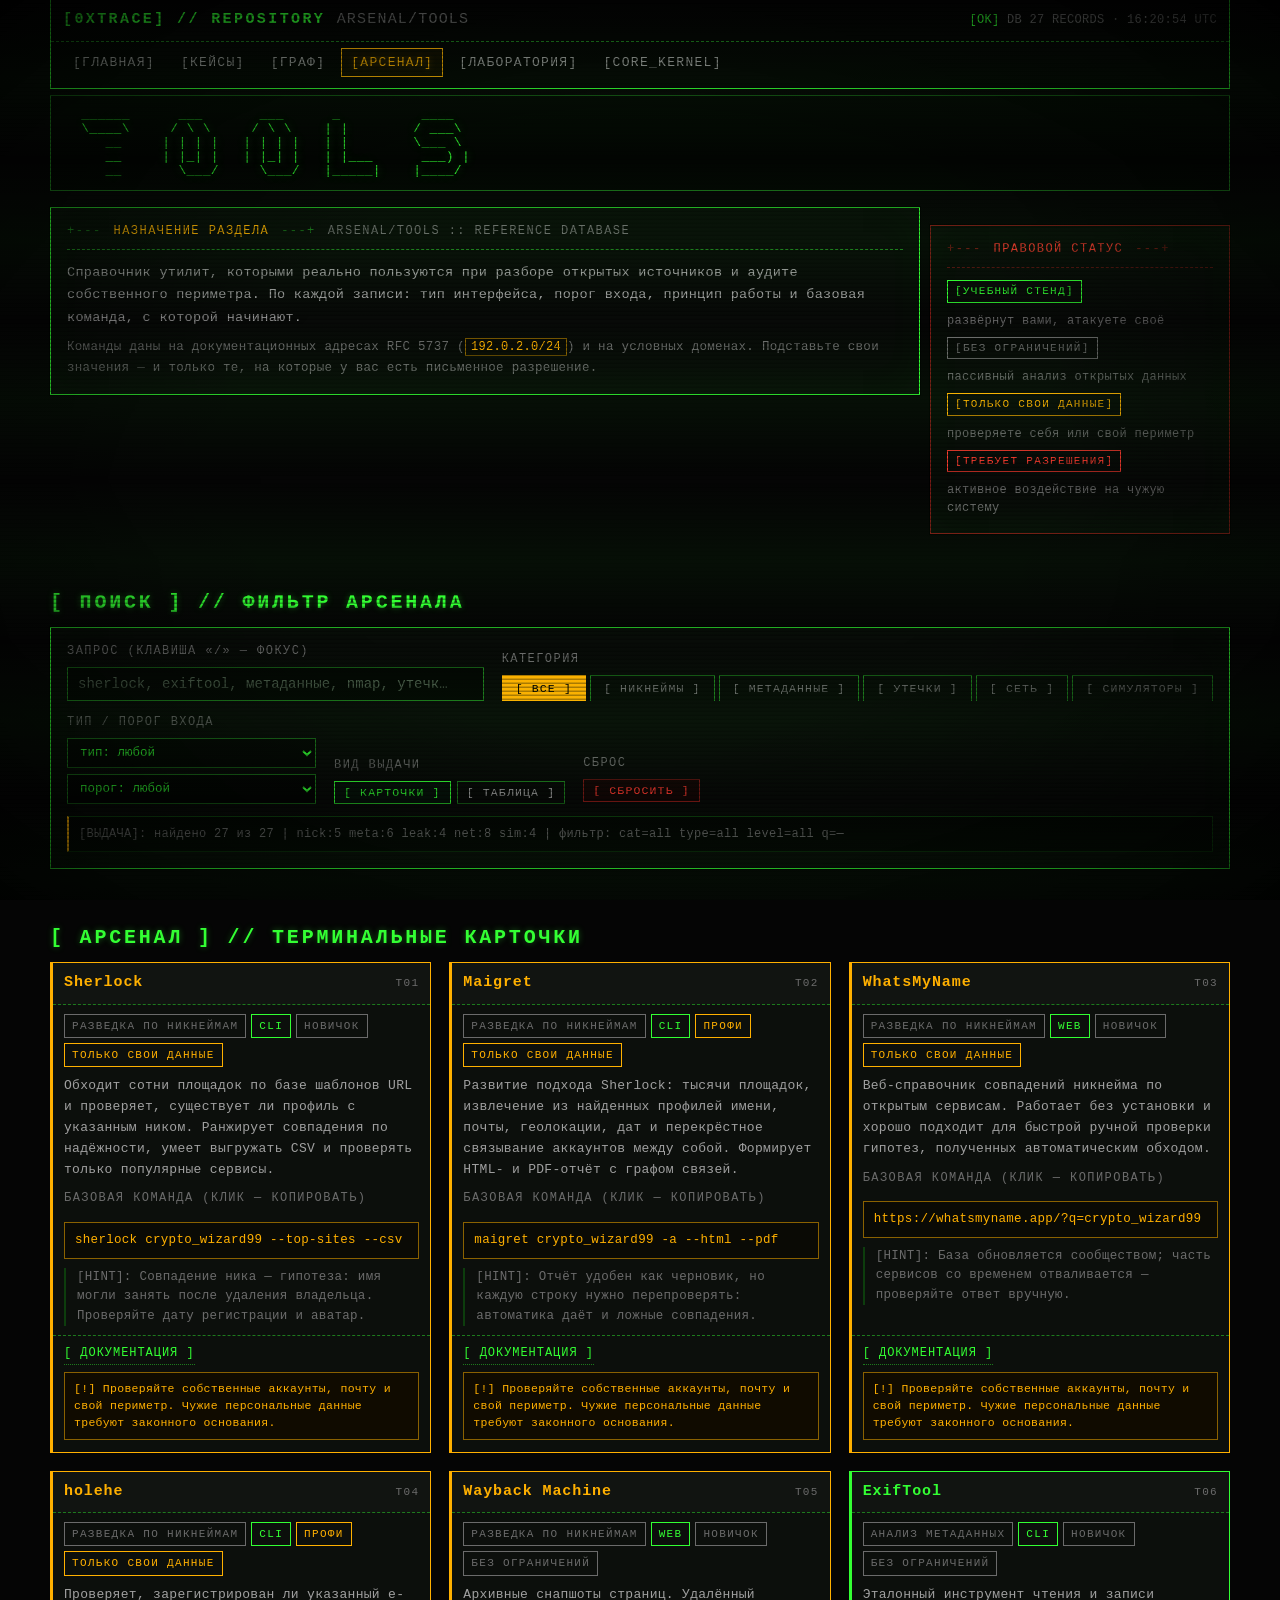
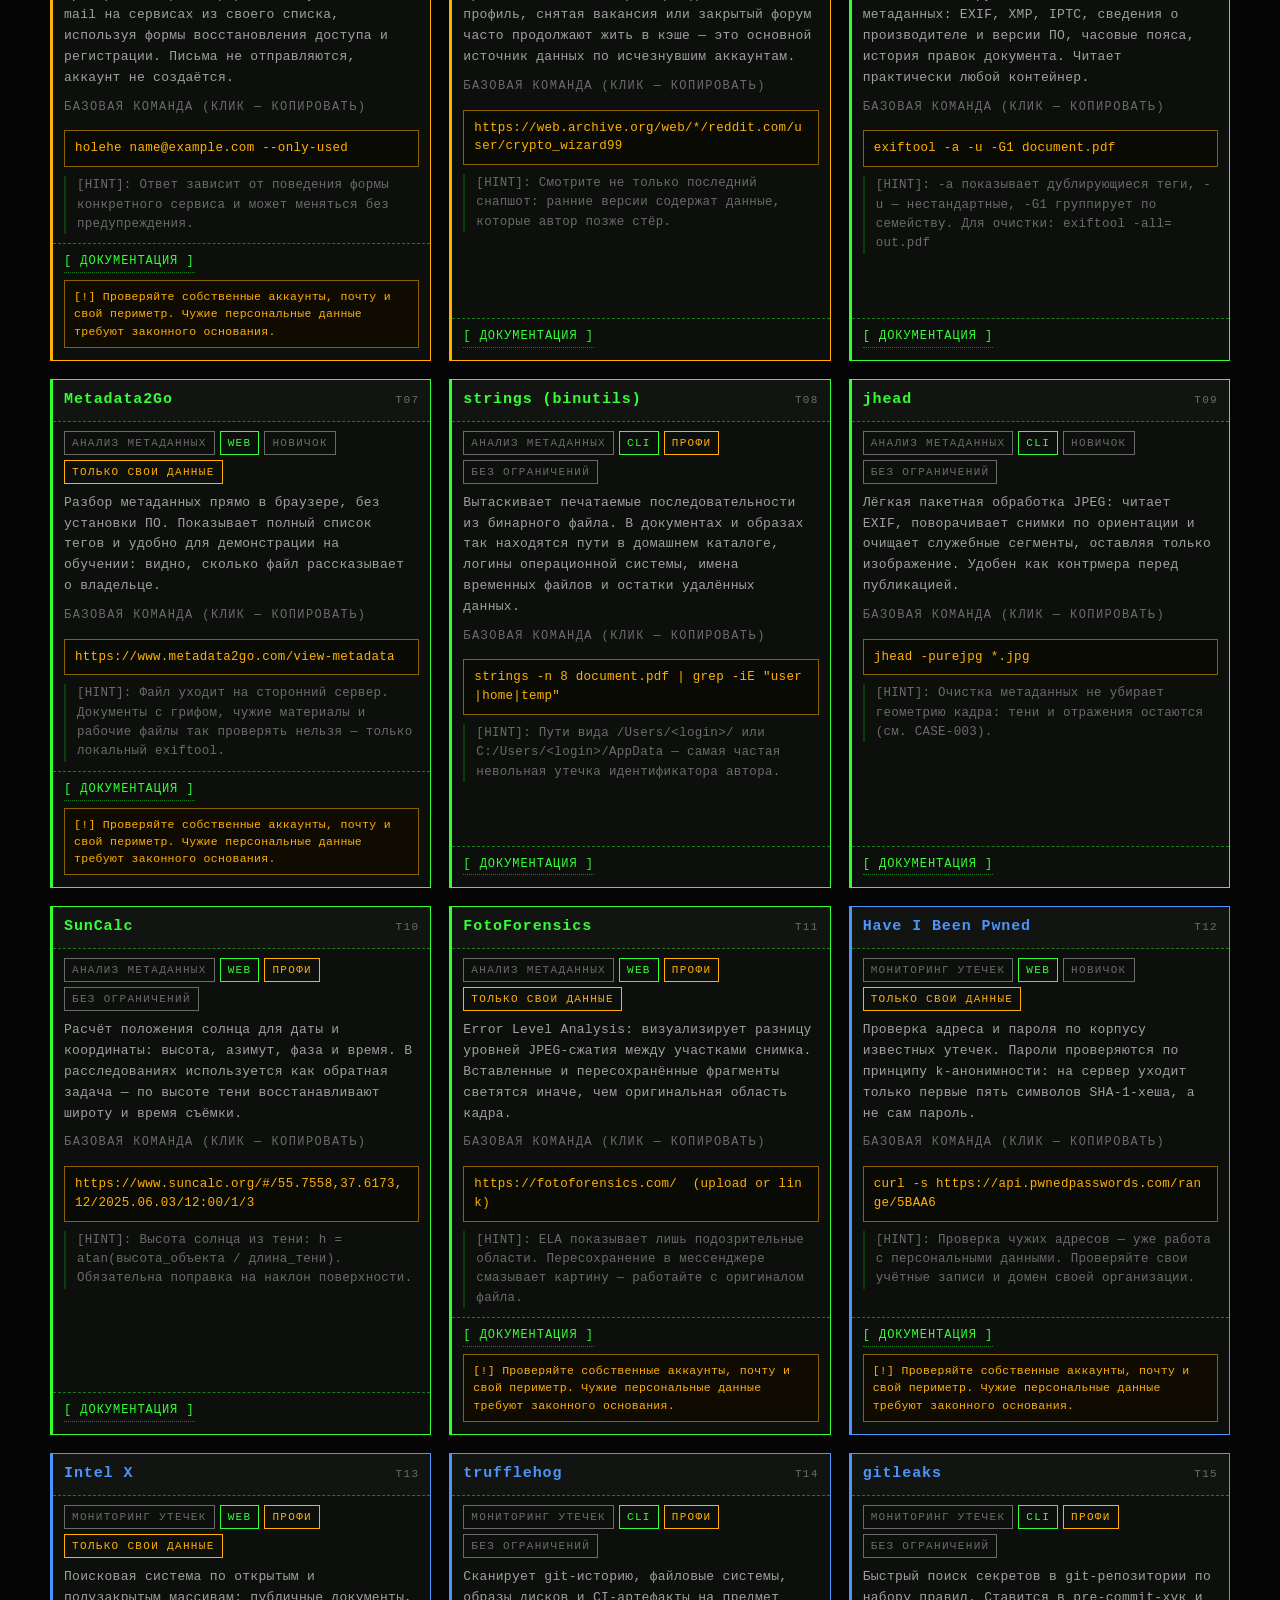
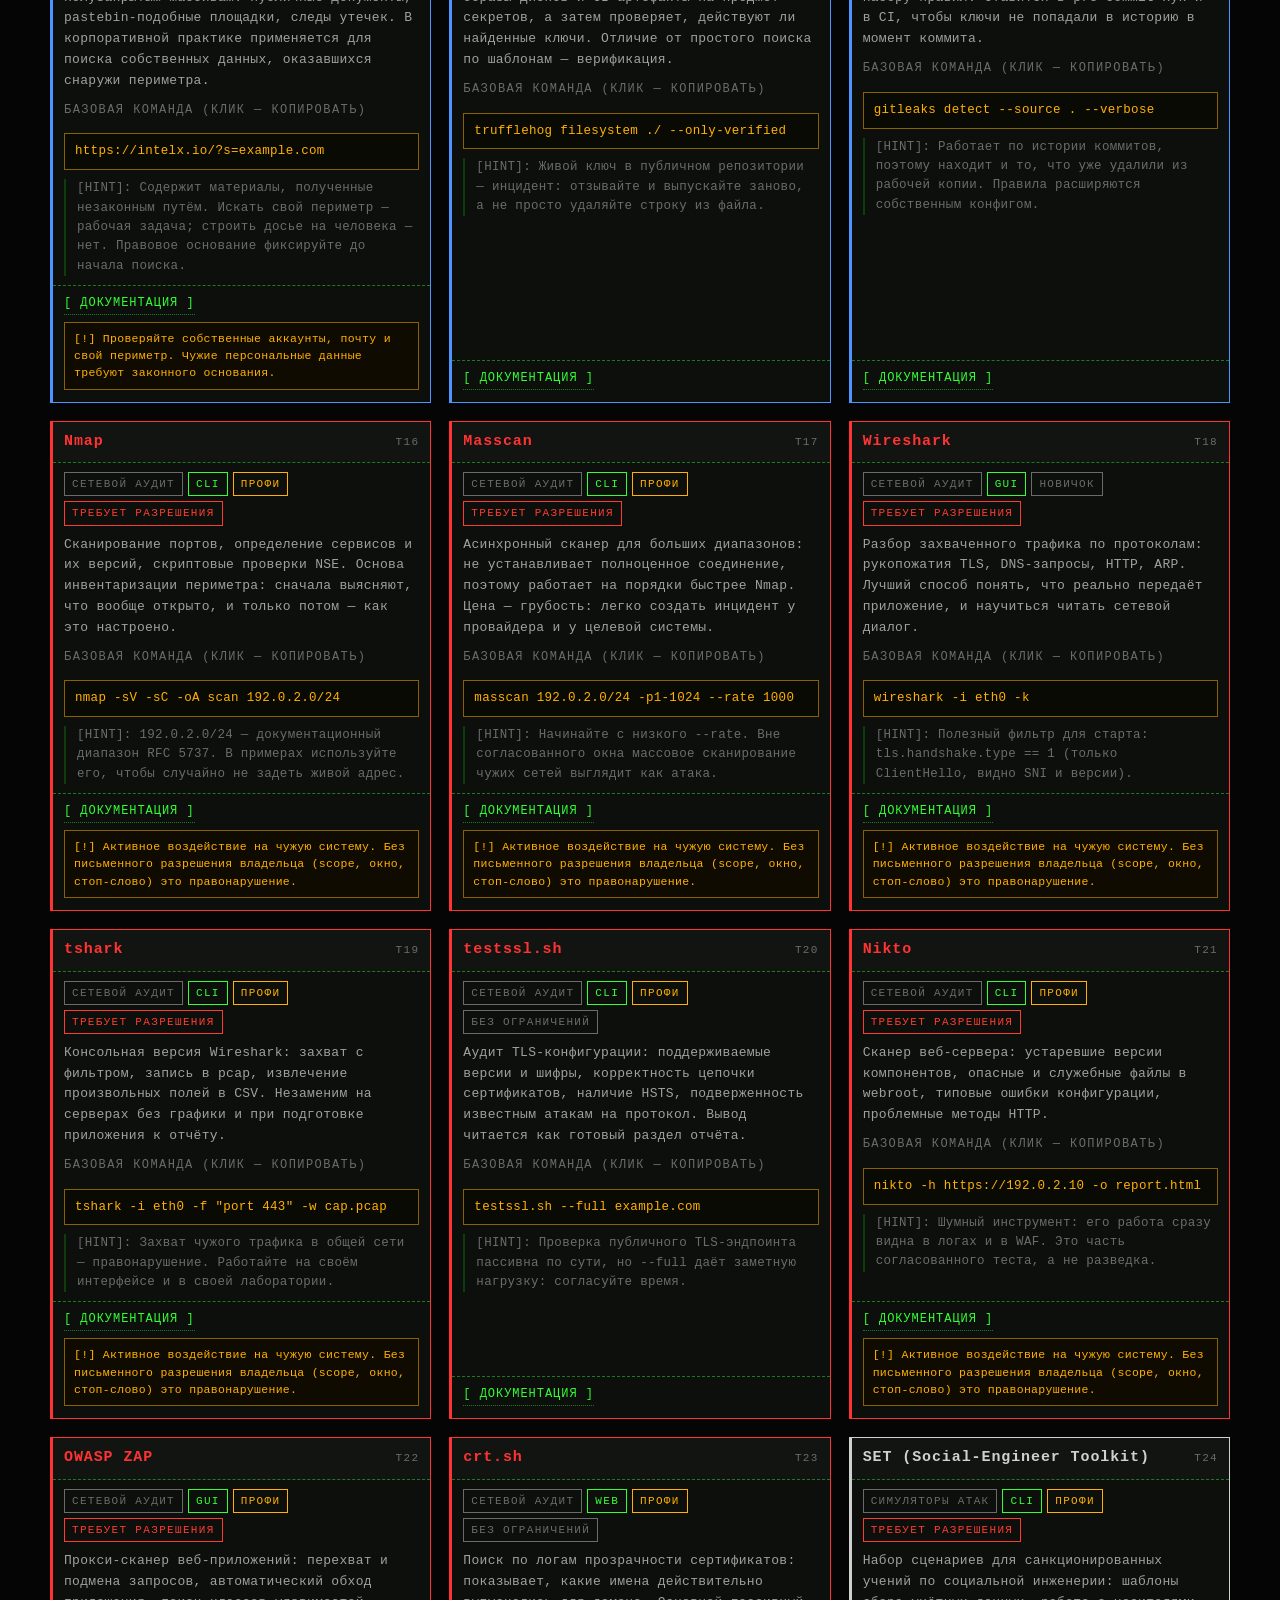
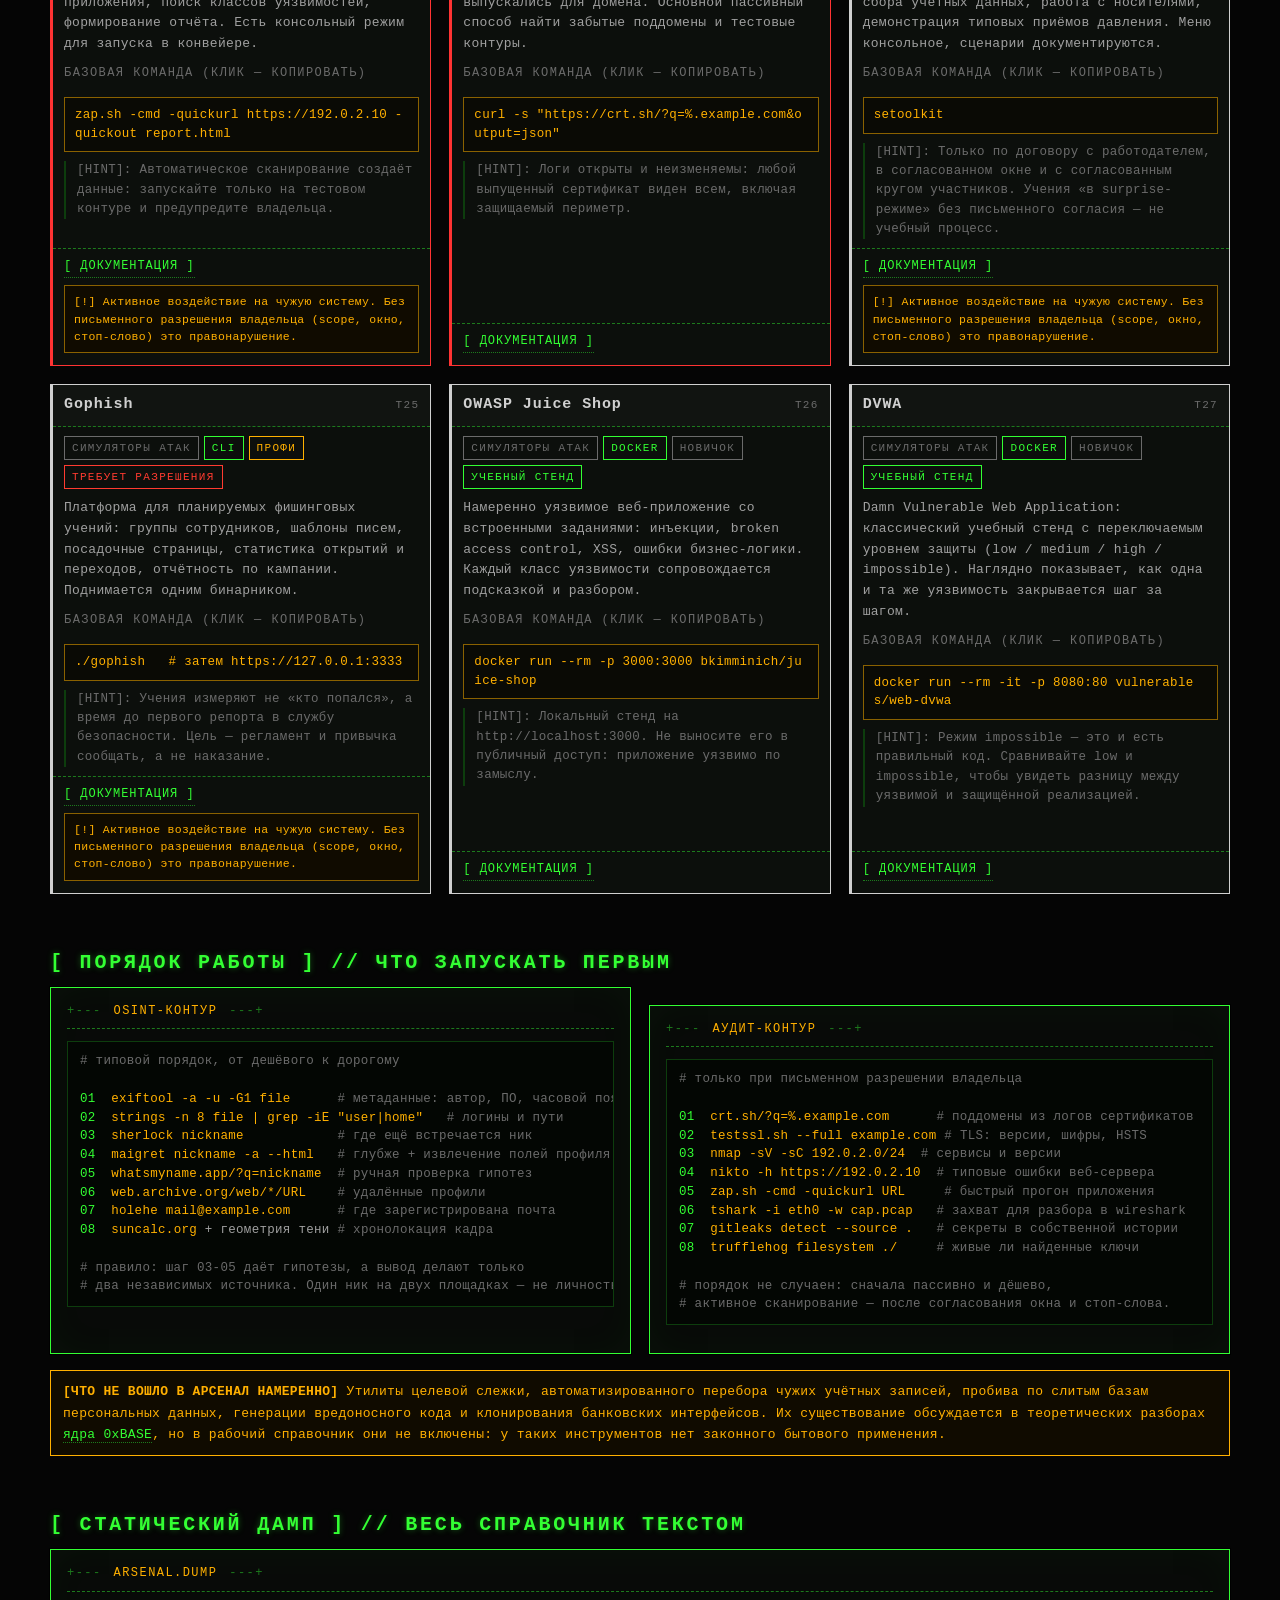
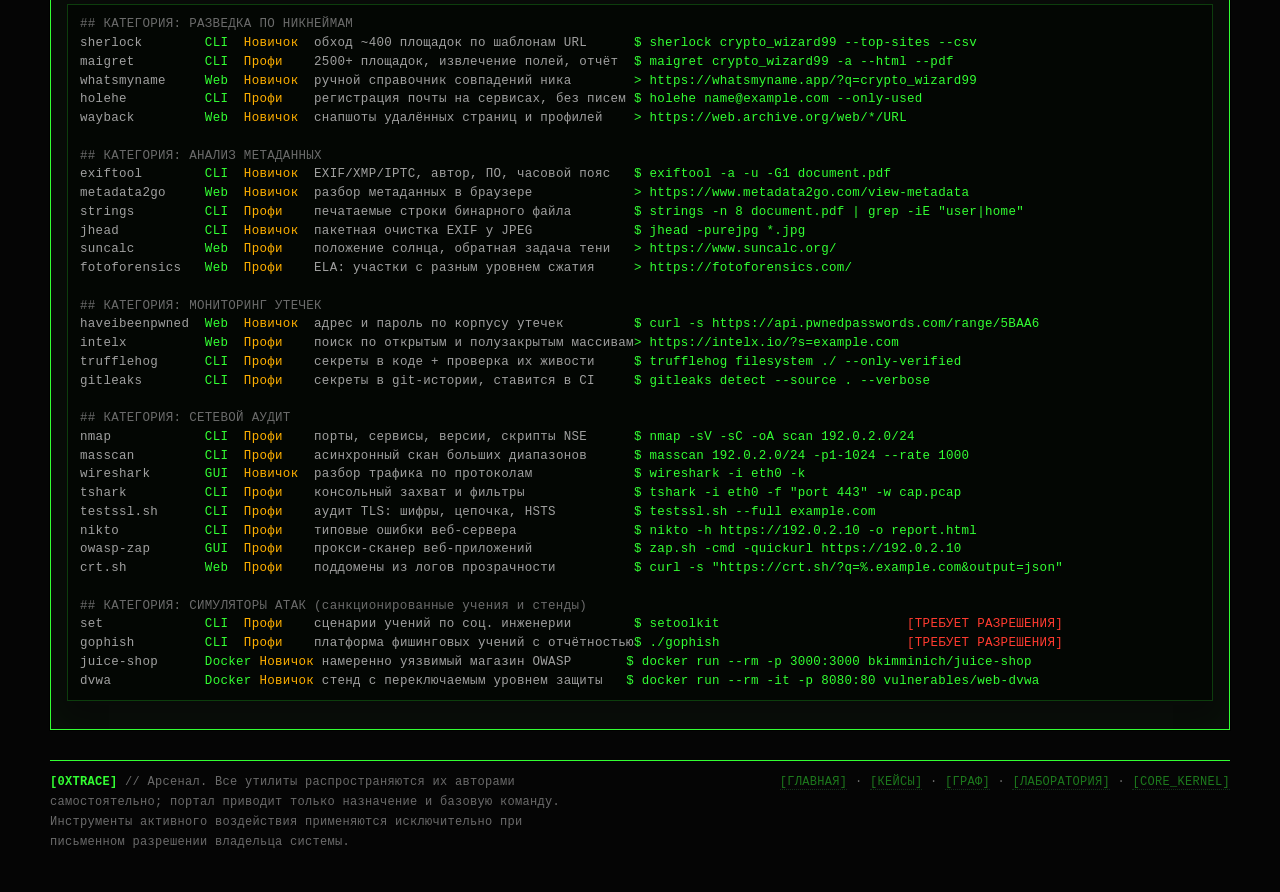
<file: tools.html>
<!DOCTYPE html>
<html lang="ru">
<head>
<meta charset="utf-8">
<meta name="viewport" content="width=device-width, initial-scale=1">
<meta name="description" content="Арсенал 0XTRACE: интерактивный справочник утилит для OSINT и аудита безопасности — назначение, тип, сложность, принцип работы и базовая команда.">
<meta name="theme-color" content="#050505">
<title>[0XTRACE] // TOOLS :: АРСЕНАЛ</title>
<link rel="stylesheet" href="styles.css">
</head>
<body class="booting">

<div id="boot-overlay" role="status" aria-live="polite" aria-label="Инициализация арсенала"></div>

<noscript>
  <div class="warning-box" style="margin-top:14px">
    <strong>[!]</strong> Фильтры и поиск работают на JavaScript. Полный перечень утилит
    продублирован текстовой таблицей в конце страницы.
  </div>
</noscript>

<header class="site-header">
  <div class="header-top">
    <a class="brand" href="index.html">[0XTRACE]&nbsp;//&nbsp;REPOSITORY <span class="brand-sub">arsenal/tools</span></a>
    <div class="header-meta">
      <span class="ok">[OK]</span> DB <span id="tool-total">0</span> RECORDS &middot; <span id="clock">--:--:--</span> UTC
    </div>
  </div>
  <nav class="main-nav" aria-label="Основная навигация">
    <ul>
      <li><a href="index.html">[ГЛАВНАЯ]</a></li>
      <li><a href="cases.html">[КЕЙСЫ]</a></li>
      <li><a href="network.html">[ГРАФ]</a></li>
      <li class="active"><a href="tools.html" aria-current="page">[АРСЕНАЛ]</a></li>
      <li><a href="cybersec.html">[ЛАБОРАТОРИЯ]</a></li>
      <li><a href="assistant.html">[CORE_KERNEL]</a></li>
    </ul>
  </nav>
</header>

<main>

  <section aria-labelledby="page-title">
    <h1 id="page-title" class="sr-only">Арсенал утилит</h1>

<pre class="ascii-art" aria-label="Баннер TOOLS">  ______      ___       ___      _          ____    
  \____\     / \ \     / \ \    | |        / ___\   
     __     | | | |   | | | |   | |        \___ \   
     __     | |_| |   | |_| |   | |___      ___) |  
     __       \___/     \___/   |_____|    |____/   </pre>

    <div class="row mt2" style="justify-content:space-between;align-items:flex-start">
      <div class="panel" style="flex:1 1 460px">
        <div class="panel-title">
          <span class="rule">+---</span><span>НАЗНАЧЕНИЕ РАЗДЕЛА</span><span class="rule">---+</span>
          <span class="path">arsenal/tools :: reference database</span>
        </div>
        <p class="mb1" style="font-size:13.5px">
          Справочник утилит, которыми реально пользуются при разборе открытых источников и
          аудите собственного периметра. По каждой записи: тип интерфейса, порог входа,
          принцип работы и базовая команда, с которой начинают.
        </p>
        <p class="mb0 dim" style="font-size:12.5px">
          Команды даны на документационных адресах RFC&nbsp;5737 (<code>192.0.2.0/24</code>) и
          на условных доменах. Подставьте свои значения — и только те, на которые у вас есть
          письменное разрешение.
        </p>
      </div>
      <div class="panel" style="flex:0 1 300px;border-color:var(--red-dim)">
        <div class="panel-title" style="color:var(--red);border-bottom-color:var(--red-dim)">
          <span class="rule" style="color:var(--red-dim)">+---</span><span>ПРАВОВОЙ СТАТУС</span><span class="rule" style="color:var(--red-dim)">---+</span>
        </div>
        <div class="legal-key">
          <span class="badge badge--green">[УЧЕБНЫЙ СТЕНД]</span> развёрнут вами, атакуете своё
          <span class="badge">[БЕЗ ОГРАНИЧЕНИЙ]</span> пассивный анализ открытых данных
          <span class="badge badge--amber">[ТОЛЬКО СВОИ ДАННЫЕ]</span> проверяете себя или свой периметр
          <span class="badge badge--red">[ТРЕБУЕТ РАЗРЕШЕНИЯ]</span> активное воздействие на чужую систему
        </div>
      </div>
    </div>
  </section>

  <!-- ==============================================================
       ПАНЕЛЬ ФИЛЬТРОВ
       ============================================================== -->
  <section aria-labelledby="filter-title">
    <h2 id="filter-title" class="glitch" data-text="[ ПОИСК ] // ФИЛЬТР АРСЕНАЛА" tabindex="0">[ ПОИСК ] // ФИЛЬТР АРСЕНАЛА</h2>

    <div class="panel">
      <div class="filterbar">
        <div class="filter-search">
          <label for="tool-search">ЗАПРОС <span class="dim">(клавиша «/» — фокус)</span></label>
          <input type="search" id="tool-search" autocomplete="off" spellcheck="false"
                 placeholder="sherlock, exiftool, метаданные, nmap, утечк…">
        </div>

        <div class="filter-group" role="group" aria-label="Категория">
          <span class="label">КАТЕГОРИЯ</span>
          <div class="tabbar" id="filter-cat" style="border-bottom:0;margin-bottom:0">
            <button type="button" class="tab-filter" data-cat="all" aria-selected="true">[ ВСЕ ]</button>
            <button type="button" class="tab-filter" data-cat="nick" aria-selected="false">[ НИКНЕЙМЫ ]</button>
            <button type="button" class="tab-filter" data-cat="meta" aria-selected="false">[ МЕТАДАННЫЕ ]</button>
            <button type="button" class="tab-filter" data-cat="leak" aria-selected="false">[ УТЕЧКИ ]</button>
            <button type="button" class="tab-filter" data-cat="net" aria-selected="false">[ СЕТЬ ]</button>
            <button type="button" class="tab-filter" data-cat="sim" aria-selected="false">[ СИМУЛЯТОРЫ ]</button>
          </div>
        </div>

        <div class="filter-group" role="group" aria-label="Тип и сложность">
          <span class="label">ТИП / ПОРОГ ВХОДА</span>
          <div class="row" style="gap:6px">
            <select id="filter-type" aria-label="Тип интерфейса">
              <option value="all">тип: любой</option>
              <option value="CLI">CLI</option>
              <option value="Web">Web</option>
              <option value="GUI">GUI</option>
              <option value="Docker">Docker</option>
            </select>
            <select id="filter-level" aria-label="Сложность">
              <option value="all">порог: любой</option>
              <option value="Новичок">Новичок</option>
              <option value="Профи">Профи</option>
            </select>
          </div>
        </div>

        <div class="filter-group">
          <span class="label">ВИД ВЫДАЧИ</span>
          <div class="row" style="gap:6px">
            <button type="button" id="view-cards" class="btn btn--sm" aria-pressed="true">[ КАРТОЧКИ ]</button>
            <button type="button" id="view-table" class="btn btn--sm btn--ghost" aria-pressed="false">[ ТАБЛИЦА ]</button>
          </div>
        </div>

        <div class="filter-group">
          <span class="label">СБРОС</span>
          <button type="button" id="filter-reset" class="btn btn--sm btn--danger">[ СБРОСИТЬ ]</button>
        </div>
      </div>

      <div class="count-line" id="count-line" role="status" aria-live="polite">
        [ВЫДАЧА]: загружаю справочник…
      </div>
    </div>
  </section>

  <!-- ==============================================================
       КАРТОЧКИ / ТАБЛИЦА
       ============================================================== -->
  <section aria-labelledby="arsenal-title">
    <h2 id="arsenal-title" class="glitch" data-text="[ АРСЕНАЛ ] // ТЕРМИНАЛЬНЫЕ КАРТОЧКИ" tabindex="0">[ АРСЕНАЛ ] // ТЕРМИНАЛЬНЫЕ КАРТОЧКИ</h2>

    <div class="tool-grid" id="tool-grid" aria-live="polite"></div>

    <div class="panel" id="tool-table-wrap" style="display:none">
      <div class="panel-title">
        <span class="rule">+---</span><span>arsenal.tsv</span><span class="rule">---+</span>
        <span class="path">плоская выгрузка справочника</span>
      </div>
      <div class="table-scroll">
        <table class="data tools-table" id="tool-table">
          <caption>Название, категория, тип, порог входа, команда и правовой статус</caption>
          <thead>
            <tr>
              <th>ID</th><th>Утилита</th><th>Категория</th><th>Тип</th>
              <th>Порог</th><th>Принцип работы</th><th>Базовая команда</th><th>Статус</th>
            </tr>
          </thead>
          <tbody id="tool-tbody"></tbody>
        </table>
      </div>
    </div>

    <div class="flash flash--info" id="empty-note" style="display:none">
      [ВЫДАЧА]: по заданным условиям ничего не найдено. Ослабьте фильтр или сбросьте его.
    </div>
  </section>

  <!-- ==============================================================
       КАК ВЫБИРАТЬ ИНСТРУМЕНТ
       ============================================================== -->
  <section aria-labelledby="pick-title">
    <h2 id="pick-title" class="glitch" data-text="[ ПОРЯДОК РАБОТЫ ] // ЧТО ЗАПУСКАТЬ ПЕРВЫМ" tabindex="0">[ ПОРЯДОК РАБОТЫ ] // ЧТО ЗАПУСКАТЬ ПЕРВЫМ</h2>
    <div class="grid-2">
      <div class="panel">
        <div class="panel-title"><span class="rule">+---</span><span>OSINT-КОНТУР</span><span class="rule">---+</span></div>
<pre class="evidence"><span class="c"># типовой порядок, от дешёвого к дорогому</span>

<span class="k">01</span>  <span class="v">exiftool -a -u -G1 file</span>      <span class="c"># метаданные: автор, ПО, часовой пояс</span>
<span class="k">02</span>  <span class="v">strings -n 8 file | grep -iE "user|home"</span>   <span class="c"># логины и пути</span>
<span class="k">03</span>  <span class="v">sherlock nickname</span>            <span class="c"># где ещё встречается ник</span>
<span class="k">04</span>  <span class="v">maigret nickname -a --html</span>   <span class="c"># глубже + извлечение полей профиля</span>
<span class="k">05</span>  <span class="v">whatsmyname.app/?q=nickname</span>  <span class="c"># ручная проверка гипотез</span>
<span class="k">06</span>  <span class="v">web.archive.org/web/*/URL</span>    <span class="c"># удалённые профили</span>
<span class="k">07</span>  <span class="v">holehe mail@example.com</span>      <span class="c"># где зарегистрирована почта</span>
<span class="k">08</span>  <span class="v">suncalc.org</span> + геометрия тени <span class="c"># хронолокация кадра</span>

<span class="c"># правило: шаг 03-05 даёт гипотезы, а вывод делают только</span>
<span class="c"># два независимых источника. Один ник на двух площадках — не личность.</span>
</pre>
      </div>
      <div class="panel">
        <div class="panel-title"><span class="rule">+---</span><span>АУДИТ-КОНТУР</span><span class="rule">---+</span></div>
<pre class="evidence"><span class="c"># только при письменном разрешении владельца</span>

<span class="k">01</span>  <span class="v">crt.sh/?q=%.example.com</span>      <span class="c"># поддомены из логов сертификатов</span>
<span class="k">02</span>  <span class="v">testssl.sh --full example.com</span> <span class="c"># TLS: версии, шифры, HSTS</span>
<span class="k">03</span>  <span class="v">nmap -sV -sC 192.0.2.0/24</span>  <span class="c"># сервисы и версии</span>
<span class="k">04</span>  <span class="v">nikto -h https://192.0.2.10</span>  <span class="c"># типовые ошибки веб-сервера</span>
<span class="k">05</span>  <span class="v">zap.sh -cmd -quickurl URL</span>     <span class="c"># быстрый прогон приложения</span>
<span class="k">06</span>  <span class="v">tshark -i eth0 -w cap.pcap</span>   <span class="c"># захват для разбора в wireshark</span>
<span class="k">07</span>  <span class="v">gitleaks detect --source .</span>   <span class="c"># секреты в собственной истории</span>
<span class="k">08</span>  <span class="v">trufflehog filesystem ./</span>     <span class="c"># живые ли найденные ключи</span>

<span class="c"># порядок не случаен: сначала пассивно и дёшево,</span>
<span class="c"># активное сканирование — после согласования окна и стоп-слова.</span>
</pre>
      </div>
    </div>

    <div class="warning-box mt2">
      <strong>[ЧТО НЕ ВОШЛО В АРСЕНАЛ НАМЕРЕННО]</strong> Утилиты целевой слежки, автоматизированного
      перебора чужих учётных записей, пробива по слитым базам персональных данных, генерации
      вредоносного кода и клонирования банковских интерфейсов. Их существование обсуждается в
      теоретических разборах <a href="assistant.html">ядра 0xBASE</a>, но в рабочий справочник они
      не включены: у таких инструментов нет законного бытового применения.
    </div>
  </section>

  <!-- ==============================================================
       СТАТИЧЕСКИЙ ДАМП (для чтения без JS)
       ============================================================== -->
  <section aria-labelledby="static-title">
    <h2 id="static-title" class="glitch" data-text="[ СТАТИЧЕСКИЙ ДАМП ] // ВЕСЬ СПРАВОЧНИК ТЕКСТОМ" tabindex="0">[ СТАТИЧЕСКИЙ ДАМП ] // ВЕСЬ СПРАВОЧНИК ТЕКСТОМ</h2>
    <div class="panel">
      <div class="panel-title"><span class="rule">+---</span><span>arsenal.dump</span><span class="rule">---+</span></div>
<pre class="evidence">
<span class="c">## КАТЕГОРИЯ: РАЗВЕДКА ПО НИКНЕЙМАМ</span>
sherlock        <span class="k">CLI</span>  <span class="v">Новичок</span>  обход ~400 площадок по шаблонам URL      <span class="k">$ sherlock crypto_wizard99 --top-sites --csv</span>
maigret         <span class="k">CLI</span>  <span class="v">Профи</span>    2500+ площадок, извлечение полей, отчёт  <span class="k">$ maigret crypto_wizard99 -a --html --pdf</span>
whatsmyname     <span class="k">Web</span>  <span class="v">Новичок</span>  ручной справочник совпадений ника        <span class="k">&gt; https://whatsmyname.app/?q=crypto_wizard99</span>
holehe          <span class="k">CLI</span>  <span class="v">Профи</span>    регистрация почты на сервисах, без писем <span class="k">$ holehe name@example.com --only-used</span>
wayback         <span class="k">Web</span>  <span class="v">Новичок</span>  снапшоты удалённых страниц и профилей    <span class="k">&gt; https://web.archive.org/web/*/URL</span>

<span class="c">## КАТЕГОРИЯ: АНАЛИЗ МЕТАДАННЫХ</span>
exiftool        <span class="k">CLI</span>  <span class="v">Новичок</span>  EXIF/XMP/IPTC, автор, ПО, часовой пояс   <span class="k">$ exiftool -a -u -G1 document.pdf</span>
metadata2go     <span class="k">Web</span>  <span class="v">Новичок</span>  разбор метаданных в браузере             <span class="k">&gt; https://www.metadata2go.com/view-metadata</span>
strings         <span class="k">CLI</span>  <span class="v">Профи</span>    печатаемые строки бинарного файла        <span class="k">$ strings -n 8 document.pdf | grep -iE "user|home"</span>
jhead           <span class="k">CLI</span>  <span class="v">Новичок</span>  пакетная очистка EXIF у JPEG             <span class="k">$ jhead -purejpg *.jpg</span>
suncalc         <span class="k">Web</span>  <span class="v">Профи</span>    положение солнца, обратная задача тени   <span class="k">&gt; https://www.suncalc.org/</span>
fotoforensics   <span class="k">Web</span>  <span class="v">Профи</span>    ELA: участки с разным уровнем сжатия     <span class="k">&gt; https://fotoforensics.com/</span>

<span class="c">## КАТЕГОРИЯ: МОНИТОРИНГ УТЕЧЕК</span>
haveibeenpwned  <span class="k">Web</span>  <span class="v">Новичок</span>  адрес и пароль по корпусу утечек         <span class="k">$ curl -s https://api.pwnedpasswords.com/range/5BAA6</span>
intelx          <span class="k">Web</span>  <span class="v">Профи</span>    поиск по открытым и полузакрытым массивам<span class="k">&gt; https://intelx.io/?s=example.com</span>
trufflehog      <span class="k">CLI</span>  <span class="v">Профи</span>    секреты в коде + проверка их живости     <span class="k">$ trufflehog filesystem ./ --only-verified</span>
gitleaks        <span class="k">CLI</span>  <span class="v">Профи</span>    секреты в git-истории, ставится в CI     <span class="k">$ gitleaks detect --source . --verbose</span>

<span class="c">## КАТЕГОРИЯ: СЕТЕВОЙ АУДИТ</span>
nmap            <span class="k">CLI</span>  <span class="v">Профи</span>    порты, сервисы, версии, скрипты NSE      <span class="k">$ nmap -sV -sC -oA scan 192.0.2.0/24</span>
masscan         <span class="k">CLI</span>  <span class="v">Профи</span>    асинхронный скан больших диапазонов      <span class="k">$ masscan 192.0.2.0/24 -p1-1024 --rate 1000</span>
wireshark       <span class="k">GUI</span>  <span class="v">Новичок</span>  разбор трафика по протоколам             <span class="k">$ wireshark -i eth0 -k</span>
tshark          <span class="k">CLI</span>  <span class="v">Профи</span>    консольный захват и фильтры              <span class="k">$ tshark -i eth0 -f "port 443" -w cap.pcap</span>
testssl.sh      <span class="k">CLI</span>  <span class="v">Профи</span>    аудит TLS: шифры, цепочка, HSTS          <span class="k">$ testssl.sh --full example.com</span>
nikto           <span class="k">CLI</span>  <span class="v">Профи</span>    типовые ошибки веб-сервера               <span class="k">$ nikto -h https://192.0.2.10 -o report.html</span>
owasp-zap       <span class="k">GUI</span>  <span class="v">Профи</span>    прокси-сканер веб-приложений             <span class="k">$ zap.sh -cmd -quickurl https://192.0.2.10</span>
crt.sh          <span class="k">Web</span>  <span class="v">Профи</span>    поддомены из логов прозрачности          <span class="k">$ curl -s "https://crt.sh/?q=%.example.com&amp;output=json"</span>

<span class="c">## КАТЕГОРИЯ: СИМУЛЯТОРЫ АТАК (санкционированные учения и стенды)</span>
set             <span class="k">CLI</span>  <span class="v">Профи</span>    сценарии учений по соц. инженерии        <span class="k">$ setoolkit</span>                        <span class="red">[ТРЕБУЕТ РАЗРЕШЕНИЯ]</span>
gophish         <span class="k">CLI</span>  <span class="v">Профи</span>    платформа фишинговых учений с отчётностью<span class="k">$ ./gophish</span>                        <span class="red">[ТРЕБУЕТ РАЗРЕШЕНИЯ]</span>
juice-shop      <span class="k">Docker</span> <span class="v">Новичок</span> намеренно уязвимый магазин OWASP       <span class="k">$ docker run --rm -p 3000:3000 bkimminich/juice-shop</span>
dvwa            <span class="k">Docker</span> <span class="v">Новичок</span> стенд с переключаемым уровнем защиты   <span class="k">$ docker run --rm -it -p 8080:80 vulnerables/web-dvwa</span>
</pre>
    </div>
  </section>

</main>

<footer class="site-footer">
  <div class="legal">
    <strong class="green">[0XTRACE]</strong> // Арсенал. Все утилиты распространяются их
    авторами самостоятельно; портал приводит только назначение и базовую команду.
    Инструменты активного воздействия применяются исключительно при письменном разрешении
    владельца системы.
  </div>
  <div class="nowrap">
    <a href="index.html">[ГЛАВНАЯ]</a> &middot; <a href="cases.html">[КЕЙСЫ]</a> &middot; <a href="network.html">[ГРАФ]</a> &middot; <a href="cybersec.html">[ЛАБОРАТОРИЯ]</a> &middot; <a href="assistant.html">[CORE_KERNEL]</a>
  </div>
</footer>

<script>
/* ==========================================================================
   TOOLS :: справочник арсенала
   --------------------------------------------------------------------------
   База записей прописана вручную. Отрисовка и фильтрация — на чистом JS,
   без внешних зависимостей. Значения вставляются через textContent/атрибуты,
   поэтому HTML-инъекция из данных невозможна.
   ========================================================================== */
(function () {
  'use strict';

  /* ========================================================================
     1. СПРАВОЧНИКИ
     ======================================================================== */
  var CATS = {
    nick: { name: 'РАЗВЕДКА ПО НИКНЕЙМАМ', color: '#ffb000' },
    meta: { name: 'АНАЛИЗ МЕТАДАННЫХ',     color: '#33ff33' },
    leak: { name: 'МОНИТОРИНГ УТЕЧЕК',     color: '#4d94ff' },
    net:  { name: 'СЕТЕВОЙ АУДИТ',         color: '#ff3333' },
    sim:  { name: 'СИМУЛЯТОРЫ АТАК',       color: '#d0d0d0' }
  };

  /* legal: null — без ограничений | 'own' — только свои данные
            'auth' — требуется письменное разрешение | 'range' — учебный стенд */
  var LEGAL = {
    null_: { text: 'БЕЗ ОГРАНИЧЕНИЙ',   cls: '',            note: 'Пассивная работа с открытыми данными.' },
    own:   { text: 'ТОЛЬКО СВОИ ДАННЫЕ',cls: 'badge--amber',note: 'Проверяйте собственные аккаунты, почту и свой периметр. Чужие персональные данные требуют законного основания.' },
    auth:  { text: 'ТРЕБУЕТ РАЗРЕШЕНИЯ',cls: 'badge--red',  note: 'Активное воздействие на чужую систему. Без письменного разрешения владельца (scope, окно, стоп-слово) это правонарушение.' },
    range: { text: 'УЧЕБНЫЙ СТЕНД',     cls: 'badge--green',note: 'Разворачивается локально и атакуется только вами. Уязвимости намеренные.' }
  };

  /* ========================================================================
     2. БАЗА УТИЛИТ (прописана вручную)
     ======================================================================== */
  var TOOLS = [
    /* ---- РАЗВЕДКА ПО НИКНЕЙМАМ ---- */
    {
      id: 't01', cat: 'nick', name: 'Sherlock', type: 'CLI', level: 'Новичок', legal: 'own',
      url: 'https://github.com/sherlock-project/sherlock',
      desc: 'Обходит сотни площадок по базе шаблонов URL и проверяет, существует ли профиль с указанным ником. Ранжирует совпадения по надёжности, умеет выгружать CSV и проверять только популярные сервисы.',
      cmd: 'sherlock crypto_wizard99 --top-sites --csv',
      extra: 'Совпадение ника — гипотеза: имя могли занять после удаления владельца. Проверяйте дату регистрации и аватар.'
    },
    {
      id: 't02', cat: 'nick', name: 'Maigret', type: 'CLI', level: 'Профи', legal: 'own',
      url: 'https://github.com/soxoj/maigret',
      desc: 'Развитие подхода Sherlock: тысячи площадок, извлечение из найденных профилей имени, почты, геолокации, дат и перекрёстное связывание аккаунтов между собой. Формирует HTML- и PDF-отчёт с графом связей.',
      cmd: 'maigret crypto_wizard99 -a --html --pdf',
      extra: 'Отчёт удобен как черновик, но каждую строку нужно перепроверять: автоматика даёт и ложные совпадения.'
    },
    {
      id: 't03', cat: 'nick', name: 'WhatsMyName', type: 'Web', level: 'Новичок', legal: 'own',
      url: 'https://whatsmyname.app',
      desc: 'Веб-справочник совпадений никнейма по открытым сервисам. Работает без установки и хорошо подходит для быстрой ручной проверки гипотез, полученных автоматическим обходом.',
      cmd: 'https://whatsmyname.app/?q=crypto_wizard99',
      extra: 'База обновляется сообществом; часть сервисов со временем отваливается — проверяйте ответ вручную.'
    },
    {
      id: 't04', cat: 'nick', name: 'holehe', type: 'CLI', level: 'Профи', legal: 'own',
      url: 'https://github.com/megadose/holehe',
      desc: 'Проверяет, зарегистрирован ли указанный e-mail на сервисах из своего списка, используя формы восстановления доступа и регистрации. Письма не отправляются, аккаунт не создаётся.',
      cmd: 'holehe name@example.com --only-used',
      extra: 'Ответ зависит от поведения формы конкретного сервиса и может меняться без предупреждения.'
    },
    {
      id: 't05', cat: 'nick', name: 'Wayback Machine', type: 'Web', level: 'Новичок', legal: null,
      url: 'https://web.archive.org',
      desc: 'Архивные снапшоты страниц. Удалённый профиль, снятая вакансия или закрытый форум часто продолжают жить в кэше — это основной источник данных по исчезнувшим аккаунтам.',
      cmd: 'https://web.archive.org/web/*/reddit.com/user/crypto_wizard99',
      extra: 'Смотрите не только последний снапшот: ранние версии содержат данные, которые автор позже стёр.'
    },

    /* ---- АНАЛИЗ МЕТАДАННЫХ ---- */
    {
      id: 't06', cat: 'meta', name: 'ExifTool', type: 'CLI', level: 'Новичок', legal: null,
      url: 'https://exiftool.org',
      desc: 'Эталонный инструмент чтения и записи метаданных: EXIF, XMP, IPTC, сведения о производителе и версии ПО, часовые пояса, история правок документа. Читает практически любой контейнер.',
      cmd: 'exiftool -a -u -G1 document.pdf',
      extra: '-a показывает дублирующиеся теги, -u — нестандартные, -G1 группирует по семейству. Для очистки: exiftool -all= out.pdf'
    },
    {
      id: 't07', cat: 'meta', name: 'Metadata2Go', type: 'Web', level: 'Новичок', legal: 'own',
      url: 'https://www.metadata2go.com',
      desc: 'Разбор метаданных прямо в браузере, без установки ПО. Показывает полный список тегов и удобно для демонстрации на обучении: видно, сколько файл рассказывает о владельце.',
      cmd: 'https://www.metadata2go.com/view-metadata',
      extra: 'Файл уходит на сторонний сервер. Документы с грифом, чужие материалы и рабочие файлы так проверять нельзя — только локальный exiftool.'
    },
    {
      id: 't08', cat: 'meta', name: 'strings (binutils)', type: 'CLI', level: 'Профи', legal: null,
      url: 'https://www.gnu.org/software/binutils/',
      desc: 'Вытаскивает печатаемые последовательности из бинарного файла. В документах и образах так находятся пути в домашнем каталоге, логины операционной системы, имена временных файлов и остатки удалённых данных.',
      cmd: 'strings -n 8 document.pdf | grep -iE "user|home|temp"',
      extra: 'Пути вида /Users/<login>/ или C:/Users/<login>/AppData — самая частая невольная утечка идентификатора автора.'
    },
    {
      id: 't09', cat: 'meta', name: 'jhead', type: 'CLI', level: 'Новичок', legal: null,
      url: 'https://www.sentex.net/~mwandel/jhead/',
      desc: 'Лёгкая пакетная обработка JPEG: читает EXIF, поворачивает снимки по ориентации и очищает служебные сегменты, оставляя только изображение. Удобен как контрмера перед публикацией.',
      cmd: 'jhead -purejpg *.jpg',
      extra: 'Очистка метаданных не убирает геометрию кадра: тени и отражения остаются (см. CASE-003).'
    },
    {
      id: 't10', cat: 'meta', name: 'SunCalc', type: 'Web', level: 'Профи', legal: null,
      url: 'https://www.suncalc.org',
      desc: 'Расчёт положения солнца для даты и координаты: высота, азимут, фаза и время. В расследованиях используется как обратная задача — по высоте тени восстанавливают широту и время съёмки.',
      cmd: 'https://www.suncalc.org/#/55.7558,37.6173,12/2025.06.03/12:00/1/3',
      extra: 'Высота солнца из тени: h = atan(высота_объекта / длина_тени). Обязательна поправка на наклон поверхности.'
    },
    {
      id: 't11', cat: 'meta', name: 'FotoForensics', type: 'Web', level: 'Профи', legal: 'own',
      url: 'https://fotoforensics.com',
      desc: 'Error Level Analysis: визуализирует разницу уровней JPEG-сжатия между участками снимка. Вставленные и пересохранённые фрагменты светятся иначе, чем оригинальная область кадра.',
      cmd: 'https://fotoforensics.com/  (upload or link)',
      extra: 'ELA показывает лишь подозрительные области. Пересохранение в мессенджере смазывает картину — работайте с оригиналом файла.'
    },

    /* ---- МОНИТОРИНГ УТЕЧЕК ---- */
    {
      id: 't12', cat: 'leak', name: 'Have I Been Pwned', type: 'Web', level: 'Новичок', legal: 'own',
      url: 'https://haveibeenpwned.com',
      desc: 'Проверка адреса и пароля по корпусу известных утечек. Пароли проверяются по принципу k-анонимности: на сервер уходит только первые пять символов SHA-1-хеша, а не сам пароль.',
      cmd: 'curl -s https://api.pwnedpasswords.com/range/5BAA6',
      extra: 'Проверка чужих адресов — уже работа с персональными данными. Проверяйте свои учётные записи и домен своей организации.'
    },
    {
      id: 't13', cat: 'leak', name: 'Intel X', type: 'Web', level: 'Профи', legal: 'own',
      url: 'https://intelx.io',
      desc: 'Поисковая система по открытым и полузакрытым массивам: публичные документы, pastebin-подобные площадки, следы утечек. В корпоративной практике применяется для поиска собственных данных, оказавшихся снаружи периметра.',
      cmd: 'https://intelx.io/?s=example.com',
      extra: 'Содержит материалы, полученные незаконным путём. Искать свой периметр — рабочая задача; строить досье на человека — нет. Правовое основание фиксируйте до начала поиска.'
    },
    {
      id: 't14', cat: 'leak', name: 'trufflehog', type: 'CLI', level: 'Профи', legal: null,
      url: 'https://github.com/trufflesecurity/trufflehog',
      desc: 'Сканирует git-историю, файловые системы, образы дисков и CI-артефакты на предмет секретов, а затем проверяет, действуют ли найденные ключи. Отличие от простого поиска по шаблонам — верификация.',
      cmd: 'trufflehog filesystem ./ --only-verified',
      extra: 'Живой ключ в публичном репозитории — инцидент: отзывайте и выпускайте заново, а не просто удаляйте строку из файла.'
    },
    {
      id: 't15', cat: 'leak', name: 'gitleaks', type: 'CLI', level: 'Профи', legal: null,
      url: 'https://github.com/gitleaks/gitleaks',
      desc: 'Быстрый поиск секретов в git-репозитории по набору правил. Ставится в pre-commit-хук и в CI, чтобы ключи не попадали в историю в момент коммита.',
      cmd: 'gitleaks detect --source . --verbose',
      extra: 'Работает по истории коммитов, поэтому находит и то, что уже удалили из рабочей копии. Правила расширяются собственным конфигом.'
    },

    /* ---- СЕТЕВОЙ АУДИТ ---- */
    {
      id: 't16', cat: 'net', name: 'Nmap', type: 'CLI', level: 'Профи', legal: 'auth',
      url: 'https://nmap.org',
      desc: 'Сканирование портов, определение сервисов и их версий, скриптовые проверки NSE. Основа инвентаризации периметра: сначала выясняют, что вообще открыто, и только потом — как это настроено.',
      cmd: 'nmap -sV -sC -oA scan 192.0.2.0/24',
      extra: '192.0.2.0/24 — документационный диапазон RFC 5737. В примерах используйте его, чтобы случайно не задеть живой адрес.'
    },
    {
      id: 't17', cat: 'net', name: 'Masscan', type: 'CLI', level: 'Профи', legal: 'auth',
      url: 'https://github.com/robertdavidgraham/masscan',
      desc: 'Асинхронный сканер для больших диапазонов: не устанавливает полноценное соединение, поэтому работает на порядки быстрее Nmap. Цена — грубость: легко создать инцидент у провайдера и у целевой системы.',
      cmd: 'masscan 192.0.2.0/24 -p1-1024 --rate 1000',
      extra: 'Начинайте с низкого --rate. Вне согласованного окна массовое сканирование чужих сетей выглядит как атака.'
    },
    {
      id: 't18', cat: 'net', name: 'Wireshark', type: 'GUI', level: 'Новичок', legal: 'auth',
      url: 'https://www.wireshark.org',
      desc: 'Разбор захваченного трафика по протоколам: рукопожатия TLS, DNS-запросы, HTTP, ARP. Лучший способ понять, что реально передаёт приложение, и научиться читать сетевой диалог.',
      cmd: 'wireshark -i eth0 -k',
      extra: 'Полезный фильтр для старта: tls.handshake.type == 1 (только ClientHello, видно SNI и версии).'
    },
    {
      id: 't19', cat: 'net', name: 'tshark', type: 'CLI', level: 'Профи', legal: 'auth',
      url: 'https://www.wireshark.org/docs/man-pages/tshark.html',
      desc: 'Консольная версия Wireshark: захват с фильтром, запись в pcap, извлечение произвольных полей в CSV. Незаменим на серверах без графики и при подготовке приложения к отчёту.',
      cmd: 'tshark -i eth0 -f "port 443" -w cap.pcap',
      extra: 'Захват чужого трафика в общей сети — правонарушение. Работайте на своём интерфейсе и в своей лаборатории.'
    },
    {
      id: 't20', cat: 'net', name: 'testssl.sh', type: 'CLI', level: 'Профи', legal: null,
      url: 'https://testssl.sh',
      desc: 'Аудит TLS-конфигурации: поддерживаемые версии и шифры, корректность цепочки сертификатов, наличие HSTS, подверженность известным атакам на протокол. Вывод читается как готовый раздел отчёта.',
      cmd: 'testssl.sh --full example.com',
      extra: 'Проверка публичного TLS-эндпоинта пассивна по сути, но --full даёт заметную нагрузку: согласуйте время.'
    },
    {
      id: 't21', cat: 'net', name: 'Nikto', type: 'CLI', level: 'Профи', legal: 'auth',
      url: 'https://github.com/sullo/nikto',
      desc: 'Сканер веб-сервера: устаревшие версии компонентов, опасные и служебные файлы в webroot, типовые ошибки конфигурации, проблемные методы HTTP.',
      cmd: 'nikto -h https://192.0.2.10 -o report.html',
      extra: 'Шумный инструмент: его работа сразу видна в логах и в WAF. Это часть согласованного теста, а не разведка.'
    },
    {
      id: 't22', cat: 'net', name: 'OWASP ZAP', type: 'GUI', level: 'Профи', legal: 'auth',
      url: 'https://www.zaproxy.org',
      desc: 'Прокси-сканер веб-приложений: перехват и подмена запросов, автоматический обход приложения, поиск классов уязвимостей, формирование отчёта. Есть консольный режим для запуска в конвейере.',
      cmd: 'zap.sh -cmd -quickurl https://192.0.2.10 -quickout report.html',
      extra: 'Автоматическое сканирование создаёт данные: запускайте только на тестовом контуре и предупредите владельца.'
    },
    {
      id: 't23', cat: 'net', name: 'crt.sh', type: 'Web', level: 'Профи', legal: null,
      url: 'https://crt.sh',
      desc: 'Поиск по логам прозрачности сертификатов: показывает, какие имена действительно выпускались для домена. Основной пассивный способ найти забытые поддомены и тестовые контуры.',
      cmd: 'curl -s "https://crt.sh/?q=%.example.com&output=json"',
      extra: 'Логи открыты и неизменяемы: любой выпущенный сертификат виден всем, включая защищаемый периметр.'
    },

    /* ---- СИМУЛЯТОРЫ АТАК ---- */
    {
      id: 't24', cat: 'sim', name: 'SET (Social-Engineer Toolkit)', type: 'CLI', level: 'Профи', legal: 'auth',
      url: 'https://github.com/trustedsec/social-engineer-toolkit',
      desc: 'Набор сценариев для санкционированных учений по социальной инженерии: шаблоны сбора учётных данных, работа с носителями, демонстрация типовых приёмов давления. Меню консольное, сценарии документируются.',
      cmd: 'setoolkit',
      extra: 'Только по договору с работодателем, в согласованном окне и с согласованным кругом участников. Учения «в surprise-режиме» без письменного согласия — не учебный процесс.'
    },
    {
      id: 't25', cat: 'sim', name: 'Gophish', type: 'CLI', level: 'Профи', legal: 'auth',
      url: 'https://getgophish.com',
      desc: 'Платформа для планируемых фишинговых учений: группы сотрудников, шаблоны писем, посадочные страницы, статистика открытий и переходов, отчётность по кампании. Поднимается одним бинарником.',
      cmd: './gophish   # затем https://127.0.0.1:3333',
      extra: 'Учения измеряют не «кто попался», а время до первого репорта в службу безопасности. Цель — регламент и привычка сообщать, а не наказание.'
    },
    {
      id: 't26', cat: 'sim', name: 'OWASP Juice Shop', type: 'Docker', level: 'Новичок', legal: 'range',
      url: 'https://owasp.org/www-project-juice-shop/',
      desc: 'Намеренно уязвимое веб-приложение со встроенными заданиями: инъекции, broken access control, XSS, ошибки бизнес-логики. Каждый класс уязвимости сопровождается подсказкой и разбором.',
      cmd: 'docker run --rm -p 3000:3000 bkimminich/juice-shop',
      extra: 'Локальный стенд на http://localhost:3000. Не выносите его в публичный доступ: приложение уязвимо по замыслу.'
    },
    {
      id: 't27', cat: 'sim', name: 'DVWA', type: 'Docker', level: 'Новичок', legal: 'range',
      url: 'https://github.com/digininja/DVWA',
      desc: 'Damn Vulnerable Web Application: классический учебный стенд с переключаемым уровнем защиты (low / medium / high / impossible). Наглядно показывает, как одна и та же уязвимость закрывается шаг за шагом.',
      cmd: 'docker run --rm -it -p 8080:80 vulnerables/web-dvwa',
      extra: 'Режим impossible — это и есть правильный код. Сравнивайте low и impossible, чтобы увидеть разницу между уязвимой и защищённой реализацией.'
    }
  ];

  /* ========================================================================
     3. УТИЛИТЫ
     ======================================================================== */
  function $(s, r) { return (r || document).querySelector(s); }
  function $all(s, r) { return Array.prototype.slice.call((r || document).querySelectorAll(s)); }
  function pad2(n) { return n < 10 ? '0' + n : String(n); }
  function esc(s) {
    return String(s == null ? '' : s).replace(/&/g, '&amp;').replace(/</g, '&lt;').replace(/>/g, '&gt;');
  }
  function reduced() {
    return !!(window.matchMedia && window.matchMedia('(prefers-reduced-motion: reduce)').matches);
  }
  function legalOf(t) {
    var key = t.legal === null ? 'null_' : t.legal;
    return LEGAL[key] || LEGAL.null_;
  }

  /* ========================================================================
     4. СОСТОЯНИЕ ФИЛЬТРА
     ======================================================================== */
  var filter = { q: '', cat: 'all', type: 'all', level: 'all', view: 'cards' };
  var grid       = $('#tool-grid');
  var tableWrap  = $('#tool-table-wrap');
  var tbody      = $('#tool-tbody');
  var countLine  = $('#count-line');
  var emptyNote  = $('#empty-note');
  var searchEl   = $('#tool-search');

  function normalize(s) {
    return String(s || '').toLowerCase().replace(/ё/g, 'е').replace(/\s+/g, ' ').trim();
  }

  /* Обрезаем падежное окончание: «метаданных» и «метаданные» дают одну основу.
     Работает и для латиницы (инъекций/injection остаётся подстрочным поиском). */
  var ENDINGS = /(ами|ями|ах|ях|ов|ев|ей|ой|ий|ый|ая|яя|ое|ее|ую|юю|их|ых|ам|ям|ом|ем|ым|им|ие|ье|ия|иям|ы|и|а|я|о|е|у|ю|м|й|ь)$/;
  function stem(w) {
    w = normalize(w);
    if (w.length <= 4) { return w; }
    return w.replace(ENDINGS, '');
  }

  /* Индекс записи: сырая строка для точного подстрочного поиска
     (команды, URL) и набор основ для поиска по русскому тексту. */
  function build_index(t) {
    var raw = normalize([t.name, t.desc, t.cmd, t.extra, t.url,
                         (CATS[t.cat] || {}).name, legalOf(t).text].join(' '));
    var stems = {};
    raw.split(/[^a-z0-9а-яё._\/\-]+/).forEach(function (w) {
      if (!w) { return; }
      stems[w] = true;
      var st = stem(w);
      if (st) { stems[st] = true; }
    });
    return { raw: raw, stems: stems };
  }

  var INDEX = {};
  TOOLS.forEach(function (t) { INDEX[t.id] = build_index(t); });

  function term_hit(term, idx) {
    if (!term) { return true; }
    if (idx.raw.indexOf(term) !== -1) { return true; }
    var st = stem(term);
    if (!st) { return false; }
    if (idx.stems[st]) { return true; }
    var keys = Object.keys(idx.stems);
    for (var i = 0; i < keys.length; i++) {
      if (st.length >= 4 && keys[i].indexOf(st) === 0) { return true; }
    }
    return false;
  }

  function matches(t) {
    if (filter.cat !== 'all' && t.cat !== filter.cat) { return false; }
    if (filter.type !== 'all' && t.type.indexOf(filter.type) === -1) { return false; }
    if (filter.level !== 'all' && t.level !== filter.level) { return false; }
    if (!filter.q) { return true; }
    var idx = INDEX[t.id] || build_index(t);
    var terms = normalize(filter.q).split(' ');
    for (var i = 0; i < terms.length; i++) {
      if (!term_hit(terms[i], idx)) { return false; }
    }
    return true;
  }

  function current() {
    return TOOLS.filter(matches);
  }

  /* ========================================================================
     5. ОТРИСОВКА КАРТОЧЕК
     ======================================================================== */
  function buildCard(t) {
    var cat = CATS[t.cat] || { name: t.cat, color: '#a0a0a0' };
    var legal = legalOf(t);

    var card = document.createElement('article');
    card.className = 'tool-card';
    card.style.borderColor = cat.color;

    /* шапка */
    var head = document.createElement('div');
    head.className = 'tool-card__head';
    head.style.background = 'rgba(255,255,255,0.02)';

    var name = document.createElement('span');
    name.className = 'tool-card__name';
    name.style.color = cat.color;
    name.textContent = t.name;

    var idx = document.createElement('span');
    idx.className = 'tool-card__id';
    idx.textContent = t.id.toUpperCase();

    head.appendChild(name);
    head.appendChild(idx);

    /* бейджи */
    var badges = document.createElement('div');
    badges.className = 'tool-card__badges';
    [
      { text: cat.name, cls: '' },
      { text: t.type, cls: 'badge--green' },
      { text: t.level.toUpperCase(), cls: t.level === 'Профи' ? 'badge--amber' : '' },
      { text: legal.text, cls: legal.cls }
    ].forEach(function (b) {
      var s = document.createElement('span');
      s.className = 'badge ' + b.cls;
      s.textContent = b.text;
      badges.appendChild(s);
    });

    /* принцип работы */
    var desc = document.createElement('p');
    desc.className = 'tool-card__desc';
    desc.textContent = t.desc;

    /* команда */
    var cmdLabel = document.createElement('span');
    cmdLabel.className = 'label';
    cmdLabel.textContent = 'БАЗОВАЯ КОМАНДА (клик — копировать)';

    var cmd = document.createElement('code');
    cmd.className = 'tool-card__cmd';
    cmd.textContent = t.cmd;
    cmd.title = 'Скопировать команду';
    cmd.setAttribute('tabindex', '0');
    cmd.setAttribute('role', 'button');
    cmd.addEventListener('click', function () { copy_cmd(t.cmd, cmd); });
    cmd.addEventListener('keydown', function (ev) {
      if (ev.key === 'Enter' || ev.key === ' ') { ev.preventDefault(); copy_cmd(t.cmd, cmd); }
    });

    /* примечание */
    var extra = document.createElement('p');
    extra.className = 'tool-card__extra';
    extra.textContent = '[HINT]: ' + t.extra;

    /* ссылка */
    var foot = document.createElement('div');
    foot.className = 'tool-card__foot';
    var link = document.createElement('a');
    link.href = t.url;
    link.target = '_blank';
    link.rel = 'noopener noreferrer';
    link.textContent = '[ ДОКУМЕНТАЦИЯ ]';
    foot.appendChild(link);

    if (legal.cls === 'badge--red' || legal.cls === 'badge--amber') {
      var warn = document.createElement('p');
      warn.className = 'tool-card__legal';
      warn.textContent = '[!] ' + legal.note;
      foot.appendChild(warn);
    }

    card.appendChild(head);
    card.appendChild(badges);
    card.appendChild(desc);
    card.appendChild(cmdLabel);
    card.appendChild(cmd);
    card.appendChild(extra);
    card.appendChild(foot);
    return card;
  }

  function copy_cmd(text, el) {
    function flash(ok) {
      var old = el.textContent;
      el.textContent = ok ? '[СКОПИРОВАНО В БУФЕР]' : '[БУФЕР НЕДОСТУПЕН — ВЫДЕЛИТЕ ВРУЧНУЮ]';
      el.classList.add(ok ? 'is-copied' : 'is-failed');
      window.setTimeout(function () {
        el.textContent = old;
        el.classList.remove('is-copied', 'is-failed');
      }, 1400);
    }
    if (navigator.clipboard && navigator.clipboard.writeText) {
      navigator.clipboard.writeText(text).then(function () { flash(true); }, function () { flash(legacy()); });
    } else {
      flash(legacy());
    }
    function legacy() {
      try {
        var ta = document.createElement('textarea');
        ta.value = text;
        ta.setAttribute('readonly', '');
        ta.style.position = 'fixed';
        ta.style.left = '-9999px';
        document.body.appendChild(ta);
        ta.select();
        var ok = document.execCommand('copy');
        document.body.removeChild(ta);
        return ok;
      } catch (e) { return false; }
    }
  }

  /* ========================================================================
     6. ОТРИСОВКА ТАБЛИЦЫ
     ======================================================================== */
  function buildRow(t) {
    var cat = CATS[t.cat] || { name: t.cat, color: '#a0a0a0' };
    var legal = legalOf(t);
    var tr = document.createElement('tr');

    function cell(text, cls, color) {
      var td = document.createElement('td');
      if (cls) { td.className = cls; }
      if (color) { td.style.color = color; }
      td.textContent = text;
      tr.appendChild(td);
      return td;
    }

    cell(t.id.toUpperCase());
    cell(t.name, 'tools-table__name', cat.color);
    cell(cat.name);
    cell(t.type);
    cell(t.level);
    cell(t.desc, 'tools-table__desc');

    var tdCmd = document.createElement('td');
    var code = document.createElement('code');
    code.className = 'tool-card__cmd';
    code.textContent = t.cmd;
    code.title = 'Скопировать команду';
    code.setAttribute('tabindex', '0');
    code.setAttribute('role', 'button');
    code.addEventListener('click', function () { copy_cmd(t.cmd, code); });
    tdCmd.appendChild(code);
    tr.appendChild(tdCmd);

    var tdLegal = document.createElement('td');
    var b = document.createElement('span');
    b.className = 'badge ' + legal.cls;
    b.textContent = legal.text;
    tdLegal.appendChild(b);
    tr.appendChild(tdLegal);

    return tr;
  }

  /* ========================================================================
     7. ОБЩИЙ РЕНДЕР
     ======================================================================== */
  function render() {
    var list = current();

    if (filter.view === 'cards') {
      grid.style.display = '';
      tableWrap.style.display = 'none';
      grid.innerHTML = '';
      list.forEach(function (t) { grid.appendChild(buildCard(t)); });
    } else {
      grid.style.display = 'none';
      tableWrap.style.display = '';
      tbody.innerHTML = '';
      list.forEach(function (t) { tbody.appendChild(buildRow(t)); });
    }

    emptyNote.style.display = list.length ? 'none' : '';

    var byCat = {};
    list.forEach(function (t) { byCat[t.cat] = (byCat[t.cat] || 0) + 1; });
    var parts = Object.keys(CATS).map(function (k) {
      return k + ':' + (byCat[k] || 0);
    });
    countLine.textContent = '[ВЫДАЧА]: найдено ' + list.length + ' из ' + TOOLS.length +
      '  |  ' + parts.join('  ') +
      '  |  фильтр: cat=' + filter.cat + ' type=' + filter.type +
      ' level=' + filter.level + ' q=' + (filter.q ? '"' + filter.q + '"' : '—');

    var total = $('#tool-total');
    if (total) { total.textContent = String(TOOLS.length); }
  }

  /* ========================================================================
     8. ОБВЯЗКА ФИЛЬТРОВ
     ======================================================================== */
  if (searchEl) {
    var deb = null;
    searchEl.addEventListener('input', function () {
      window.clearTimeout(deb);
      deb = window.setTimeout(function () { filter.q = searchEl.value; render(); }, 110);
    });
    searchEl.addEventListener('keydown', function (ev) {
      if (ev.key === 'Escape') { searchEl.value = ''; filter.q = ''; render(); }
    });
  }

  $all('#filter-cat .tab-filter').forEach(function (btn) {
    btn.addEventListener('click', function () {
      filter.cat = btn.getAttribute('data-cat');
      $all('#filter-cat .tab-filter').forEach(function (b) {
        b.setAttribute('aria-selected', b === btn ? 'true' : 'false');
      });
      render();
    });
  });

  var typeSel = $('#filter-type'), levelSel = $('#filter-level');
  if (typeSel) { typeSel.addEventListener('change', function () { filter.type = typeSel.value; render(); }); }
  if (levelSel) { levelSel.addEventListener('change', function () { filter.level = levelSel.value; render(); }); }

  var vc = $('#view-cards'), vt = $('#view-table');
  function setView(v) {
    filter.view = v;
    if (vc) { vc.setAttribute('aria-pressed', v === 'cards' ? 'true' : 'false');
              vc.classList.toggle('btn--ghost', v !== 'cards'); }
    if (vt) { vt.setAttribute('aria-pressed', v === 'table' ? 'true' : 'false');
              vt.classList.toggle('btn--ghost', v !== 'table'); }
    render();
  }
  if (vc) { vc.addEventListener('click', function () { setView('cards'); }); }
  if (vt) { vt.addEventListener('click', function () { setView('table'); }); }

  var reset = $('#filter-reset');
  if (reset) {
    reset.addEventListener('click', function () {
      filter = { q: '', cat: 'all', type: 'all', level: 'all', view: filter.view };
      if (searchEl) { searchEl.value = ''; }
      if (typeSel) { typeSel.value = 'all'; }
      if (levelSel) { levelSel.value = 'all'; }
      $all('#filter-cat .tab-filter').forEach(function (b) {
        b.setAttribute('aria-selected', b.getAttribute('data-cat') === 'all' ? 'true' : 'false');
      });
      render();
      if (searchEl) { searchEl.focus(); }
    });
  }

  /* «/» — фокус в поиск */
  document.addEventListener('keydown', function (ev) {
    if (ev.key !== '/' || !searchEl) { return; }
    var tag = ev.target ? ev.target.tagName : '';
    if (/INPUT|TEXTAREA|SELECT/.test(tag)) { return; }
    ev.preventDefault();
    searchEl.focus();
    searchEl.select();
  });

  /* ========================================================================
     9. БУТ-ПОСЛЕДОВАТЕЛЬНОСТЬ
     ======================================================================== */
  var BOOT_KEY = 'zt_boot_done_v1';
  var bootOverlay = document.getElementById('boot-overlay');
  var AUTH_COUNT = TOOLS.filter(function (t) { return t.legal === 'auth'; }).length;
  var BOOT_LINES = [
    ['ok',   'ZEROTRACE BIOS v2.4.1 (c) independent engineers group'],
    ['plain','POST ......................... <span class="ok">[ OK ]</span>'],
    ['ok',   'secure channel :: handshake complete (AES-256-GCM)'],
    ['ok',   'arsenal db :: ' + TOOLS.length + ' records, 5 categories ... loaded'],
    ['warn', 'arsenal db :: ' + AUTH_COUNT + ' records flagged [ТРЕБУЕТ РАЗРЕШЕНИЯ]'],
    ['muted','------------------------------------------------'],
    ['ok',   'DEFENSIVE_ONLY protocol :: ACTIVE'],
    ['ok',   'reference ready.']
  ];

  function bootFinished() {
    document.body.classList.remove('booting');
    if (bootOverlay) {
      bootOverlay.classList.add('is-hidden');
      window.setTimeout(function () {
        if (bootOverlay && bootOverlay.parentNode) { bootOverlay.parentNode.removeChild(bootOverlay); }
      }, 500);
    }
  }
  function runBoot() {
    var i = 0, timer = null;
    var skip = document.createElement('button');
    skip.type = 'button'; skip.className = 'boot-skip'; skip.textContent = '[ SKIP ]';
    skip.addEventListener('click', finish);
    bootOverlay.appendChild(skip);
    function finish() {
      if (timer) { window.clearTimeout(timer); timer = null; }
      try { window.sessionStorage.setItem(BOOT_KEY, '1'); } catch (e) { /* приватный режим */ }
      bootFinished();
    }
    function step() {
      if (i >= BOOT_LINES.length) { timer = window.setTimeout(finish, reduced() ? 0 : 380); return; }
      var item = BOOT_LINES[i++];
      var line = document.createElement('div');
      line.className = 'boot-line';
      line.innerHTML = '<span class="' + item[0] + '">&gt;</span> ' + item[1];
      bootOverlay.insertBefore(line, skip);
      timer = window.setTimeout(step, reduced() ? 0 : (80 + Math.random() * 100));
    }
    step();
  }
  var alreadyBooted = false;
  try { alreadyBooted = window.sessionStorage.getItem(BOOT_KEY) === '1'; } catch (e) { alreadyBooted = false; }
  if (bootOverlay) { alreadyBooted ? bootFinished() : runBoot(); }

  /* ========================================================================
     10. ЧАСЫ И ЛИНЕЙКИ
     ======================================================================== */
  var clockEl = document.getElementById('clock');
  function tickClock() {
    if (!clockEl) { return; }
    var d = new Date();
    clockEl.textContent = pad2(d.getUTCHours()) + ':' + pad2(d.getUTCMinutes()) + ':' + pad2(d.getUTCSeconds());
  }
  tickClock();
  window.setInterval(tickClock, 1000);

  function fitRules() {
    var rules = $all('.ascii-rule');
    for (var i = 0; i < rules.length; i++) {
      var el = rules[i];
      var chars = Math.floor((el.clientWidth || 900) / 7.2);
      if (chars < 20) { chars = 20; }
      if (chars > 120) { chars = 120; }
      var body = '';
      for (var j = 0; j < chars - 2; j++) { body += '-'; }
      el.textContent = '+' + body + '+';
    }
  }
  fitRules();
  window.addEventListener('resize', fitRules);

  /* ========================================================================
     11. СТАРТ
     ======================================================================== */
  render();

})();
</script>

</body>
</html>
</file>
<file: styles.css>
@charset "UTF-8";
/* ============================================================================
   ZEROTRACE ACADEMY // 0XTRACE — styles.css
   ----------------------------------------------------------------------------
   Единая таблица стилей портала. Подключается ко всем четырём страницам:
   index.html | cases.html | cybersec.html | assistant.html

   КОНЦЕПЦИЯ: архивный ЭЛТ-терминал независимой инженерной группы.
   Никаких скруглений. Никаких градиентов «фиолетовый -> синий».
   Только матовый чёрный, фосфорный зелёный, янтарный и моноширинный шрифт.

   СОДЕРЖАНИЕ ФАЙЛА:
     00. ТОКЕНЫ ДИЗАЙНА
     01. СБРОС И БАЗА
     02. ТИПОГРАФИКА
     03. CRT: СКАНЛАЙНЫ, ВИНЬЕТКА, МЕРЦАНИЕ
     04. ШАПКА И НАВИГАЦИЯ
     05. БУТ-ПОСЛЕДОВАТЕЛЬНОСТЬ
     06. КАРКАС СТРАНИЦЫ / СЕКЦИИ / ASCII-ПАНЕЛИ
     07. GLITCH-ЭФФЕКТ ЗАГОЛОВКОВ
     08. ТЕРМИНАЛЬНЫЙ КУРСОР
     09. КАРТОЧКИ МОДУЛЕЙ И КЕЙСОВ
     10. ФОРМЫ, ИНПУТЫ, КНОПКИ
     11. ЛОГИ И СТАТУСНЫЕ СООБЩЕНИЯ
     12. ВКЛАДКИ-РАСКРЫВАШКИ ([+] / [-])
     13. ЛАБОРАТОРИЯ SQL-ИНЪЕКЦИЙ
     14. CORE_KERNEL (assistant.html)
     15. ТАБЛИЦЫ
     16. ПОДВАЛ
     17. УТИЛИТЫ
     18. АДАПТИВНОСТЬ
     19. ДОСТУПНОСТЬ (prefers-reduced-motion)
   ========================================================================= */


/* ==========================================================================
   00. ТОКЕНЫ ДИЗАЙНА
   ========================================================================== */
:root {
  /* Палитра */
  --bg:            #050505;   /* глубокий матовый чёрный              */
  --bg-panel:      #080a08;   /* чуть светлее фона — подложка панелей  */
  --bg-raised:     #0c0f0c;   /* приподнятые блоки                     */
  --bg-input:      #030503;   /* поля ввода — темнее фона              */
  --text:          #a0a0a0;   /* блекло-серый архивный                 */
  --text-dim:      #6b6b6b;   /* приглушённый                          */
  --text-bright:   #c8c8c8;   /* акцентный серый                       */
  --green:         #33ff33;   /* фосфорно-зелёный                      */
  --green-dim:     #1d7a1d;   /* зелёный для рамок/теней               */
  --green-dark:    #0d3d0d;   /* зелёный для фоновых подсветок         */
  --amber:         #ffb000;   /* янтарно-жёлтый                        */
  --amber-dim:     #8a6100;
  --red:           #ff3b30;   /* критические ошибки                    */
  --red-dim:       #7a1a15;

  /* Геометрия: скругления запрещены */
  --r: 0px;
  --border:        1px solid var(--green);
  --border-dim:    1px solid var(--green-dim);
  --border-amber:  1px solid var(--amber);

  /* Шрифт: строго моноширинный */
  --mono: 'Courier New', Courier, Monaco, 'Lucida Console', monospace;

  /* Ритм */
  --gap: 18px;
  --page-max: 1180px;
}


/* ==========================================================================
   01. СБРОС И БАЗА
   ========================================================================== */
*,
*::before,
*::after {
  margin: 0;
  padding: 0;
  box-sizing: border-box;
  border-radius: var(--r) !important; /* жёсткие углы везде и всегда */
}

html {
  background-color: var(--bg);
  -webkit-text-size-adjust: 100%;
  scroll-behavior: smooth;
}

body {
  position: relative;
  min-height: 100vh;
  background-color: var(--bg);
  color: var(--text);
  font-family: var(--mono);
  font-size: 15px;
  line-height: 1.65;
  letter-spacing: 0.02em;
  padding: 0 14px 40px;
  overflow-x: hidden;
  text-rendering: optimizeSpeed;
  -webkit-font-smoothing: none;      /* без сглаживания — как на ЭЛТ */
  font-smooth: never;
}

::selection {
  background: var(--green);
  color: #000000;
  text-shadow: none;
}

/* Тонкий «терминальный» скроллбар */
* {
  scrollbar-width: thin;
  scrollbar-color: var(--green-dim) var(--bg);
}
*::-webkit-scrollbar {
  width: 10px;
  height: 10px;
}
*::-webkit-scrollbar-track {
  background: #000;
  border-left: 1px solid var(--green-dark);
}
*::-webkit-scrollbar-thumb {
  background: var(--green-dim);
  border: 1px solid var(--green-dark);
}
*::-webkit-scrollbar-thumb:hover {
  background: var(--green);
}
*::-webkit-scrollbar-corner {
  background: #000;
}


/* ==========================================================================
   02. ТИПОГРАФИКА
   ========================================================================== */
h1, h2, h3, h4 {
  font-family: var(--mono);
  font-weight: 700;
  color: var(--green);
  text-transform: uppercase;
  letter-spacing: 0.14em;
  line-height: 1.25;
  text-shadow: 0 0 6px rgba(51, 255, 51, 0.35);
}

h1 { font-size: clamp(18px, 3.4vw, 30px); margin: 26px 0 14px; }
h2 { font-size: clamp(15px, 2.4vw, 20px); margin: 30px 0 12px; }
h3 { font-size: 15px; margin: 18px 0 8px; color: var(--amber); text-shadow: 0 0 6px rgba(255,176,0,.3); }
h4 { font-size: 13px; margin: 14px 0 6px; color: var(--text-bright); text-shadow: none; }

p  { margin: 0 0 12px; }
ul, ol { margin: 0 0 12px 22px; }
li { margin-bottom: 5px; }
li::marker { color: var(--green-dim); }

a {
  color: var(--green);
  text-decoration: none;
  border-bottom: 1px dotted var(--green-dim);
  transition: color .12s linear, background-color .12s linear, text-shadow .12s linear;
}
a:hover,
a:focus-visible {
  color: #000;
  background: var(--green);
  border-bottom-color: var(--green);
  text-shadow: none;
}
a:focus-visible {
  outline: 2px solid var(--amber);
  outline-offset: 2px;
}

strong, b { color: var(--text-bright); font-weight: 700; }
em, i     { color: var(--amber); font-style: normal; }

code, kbd, samp, var, .mono {
  font-family: var(--mono);
  font-size: 0.96em;
}
code, kbd {
  color: var(--amber);
  background: #0a0a05;
  border: 1px solid var(--amber-dim);
  padding: 1px 5px;
  white-space: nowrap;
}
kbd { color: var(--green); border-color: var(--green-dim); background: #04100a; }

pre {
  font-family: var(--mono);
  overflow-x: auto;
  white-space: pre;
  line-height: 1.15;
  color: var(--green);
  tab-size: 4;
}

hr {
  border: 0;
  border-top: 1px dashed var(--green-dim);
  margin: 22px 0;
}

small { font-size: 12px; color: var(--text-dim); }

.green { color: var(--green); }
.amber { color: var(--amber); }
.red   { color: var(--red); }
.dim   { color: var(--text-dim); }
.bright{ color: var(--text-bright); }


/* ==========================================================================
   03. CRT: СКАНЛАЙНЫ, ВИНЬЕТКА, МЕРЦАНИЕ
   ========================================================================== */
/* Слой 1 — горизонтальные сканирующие линии поверх всего документа */
body::before {
  content: "";
  position: fixed;
  inset: 0;
  z-index: 9998;
  pointer-events: none;
  background:
    repeating-linear-gradient(
      to bottom,
      rgba(0, 0, 0, 0)    0px,
      rgba(0, 0, 0, 0)    2px,
      rgba(0, 0, 0, 0.32) 3px,
      rgba(0, 0, 0, 0.32) 4px
    );
  mix-blend-mode: multiply;
}

/* Слой 2 — виньетка ЭЛТ + бегущая полоса развёртки + лёгкое дрожание */
body::after {
  content: "";
  position: fixed;
  inset: 0;
  z-index: 9999;
  pointer-events: none;
  background:
    radial-gradient(ellipse at center,
                    rgba(0,0,0,0) 42%,
                    rgba(0,0,0,0.55) 88%,
                    rgba(0,0,0,0.85) 100%),
    linear-gradient(to bottom,
                    rgba(51,255,51,0) 0%,
                    rgba(51,255,51,0.045) 50%,
                    rgba(51,255,51,0) 100%);
  background-size: 100% 100%, 100% 160px;
  background-repeat: no-repeat, repeat-y;
  animation: crt-roll 7.5s linear infinite, crt-flicker 4.2s steps(2, end) infinite;
}

@keyframes crt-roll {
  0%   { background-position: 0 0, 0 -160px; }
  100% { background-position: 0 0, 0 100vh; }
}
@keyframes crt-flicker {
  0%, 96%, 100% { opacity: 1; }
  97%           { opacity: 0.86; }
  98%           { opacity: 1; }
  99%           { opacity: 0.93; }
}

/* Мягкое фосфорное свечение текста по умолчанию */
.crt-glow { text-shadow: 0 0 5px rgba(51,255,51,.45); }


/* ==========================================================================
   04. ШАПКА И НАВИГАЦИЯ
   ========================================================================== */
.site-header {
  position: sticky;
  top: 0;
  z-index: 900;
  max-width: var(--page-max);
  margin: 0 auto 6px;
  background: rgba(5,5,5,0.96);
  border: var(--border);
  border-top: 0;
}

.header-top {
  display: flex;
  flex-wrap: wrap;
  align-items: baseline;
  justify-content: space-between;
  gap: 6px 18px;
  padding: 8px 12px;
  border-bottom: 1px dashed var(--green-dim);
}

.brand {
  color: var(--green);
  font-weight: 700;
  letter-spacing: 0.16em;
  text-transform: uppercase;
  border-bottom: 0;
  white-space: nowrap;
}
.brand:hover { background: transparent; color: var(--amber); }
.brand .brand-sub { color: var(--text-dim); font-weight: 400; letter-spacing: .08em; }

.header-meta {
  color: var(--text-dim);
  font-size: 12px;
  white-space: nowrap;
}
.header-meta .ok { color: var(--green); }

nav.main-nav {
  padding: 6px 12px;
}
nav.main-nav ul {
  list-style: none;
  display: flex;
  flex-wrap: wrap;
  gap: 4px 6px;
  margin: 0;
}
nav.main-nav a {
  display: inline-block;
  padding: 3px 9px;
  border: 1px solid transparent;
  border-bottom: 1px solid transparent;
  color: var(--text);
  font-size: 13px;
  letter-spacing: .1em;
  text-transform: uppercase;
}
nav.main-nav a:hover,
nav.main-nav a:focus-visible {
  color: #000;
  background: var(--green);
  border-color: var(--green);
}
nav.main-nav li.active a {
  color: var(--amber);
  border: var(--border-amber);
  background: #120c00;
  text-shadow: 0 0 6px rgba(255,176,0,.4);
}
nav.main-nav li.active a:hover { color: #000; background: var(--amber); border-color: var(--amber); }


/* ==========================================================================
   05. БУТ-ПОСЛЕДОВАТЕЛЬНОСТЬ (boot.html)
   ========================================================================== */
#boot-overlay {
  position: fixed;
  inset: 0;
  z-index: 10000;
  background: var(--bg);
  color: var(--green);
  padding: 26px 20px;
  overflow: hidden;
  font-size: 13px;
  line-height: 1.55;
  transition: opacity .45s linear;
}
#boot-overlay.is-hidden {
  opacity: 0;
  visibility: hidden;
  pointer-events: none;
}
#boot-overlay .boot-line { white-space: pre-wrap; word-break: break-word; }
#boot-overlay .boot-line .ok    { color: var(--green); }
#boot-overlay .boot-line .warn  { color: var(--amber); }
#boot-overlay .boot-line .muted { color: var(--text-dim); }
.boot-skip {
  position: absolute;
  right: 18px;
  bottom: 16px;
  color: var(--text-dim);
  font-size: 12px;
  border: 1px solid var(--green-dim);
  padding: 3px 10px;
  background: transparent;
  cursor: pointer;
  font-family: var(--mono);
  text-transform: uppercase;
  letter-spacing: .1em;
}
.boot-skip:hover { color: #000; background: var(--green); border-color: var(--green); }
body.booting { overflow: hidden; }


/* ==========================================================================
   06. КАРКАС СТРАНИЦЫ / СЕКЦИИ / ASCII-ПАНЕЛИ
   ========================================================================== */
main {
  max-width: var(--page-max);
  margin: 0 auto;
}

section { margin-bottom: 26px; }

/* Универсальная «оконная» панель в стиле псевдографики */
.panel {
  border: var(--border);
  background: var(--bg-panel);
  padding: 14px 16px 16px;
  position: relative;
  box-shadow: inset 0 0 40px rgba(51,255,51,0.035), 0 0 0 1px #000;
}
.panel + .panel { margin-top: var(--gap); }

.panel-title {
  display: flex;
  flex-wrap: wrap;
  gap: 4px 12px;
  align-items: baseline;
  color: var(--amber);
  font-size: 12px;
  letter-spacing: .12em;
  text-transform: uppercase;
  border-bottom: 1px dashed var(--green-dim);
  padding-bottom: 7px;
  margin-bottom: 12px;
}
.panel-title .rule { color: var(--green-dim); }
.panel-title .path { color: var(--text-dim); }

/* Угловые маркеры «+» как в ASCII-рамках */
.panel--corners::before,
.panel--corners::after {
  content: "+";
  position: absolute;
  color: var(--green);
  font-size: 13px;
  line-height: 1;
  background: var(--bg);
  padding: 0 1px;
}
.panel--corners::before { top: -8px; left: -5px; }
.panel--corners::after  { bottom: -8px; right: -5px; }

.ascii-art {
  border: var(--border-dim);
  background: #030603;
  padding: 12px 14px;
  overflow-x: auto;
  font-size: clamp(5px, 1.15vw, 13px);
  line-height: 1.08;
  color: var(--green);
  text-shadow: 0 0 8px rgba(51,255,51,.45);
}
.ascii-art--amber { color: var(--amber); border-color: var(--amber-dim); text-shadow: 0 0 8px rgba(255,176,0,.35); }

/* Подпись-строка внутри блока с логотипом */
.ascii-art .subline {
  display: block;
  margin-top: 10px;
  padding-top: 8px;
  border-top: 1px dashed var(--green-dim);
  color: var(--amber);
  font-size: clamp(6px, 1.15vw, 13px);
  letter-spacing: .18em;
  text-shadow: 0 0 8px rgba(255,176,0,.3);
}

.ascii-rule {
  color: var(--green-dim);
  white-space: pre;
  overflow: hidden;
  font-size: 13px;
  line-height: 1.2;
  user-select: none;
}

.grid-3 {
  display: grid;
  grid-template-columns: repeat(3, minmax(0, 1fr));
  gap: var(--gap);
}
.grid-2 {
  display: grid;
  grid-template-columns: repeat(2, minmax(0, 1fr));
  gap: var(--gap);
}

.lead {
  font-size: 15px;
  color: var(--text-bright);
  border-left: 2px solid var(--green-dim);
  padding-left: 12px;
}

.manifest p { max-width: 86ch; }
.manifest .sig {
  color: var(--text-dim);
  text-align: right;
  border-top: 1px dashed var(--green-dim);
  padding-top: 8px;
  margin-top: 4px;
}


/* ==========================================================================
   07. GLITCH-ЭФФЕКТ ЗАГОЛОВКОВ (h1, h2 при наведении)
   ========================================================================== */
.glitch {
  position: relative;
  display: inline-block;
  cursor: crosshair;
}
.glitch::before,
.glitch::after {
  content: attr(data-text);
  position: absolute;
  left: 0;
  top: 0;
  width: 100%;
  overflow: hidden;
  opacity: 0;
  pointer-events: none;
  clip-path: inset(0 0 0 0);
}
.glitch::before { color: var(--amber); z-index: 1; }
.glitch::after  { color: #00e5ff;      z-index: 2; }

.glitch:hover::before,
.glitch:focus-visible::before {
  opacity: .85;
  animation: glitch-a .32s steps(2, end) infinite;
}
.glitch:hover::after,
.glitch:focus-visible::after {
  opacity: .7;
  animation: glitch-b .27s steps(2, end) infinite;
}
.glitch:hover {
  animation: glitch-jump .28s steps(2, end) infinite;
  text-shadow: 0 0 8px rgba(51,255,51,.7);
}

@keyframes glitch-a {
  0%   { transform: translate(-3px, -1px); clip-path: inset(4% 0 78% 0); }
  20%  { transform: translate(3px, 1px);   clip-path: inset(46% 0 32% 0); }
  40%  { transform: translate(-2px, 2px);  clip-path: inset(72% 0 6% 0); }
  60%  { transform: translate(2px, -2px);  clip-path: inset(18% 0 62% 0); }
  80%  { transform: translate(-3px, 0);    clip-path: inset(58% 0 22% 0); }
  100% { transform: translate(1px, 1px);   clip-path: inset(30% 0 48% 0); }
}
@keyframes glitch-b {
  0%   { transform: translate(3px, 1px);   clip-path: inset(62% 0 16% 0); }
  25%  { transform: translate(-4px, -1px); clip-path: inset(12% 0 70% 0); }
  50%  { transform: translate(2px, 2px);   clip-path: inset(40% 0 40% 0); }
  75%  { transform: translate(-2px, -2px); clip-path: inset(78% 0 4% 0); }
  100% { transform: translate(4px, 0);     clip-path: inset(24% 0 56% 0); }
}
@keyframes glitch-jump {
  0%   { transform: translate(0, 0) skewX(0deg); }
  25%  { transform: translate(-1px, 1px) skewX(-1.2deg); }
  50%  { transform: translate(1px, -1px) skewX(1.4deg); }
  75%  { transform: translate(-1px, 0) skewX(0deg); }
  100% { transform: translate(0, 1px) skewX(.8deg); }
}


/* ==========================================================================
   08. ТЕРМИНАЛЬНЫЙ КУРСОР
   ========================================================================== */
.cursor {
  display: inline-block;
  width: 0.62em;
  color: var(--green);
  font-weight: 700;
  animation: blink 1.05s steps(1, end) infinite;
}
.cursor::after { content: "_"; }
.cursor--block {
  width: 0.66em;
  height: 1.05em;
  background: var(--green);
  vertical-align: -0.16em;
  animation: blink-block 1.05s steps(1, end) infinite;
}
.cursor--block::after { content: ""; }
.cursor--amber { color: var(--amber); }
.cursor--amber.cursor--block { background: var(--amber); }

@keyframes blink {
  0%, 49%  { opacity: 1; }
  50%,100% { opacity: 0; }
}
@keyframes blink-block {
  0%, 49%  { opacity: 1; }
  50%,100% { opacity: 0; }
}

/* Построчный «печатающийся» вывод */
.typewriter {
  overflow: hidden;
  white-space: nowrap;
  border-right: 0;
  animation: typing 2.2s steps(48, end) 1 both;
}
@keyframes typing {
  from { max-width: 0; }
  to   { max-width: 100%; }
}


/* ==========================================================================
   09. КАРТОЧКИ МОДУЛЕЙ И КЕЙСОВ
   ========================================================================== */
.module {
  display: flex;
  flex-direction: column;
  gap: 10px;
  border: var(--border-dim);
  background: var(--bg-raised);
  padding: 0 0 14px;
  transition: border-color .15s linear, box-shadow .15s linear, transform .15s linear;
}
.module:hover,
.module:focus-within {
  border-color: var(--green);
  box-shadow: inset 0 0 34px rgba(51,255,51,.07), 0 0 14px rgba(51,255,51,.13);
  transform: translateY(-2px);
}
.module__head {
  display: flex;
  justify-content: space-between;
  align-items: center;
  gap: 8px;
  border-bottom: 1px solid var(--green-dark);
  background: #06120a;
  padding: 7px 10px;
}
.module__id { color: var(--green-dim); font-size: 12px; letter-spacing: .1em; }
.module__title { margin: 0; font-size: 14px; letter-spacing: .1em; }
.module__body { padding: 0 12px; }
.module__list { list-style: none; margin: 0 0 10px; }
.module__list li { padding-left: 16px; position: relative; font-size: 14px; }
.module__list li::before {
  content: ">";
  position: absolute;
  left: 0;
  color: var(--green-dim);
}
.module__foot {
  padding: 0 12px;
  margin-top: auto;
  display: flex;
  flex-wrap: wrap;
  gap: 8px;
  align-items: center;
  justify-content: space-between;
}

/* Бейджи сложности / статуса */
.badge {
  display: inline-block;
  font-size: 11px;
  letter-spacing: .12em;
  text-transform: uppercase;
  padding: 2px 7px;
  border: 1px solid currentColor;
  color: var(--text-dim);
  white-space: nowrap;
}
.badge--green { color: var(--green); }
.badge--amber { color: var(--amber); }
.badge--red   { color: var(--red); }
.badge--solid { background: var(--green); color: #000; border-color: var(--green); }

/* Карточка кейса */
.case {
  border: var(--border);
  background: var(--bg-panel);
  margin-bottom: var(--gap);
  position: relative;
}
.case.is-solved { border-color: var(--amber); }
.case.is-solved .case__head { background: #120d00; }

.case__head {
  display: flex;
  flex-wrap: wrap;
  gap: 6px 14px;
  align-items: baseline;
  justify-content: space-between;
  padding: 9px 13px;
  background: #06120a;
  border-bottom: 1px dashed var(--green-dim);
}
.case__no { color: var(--green-dim); font-size: 12px; letter-spacing: .14em; }
.case__title { margin: 0; font-size: 15px; }
.case__body { padding: 13px; }
.case__legend {
  border-left: 2px solid var(--amber-dim);
  padding: 2px 0 2px 12px;
  margin-bottom: 12px;
  color: var(--text-bright);
}

/* Дамп улик — «сырой» вывод */
.evidence {
  background: #030603;
  border: 1px solid var(--green-dark);
  padding: 10px 12px;
  margin: 0 0 12px;
  overflow-x: auto;
  white-space: pre;
  font-size: 12.5px;
  line-height: 1.5;
  color: var(--text);
}
.evidence .k { color: var(--green); }
.evidence .v { color: var(--amber); }
.evidence .c { color: var(--text-dim); }
.evidence .red { color: var(--red); }

.case__tools {
  display: flex;
  flex-wrap: wrap;
  gap: 10px;
  align-items: flex-start;
  border-top: 1px dashed var(--green-dim);
  padding-top: 12px;
}
.flag-form {
  display: flex;
  flex-wrap: wrap;
  gap: 8px;
  align-items: center;
  flex: 1 1 320px;
}
.flag-form input[type="text"] { flex: 1 1 210px; }

.hint-box {
  display: none;
  border: var(--border-amber);
  background: #0e0a00;
  color: var(--amber);
  padding: 9px 12px;
  margin-bottom: 12px;
  font-size: 13.5px;
}
.hint-box.is-open { display: block; animation: hint-in .2s steps(3, end) 1; }
@keyframes hint-in {
  from { opacity: 0; transform: translateX(-6px); }
  to   { opacity: 1; transform: translateX(0); }
}

.progress-track {
  height: 8px;
  border: 1px solid var(--green-dim);
  background: #030603;
  position: relative;
  overflow: hidden;
}
.progress-track > i {
  display: block;
  height: 100%;
  width: 0%;
  background: var(--green);
  transition: width .35s steps(8, end);
}
.progress-track--amber > i { background: var(--amber); }


/* ==========================================================================
   10. ФОРМЫ, ИНПУТЫ, КНОПКИ
   ========================================================================== */
label, .label {
  display: block;
  font-size: 12px;
  letter-spacing: .12em;
  text-transform: uppercase;
  color: var(--text-dim);
  margin-bottom: 5px;
}

input[type="text"],
input[type="password"],
input[type="search"],
textarea,
select {
  width: 100%;
  font-family: var(--mono);
  font-size: 14px;
  color: var(--green);
  background: var(--bg-input);
  border: 1px solid var(--green-dim);
  padding: 8px 10px;
  caret-color: var(--green);
  transition: border-color .12s linear, box-shadow .12s linear;
}
input::placeholder, textarea::placeholder { color: #4a5a4a; }
input:hover, textarea:hover, select:hover { border-color: var(--green); }
input:focus, textarea:focus, select:focus {
  outline: none;
  border-color: var(--green);
  box-shadow: 0 0 0 1px var(--green-dark), inset 0 0 16px rgba(51,255,51,.09);
  background: #04100a;
}
textarea { resize: vertical; min-height: 74px; line-height: 1.5; }

button, .btn {
  font-family: var(--mono);
  font-size: 13px;
  letter-spacing: .1em;
  text-transform: uppercase;
  color: var(--green);
  background: #06120a;
  border: var(--border);
  padding: 7px 14px;
  cursor: pointer;
  transition: background-color .12s linear, color .12s linear, box-shadow .12s linear;
  white-space: nowrap;
}
button:hover, .btn:hover {
  color: #000;
  background: var(--green);
  box-shadow: 0 0 14px rgba(51,255,51,.4);
}
button:active, .btn:active { transform: translateY(1px); }
button:focus-visible, .btn:focus-visible { outline: 2px solid var(--amber); outline-offset: 2px; }
button:disabled, .btn:disabled {
  color: var(--text-dim);
  border-color: #22301f;
  background: #070a07;
  cursor: progress;
  box-shadow: none;
}
button:disabled:hover { color: var(--text-dim); background: #070a07; box-shadow: none; }

.btn--amber { color: var(--amber); border-color: var(--amber); background: #100b00; }
.btn--amber:hover { color: #000; background: var(--amber); box-shadow: 0 0 14px rgba(255,176,0,.4); }
.btn--ghost { background: transparent; border-color: var(--green-dim); color: var(--text); }
.btn--ghost:hover { color: #000; background: var(--green); border-color: var(--green); }
.btn--danger { color: var(--red); border-color: var(--red-dim); background: #120605; }
.btn--danger:hover { color: #000; background: var(--red); border-color: var(--red); box-shadow: 0 0 14px rgba(255,59,48,.35); }
.btn--sm { padding: 4px 9px; font-size: 11.5px; }

fieldset {
  border: var(--border-dim);
  padding: 12px 14px 14px;
  margin: 0 0 14px;
  background: var(--bg-panel);
}
legend {
  color: var(--amber);
  font-size: 12px;
  letter-spacing: .12em;
  text-transform: uppercase;
  padding: 0 7px;
}
.field { margin-bottom: 12px; }
.field:last-child { margin-bottom: 0; }


/* ==========================================================================
   11. ЛОГИ И СТАТУСНЫЕ СООБЩЕНИЯ
   ========================================================================== */
.log {
  background: #030603;
  border: 1px solid var(--green-dark);
  padding: 10px 12px;
  font-size: 13px;
  line-height: 1.6;
  max-height: 260px;
  overflow-y: auto;
  white-space: pre-wrap;
  word-break: break-word;
}
.log:empty::before {
  content: "// журнал пуст";
  color: var(--text-dim);
}
.log__line { display: block; }
.log__line + .log__line { margin-top: 2px; }
.log__ts { color: var(--text-dim); }
.log--ok    { color: var(--green); border-color: var(--green-dim); background: #04120a; }
.log--err   { color: var(--red);   border-color: var(--red-dim);   background: #120605; }
.log--warn  { color: var(--amber); border-color: var(--amber-dim); background: #100b00; }

.flash {
  border: 1px solid currentColor;
  padding: 9px 12px;
  font-size: 13.5px;
  margin-bottom: 12px;
  animation: flash-in .18s steps(3, end) 1;
}
.flash--ok   { color: var(--green); background: #04120a; }
.flash--err  { color: var(--red);   background: #120605; }
.flash--warn { color: var(--amber); background: #100b00; }
.flash--info { color: var(--text-bright); background: #0b0b0b; }
@keyframes flash-in {
  from { opacity: 0; transform: translateY(-4px); }
  to   { opacity: 1; transform: translateY(0); }
}

.sr-only {
  position: absolute;
  width: 1px; height: 1px;
  margin: -1px; padding: 0;
  overflow: hidden;
  clip: rect(0 0 0 0);
  white-space: nowrap;
  border: 0;
}


/* ==========================================================================
   12. ВКЛАДКИ-РАСКРЫВАШКИ ([+] / [-])
   ========================================================================== */
details.tab {
  border: var(--border-dim);
  background: var(--bg-raised);
  margin-bottom: 8px;
}
details.tab > summary {
  list-style: none;
  cursor: pointer;
  padding: 8px 12px;
  color: var(--green);
  font-size: 13px;
  letter-spacing: .08em;
  text-transform: uppercase;
  background: #06120a;
  border-left: 2px solid transparent;
  user-select: none;
}
details.tab > summary::-webkit-details-marker { display: none; }
details.tab > summary::before {
  content: "[+] ";
  color: var(--amber);
}
details.tab[open] > summary::before { content: "[-] "; }
details.tab[open] > summary { border-left-color: var(--amber); }
details.tab > summary:hover { background: var(--green); color: #000; }
details.tab > summary:hover::before { color: #000; }
details.tab > .tab__content {
  padding: 12px;
  border-top: 1px dashed var(--green-dim);
  font-size: 14px;
}

/* Классические вкладки-переключатели (JS) */
.tabbar {
  display: flex;
  flex-wrap: wrap;
  gap: 4px;
  border-bottom: var(--border);
  margin-bottom: 14px;
}
.tabbar button {
  border: 1px solid var(--green-dim);
  border-bottom: 0;
  background: #070a07;
  color: var(--text-dim);
  padding: 6px 13px;
  font-size: 12px;
}
.tabbar button[aria-selected="true"] {
  color: #000;
  background: var(--green);
  border-color: var(--green);
  text-shadow: none;
}
.tabpane[hidden] { display: none; }


/* ==========================================================================
   13. ЛАБОРАТОРИЯ SQL-ИНЪЕКЦИЙ (cybersec.html)
   ========================================================================== */
.lab-grid {
  display: grid;
  grid-template-columns: minmax(0, 1fr) minmax(0, 1.15fr);
  gap: var(--gap);
  align-items: start;
}

.login-box {
  border: var(--border);
  background: var(--bg-panel);
  padding: 0 0 16px;
}
.login-box__head {
  background: #06120a;
  border-bottom: 1px dashed var(--green-dim);
  padding: 8px 12px;
  color: var(--amber);
  font-size: 12px;
  letter-spacing: .12em;
  text-transform: uppercase;
}
.login-box__body { padding: 14px 14px 0; }

.query-preview {
  background: #030603;
  border: 1px solid var(--green-dark);
  padding: 10px 12px;
  font-size: 12.5px;
  line-height: 1.55;
  overflow-x: auto;
  white-space: pre;
  color: var(--text);
  min-height: 96px;
}
.query-preview .kw { color: var(--amber); font-weight: 700; }
.query-preview .inj { color: var(--red); background: #1a0806; font-weight: 700; }
.query-preview .str { color: var(--green); }
.query-preview .cmt { color: var(--text-dim); }

/* Скрытый экран успешного взлома */
#breach-screen { display: none; }
#breach-screen.is-active { display: block; }

.breach {
  border: 2px solid var(--red);
  background:
    repeating-linear-gradient(45deg, rgba(255,59,48,.06) 0 10px, rgba(0,0,0,0) 10px 20px),
    #0a0303;
  padding: 18px 16px;
  animation: breach-in .3s steps(4, end) 1;
}
.breach h2 { color: var(--red); text-shadow: 0 0 10px rgba(255,59,48,.5); margin-top: 0; }
.breach .flag {
  display: inline-block;
  color: #000;
  background: var(--green);
  padding: 3px 10px;
  font-weight: 700;
  letter-spacing: .1em;
  border: 1px solid var(--green);
}
@keyframes breach-in {
  from { opacity: 0; transform: scale(.985); }
  to   { opacity: 1; transform: scale(1); }
}
.breach-ascii {
  color: var(--red);
  font-size: clamp(5px, 1.05vw, 12px);
  line-height: 1.1;
  text-shadow: 0 0 8px rgba(255,59,48,.45);
  margin-bottom: 12px;
}

.dump-rows { border-collapse: collapse; width: 100%; font-size: 12.5px; }
.dump-rows th, .dump-rows td {
  border: 1px solid var(--green-dim);
  padding: 4px 8px;
  text-align: left;
  color: var(--text);
  white-space: nowrap;
}
.dump-rows th { color: var(--amber); background: #0d0900; letter-spacing: .08em; }
.dump-rows tr:nth-child(even) td { background: #070b07; }

.payload-list { list-style: none; margin: 0; }
.payload-list li {
  padding: 4px 0 4px 2px;
  border-bottom: 1px dotted #1d2a1d;
  display: flex;
  gap: 8px;
  align-items: baseline;
  flex-wrap: wrap;
}
.payload-list li:last-child { border-bottom: 0; }
.payload-list code { cursor: pointer; }
.payload-list code:hover { background: var(--amber); color: #000; border-color: var(--amber); }


/* ==========================================================================
   14. CORE_KERNEL (assistant.html)
   ========================================================================== */
.term {
  border: var(--border);
  background: var(--bg-panel);
  display: flex;
  flex-direction: column;
  min-height: 62vh;
}
.term__bar {
  display: flex;
  flex-wrap: wrap;
  gap: 6px 14px;
  align-items: baseline;
  justify-content: space-between;
  background: #06120a;
  border-bottom: 1px dashed var(--green-dim);
  padding: 8px 12px;
  font-size: 12px;
  letter-spacing: .1em;
  text-transform: uppercase;
}
.term__bar .title { color: var(--amber); }
.term__bar .state { color: var(--green); }
.term__bar .state[data-state="busy"] { color: var(--amber); }
.term__bar .state[data-state="error"] { color: var(--red); }
.term__bar .state[data-state="offline"] { color: var(--text-dim); }

.term__log {
  flex: 1 1 auto;
  overflow-y: auto;
  padding: 12px;
  background: #030603;
  font-size: 13.5px;
  line-height: 1.62;
  max-height: 56vh;
  scroll-behavior: smooth;
}

.msg { margin-bottom: 12px; white-space: pre-wrap; word-break: break-word; }
.msg__meta {
  color: var(--text-dim);
  font-size: 11.5px;
  letter-spacing: .1em;
  text-transform: uppercase;
  margin-bottom: 2px;
}
.msg--user .msg__meta { color: var(--amber); }
.msg--core   .msg__meta { color: var(--green); }
.msg--sys  .msg__meta { color: var(--text-dim); }
.msg__body { border-left: 2px solid var(--green-dark); padding-left: 10px; }
.msg--user .msg__body { border-left-color: var(--amber-dim); color: var(--text-bright); }
.msg--core   .msg__body { border-left-color: var(--green-dim);  color: var(--green); }
.msg--sys  .msg__body { border-left-color: #2a2a2a; color: var(--text-dim); font-size: 12.5px; }
.msg--err  .msg__body { border-left-color: var(--red-dim); color: var(--red); }
.msg--block .msg__body { border-left-color: var(--red-dim); color: var(--amber); }

.msg__body .tag { color: var(--amber); font-weight: 700; }
.msg__body .tag-proc { color: var(--green); font-weight: 700; }
.msg__body .tag-cmd  { color: #00e5ff; font-weight: 700; }
.msg__body .tag-hint { color: var(--amber); font-weight: 700; }
.msg__body .tag-crit { color: var(--red); font-weight: 700; }

.term__input {
  display: flex;
  gap: 8px;
  align-items: center;
  border-top: var(--border);
  padding: 10px 12px;
  background: #050a05;
}
.term__prompt { color: var(--green); font-weight: 700; white-space: nowrap; }
.term__input input[type="text"] {
  flex: 1 1 auto;
  border-color: var(--green-dim);
  background: #020402;
}

.chipbar {
  display: flex;
  flex-wrap: wrap;
  gap: 6px;
  padding: 0 12px 10px;
  background: #050a05;
  border-top: 1px dashed #16231a;
}
.chip {
  font-size: 11.5px;
  letter-spacing: .06em;
  text-transform: none;
  padding: 3px 8px;
  border: 1px solid var(--green-dim);
  color: var(--text);
  background: transparent;
}
.chip:hover { color: #000; background: var(--green); border-color: var(--green); }

.typing-dots::after {
  content: "";
  animation: dots 1.1s steps(4, end) infinite;
}
@keyframes dots {
  0%   { content: ""; }
  25%  { content: "."; }
  50%  { content: ".."; }
  75%  { content: "..."; }
  100% { content: ""; }
}

.warning-box {
  border: var(--border-amber);
  background: #100b00;
  color: var(--amber);
  padding: 10px 12px;
  font-size: 13px;
  margin-bottom: var(--gap);
}
.warning-box strong { color: var(--amber); }


/* ==========================================================================
   15. ТАБЛИЦЫ
   ========================================================================== */
table.data {
  width: 100%;
  border-collapse: collapse;
  font-size: 13px;
  background: #030603;
}
table.data caption {
  caption-side: top;
  text-align: left;
  color: var(--text-dim);
  font-size: 12px;
  padding-bottom: 6px;
  letter-spacing: .08em;
}
table.data th, table.data td {
  border: 1px solid var(--green-dim);
  padding: 6px 9px;
  text-align: left;
  vertical-align: top;
}
table.data thead th {
  background: #0d0900;
  color: var(--amber);
  letter-spacing: .1em;
  text-transform: uppercase;
  font-size: 12px;
  white-space: nowrap;
}
table.data tbody tr:nth-child(even) td { background: #070b07; }
table.data tbody tr:hover td { background: #0b1a10; color: var(--text-bright); }
.table-scroll { overflow-x: auto; }


/* ==========================================================================
   16. ПОДВАЛ
   ========================================================================== */
.site-footer {
  max-width: var(--page-max);
  margin: 30px auto 0;
  border-top: var(--border);
  padding-top: 12px;
  font-size: 12px;
  color: var(--text-dim);
  display: flex;
  flex-wrap: wrap;
  gap: 6px 20px;
  justify-content: space-between;
}
.site-footer a { color: var(--green-dim); border-bottom-color: #14301a; }
.site-footer a:hover { color: #000; background: var(--green); }
.site-footer .legal { flex: 1 1 380px; max-width: 76ch; }


/* ==========================================================================
   17. УТИЛИТЫ
   ========================================================================== */
.row      { display: flex; flex-wrap: wrap; gap: 10px; align-items: center; }
.row--top { align-items: flex-start; }
.col      { display: flex; flex-direction: column; gap: 10px; }
.mt0 { margin-top: 0; } .mt1 { margin-top: 8px; } .mt2 { margin-top: 16px; } .mt3 { margin-top: 26px; }
.mb0 { margin-bottom: 0; } .mb1 { margin-bottom: 8px; } .mb2 { margin-bottom: 16px; }
.hidden { display: none !important; }
.center { text-align: center; }
.right  { text-align: right; }
.nowrap { white-space: nowrap; }
.fill   { flex: 1 1 auto; }
.divider {
  border: 0;
  border-top: 1px dashed var(--green-dim);
  margin: 18px 0;
}
.kpi {
  border: var(--border-dim);
  background: var(--bg-raised);
  padding: 9px 11px;
  flex: 1 1 150px;
}
.kpi__n { display: block; color: var(--green); font-size: 21px; font-weight: 700; line-height: 1.2; }
.kpi__l { display: block; color: var(--text-dim); font-size: 11px; letter-spacing: .1em; text-transform: uppercase; }


/* ==========================================================================
   18. АДАПТИВНОСТЬ
   ========================================================================== */
@media (max-width: 900px) {
  .grid-3 { grid-template-columns: minmax(0, 1fr); }
  .grid-2 { grid-template-columns: minmax(0, 1fr); }
  .lab-grid { grid-template-columns: minmax(0, 1fr); }
}
@media (max-width: 620px) {
  body { font-size: 14px; padding: 0 8px 30px; }
  .header-top { flex-direction: column; gap: 2px; }
  nav.main-nav ul { gap: 3px; }
  nav.main-nav a { padding: 3px 6px; font-size: 11.5px; letter-spacing: .04em; }
  .panel { padding: 11px 10px 13px; }
  .case__body { padding: 10px; }
  .term__input { flex-wrap: wrap; }
  .term__input input[type="text"] { flex: 1 1 100%; }
  .term__input button { flex: 1 1 100%; }
  .ascii-art { font-size: clamp(4px, 2.2vw, 9px); padding: 8px; }
}


/* ==========================================================================
   19. ДОСТУПНОСТЬ
   ========================================================================== */
@media (prefers-reduced-motion: reduce) {
  html { scroll-behavior: auto; }
  *, *::before, *::after {
    animation-duration: .001ms !important;
    animation-iteration-count: 1 !important;
    transition-duration: .001ms !important;
  }
  body::after { animation: none; }
  .cursor, .cursor--block { opacity: 1; }
}

/* Печать: без сканлайнов и свечения */
@media print {
  body::before, body::after, #boot-overlay { display: none !important; }
  body { background: #fff; color: #000; }
  .panel, .case, .module, .term { border-color: #000; background: #fff; }
  h1, h2, h3, h4, a { color: #000; text-shadow: none; }
}

/* ==========================================================================
   20. ДОПОЛНЕНИЯ: ФИЛЬТРЫ АРХИВА И ПРОЧИЕ МЕЛКИЕ КЛАССЫ
   ========================================================================== */
/* Кнопки фильтра по сложности (cases.html) наследуют вид вкладок .tabbar */
.tabbar button.tab-filter { font-size: 11.5px; letter-spacing: .1em; }
.tabbar button.tab-filter[aria-selected="false"] { color: var(--text-dim); }
.tabbar button.tab-filter:hover { color: #000; background: var(--amber); border-color: var(--amber); }
.tabbar button.tab-filter[aria-selected="true"] { background: var(--amber); border-color: var(--amber); }

/* Терминал не должен схлопываться, пока журнал пуст */
.term__log { min-height: 220px; }

/* Явное скрытие по атрибуту hidden (страховка от display:flex/inline-block) */
[hidden] { display: none !important; }


/* ==========================================================================
   21. ТАКТИЧЕСКИЙ АНАЛИЗ СВЯЗЕЙ (network.html)
   ========================================================================== */
/* Двухпанельный интерфейс: 70% граф / 30% консоль */
.tac-grid {
  display: grid;
  grid-template-columns: minmax(0, 7fr) minmax(0, 3fr);
  gap: var(--gap);
  align-items: start;
  margin-bottom: 26px;
}
@media (max-width: 1100px) {
  .tac-grid { grid-template-columns: minmax(0, 1fr); }
}

.graph-panel { min-width: 0; }

/* Контейнер графа: матово-чёрная координатная сетка */
#network-graph {
  position: relative;
  width: 100%;
  height: clamp(430px, 62vh, 720px);
  border: 1px solid var(--green-dim);
  background-color: #030603;
  background-image:
    linear-gradient(rgba(51,255,51,.045) 1px, transparent 1px),
    linear-gradient(90deg, rgba(51,255,51,.045) 1px, transparent 1px),
    linear-gradient(rgba(51,255,51,.10) 1px, transparent 1px),
    linear-gradient(90deg, rgba(51,255,51,.10) 1px, transparent 1px),
    radial-gradient(ellipse at 50% 45%, rgba(51,255,51,.05) 0%, rgba(0,0,0,0) 62%);
  background-size: 26px 26px, 26px 26px, 130px 130px, 130px 130px, 100% 100%;
  overflow: hidden;
  cursor: crosshair;
}
#network-graph canvas,
#network-graph > div { position: absolute; }

.graph-canvas,
.light-layer {
  inset: 0;
  width: 100%;
  height: 100%;
  display: block;
}
.graph-canvas { z-index: 4; pointer-events: none; }
.light-layer  { z-index: 5; pointer-events: none; }

/* HUD поверх графа */
.graph-hud {
  top: 0; left: 0; right: 0;
  z-index: 6;
  display: flex;
  flex-wrap: wrap;
  gap: 4px 14px;
  padding: 5px 9px;
  font-size: 11px;
  letter-spacing: .1em;
  text-transform: uppercase;
  color: var(--text-dim);
  background: linear-gradient(to bottom, rgba(3,6,3,.94), rgba(3,6,3,0));
  border-bottom: 1px solid rgba(29,122,29,.5);
  pointer-events: none;
}
.graph-hud b { color: var(--green); font-weight: 700; }
.graph-hud .hud-item { white-space: nowrap; }

/* Заглушка пустого графа */
.graph-empty {
  inset: 0;
  z-index: 6;
  display: flex;
  align-items: center;
  justify-content: center;
  pointer-events: none;
  background: rgba(3,6,3,.72);
}
.graph-empty pre {
  color: var(--green-dim);
  font-size: 13px;
  line-height: 1.6;
  text-align: center;
  border: 1px dashed var(--green-dim);
  padding: 14px 18px;
  background: #030603;
}

/* Легенда классов узлов: жёсткие квадраты, без скруглений */
.legend {
  display: flex;
  flex-wrap: wrap;
  gap: 6px 16px;
  margin-top: 10px;
  padding: 8px 10px;
  border: 1px solid var(--green-dark);
  background: #030603;
  font-size: 11px;
  letter-spacing: .09em;
  text-transform: uppercase;
  color: var(--text-dim);
}
.legend__i { display: inline-flex; align-items: center; gap: 7px; white-space: nowrap; }
.legend__i > i {
  display: inline-block;
  width: 11px; height: 11px;
  border: 1px solid currentColor;
  background: currentColor;
}
.legend--nick     { color: #ffb000; }
.legend--contact  { color: #33ff33; }
.legend--identity { color: #ff3333; }
.legend--geo      { color: #4d94ff; }
.legend--closed   { color: #7a1a15; }
.legend--closed > i { background: transparent; border-style: dashed; }

/* Демонстрация импульса трассировки — CSS-анимация бегущей точки по линии */
.pulse-demo {
  display: flex;
  align-items: center;
  gap: 10px;
  margin-top: 8px;
  padding: 7px 10px;
  border: 1px solid var(--green-dark);
  background: #030603;
  font-size: 11px;
  letter-spacing: .1em;
  text-transform: uppercase;
  color: var(--text-dim);
}
.pulse-demo__l { color: var(--amber); white-space: nowrap; }
.pulse-demo__r { color: var(--green); white-space: nowrap; }
.pulse-line {
  position: relative;
  flex: 1 1 auto;
  height: 1px;
  min-width: 60px;
  background: linear-gradient(90deg,
              rgba(255,176,0,0) 0%, rgba(29,122,29,.9) 12%,
              rgba(29,122,29,.9) 88%, rgba(51,255,51,0) 100%);
  overflow: hidden;
}
.pulse-line > i {
  position: absolute;
  top: -2px;
  left: -6px;
  width: 5px;
  height: 5px;
  background: var(--green);
  box-shadow: 0 0 9px var(--green), 0 0 18px rgba(51,255,51,.5);
  animation: pulse-run 2.7s linear infinite;
}
@keyframes pulse-run {
  0%   { left: -6px;   opacity: 0; }
  6%   { opacity: 1; }
  94%  { opacity: 1; }
  100% { left: 100%;   opacity: 0; }
}

/* Показания движка отрисовки */
.engine-readout {
  font-size: 12.5px;
  line-height: 1.6;
  color: var(--green);
  word-break: break-word;
}
.engine-readout + .engine-readout { margin-top: 5px; }

/* Консоль тактического анализа */
.core-console { min-width: 0; }
.core-log {
  height: clamp(360px, 56vh, 640px);
  max-height: none;
  overflow-y: auto;
  font-size: 12.5px;
  line-height: 1.58;
  border: 1px solid var(--green-dark);
}
.core-strip {
  display: flex;
  flex-wrap: wrap;
  gap: 4px 16px;
  margin-top: 8px;
  padding: 7px 10px;
  border: 1px solid var(--green-dark);
  background: #030603;
  font-size: 11px;
  letter-spacing: .09em;
  text-transform: uppercase;
  color: var(--text-dim);
}
.core-strip b { color: var(--amber); font-weight: 700; }

/* Пояснение к управлению графом */
.lab-note {
  font-size: 12px;
  line-height: 1.6;
  color: var(--text-dim);
  border-left: 2px solid var(--green-dark);
  padding-left: 10px;
}


/* ==========================================================================
   22. АРСЕНАЛ УТИЛИТ (tools.html)
   ========================================================================== */
.filterbar {
  display: flex;
  flex-wrap: wrap;
  gap: 12px 18px;
  align-items: flex-end;
}
.filter-search { flex: 1 1 300px; min-width: 240px; }
.filter-group  { flex: 0 1 auto; }
.filter-group select {
  font-family: var(--mono);
  font-size: 12.5px;
  color: var(--green);
  background: var(--bg-input);
  border: 1px solid var(--green-dim);
  padding: 6px 8px;
}
.filter-group select:focus { outline: none; border-color: var(--green); background: #04100a; }

.count-line {
  margin-top: 12px;
  padding: 8px 10px;
  border: 1px solid var(--green-dark);
  border-left: 2px solid var(--amber);
  background: #030603;
  font-size: 12px;
  line-height: 1.55;
  color: var(--text-dim);
  word-break: break-word;
}

/* Сетка карточек */
.tool-grid {
  display: grid;
  grid-template-columns: repeat(auto-fill, minmax(330px, 1fr));
  gap: var(--gap);
  margin-bottom: 20px;
}
@media (max-width: 720px) {
  .tool-grid { grid-template-columns: minmax(0, 1fr); }
}

/* Терминальная карточка утилиты */
.tool-card {
  display: flex;
  flex-direction: column;
  gap: 9px;
  border: 1px solid var(--green-dim);
  border-left-width: 3px;
  background: var(--bg-raised);
  padding: 0 0 12px;
  transition: box-shadow .15s linear, transform .15s linear, border-color .15s linear;
}
.tool-card:hover,
.tool-card:focus-within {
  transform: translateY(-2px);
  box-shadow: inset 0 0 34px rgba(51,255,51,.05), 0 0 16px rgba(51,255,51,.14);
}
.tool-card__head {
  display: flex;
  align-items: baseline;
  justify-content: space-between;
  gap: 10px;
  padding: 8px 11px;
  border-bottom: 1px dashed var(--green-dim);
}
.tool-card__name {
  font-size: 15px;
  font-weight: 700;
  letter-spacing: .06em;
  text-transform: none;
  word-break: break-word;
}
.tool-card__id { color: var(--text-dim); font-size: 11px; letter-spacing: .12em; white-space: nowrap; }
.tool-card__badges {
  display: flex;
  flex-wrap: wrap;
  gap: 5px;
  padding: 0 11px;
}
.tool-card__desc {
  padding: 0 11px;
  font-size: 13px;
  line-height: 1.6;
  color: var(--text);
  margin: 0;
}
.tool-card .label { padding: 0 11px; margin-bottom: 4px; }
.tool-card__cmd {
  display: block;
  margin: 0 11px;
  padding: 8px 10px;
  font-family: var(--mono);
  font-size: 12.5px;
  line-height: 1.5;
  color: var(--amber);
  background: #0a0a05;
  border: 1px solid var(--amber-dim);
  white-space: pre-wrap;
  word-break: break-all;
  cursor: pointer;
  transition: background-color .12s linear, color .12s linear;
}
.tool-card__cmd:hover { background: var(--amber); color: #000; border-color: var(--amber); }
.tool-card__cmd:focus-visible { outline: 2px solid var(--green); outline-offset: 2px; }
.tool-card__cmd.is-copied { background: var(--green); color: #000; border-color: var(--green); }
.tool-card__cmd.is-failed { background: #120605; color: var(--red); border-color: var(--red-dim); }
.tool-card__extra {
  padding: 0 11px;
  margin: 0;
  font-size: 12.5px;
  line-height: 1.55;
  color: var(--text-dim);
  border-left: 2px solid var(--green-dark);
  margin-left: 11px;
}
.tool-card__foot {
  margin-top: auto;
  padding: 8px 11px 0;
  border-top: 1px dashed var(--green-dim);
  display: flex;
  flex-direction: column;
  gap: 7px;
}
.tool-card__foot a { font-size: 12px; letter-spacing: .08em; align-self: flex-start; }
.tool-card__legal {
  margin: 0;
  padding: 7px 9px;
  font-size: 11.5px;
  line-height: 1.5;
  color: var(--amber);
  background: #100b00;
  border: 1px solid var(--amber-dim);
}

/* Табличный вид арсенала */
.tools-table code.tool-card__cmd {
  display: inline-block;
  margin: 0;
  padding: 3px 6px;
  font-size: 11.5px;
  white-space: normal;
  word-break: break-all;
}
.tools-table__name { font-weight: 700; white-space: nowrap; }
.tools-table__desc { min-width: 260px; font-size: 12px; color: var(--text); }

/* Правовая легенда арсенала */
.legal-key {
  display: flex;
  flex-direction: column;
  gap: 7px;
  font-size: 12px;
  color: var(--text-dim);
  line-height: 1.5;
}
.legal-key .badge { align-self: flex-start; margin-bottom: 2px; }

/* ============================ КОНЕЦ styles.css ============================ */
</file>
